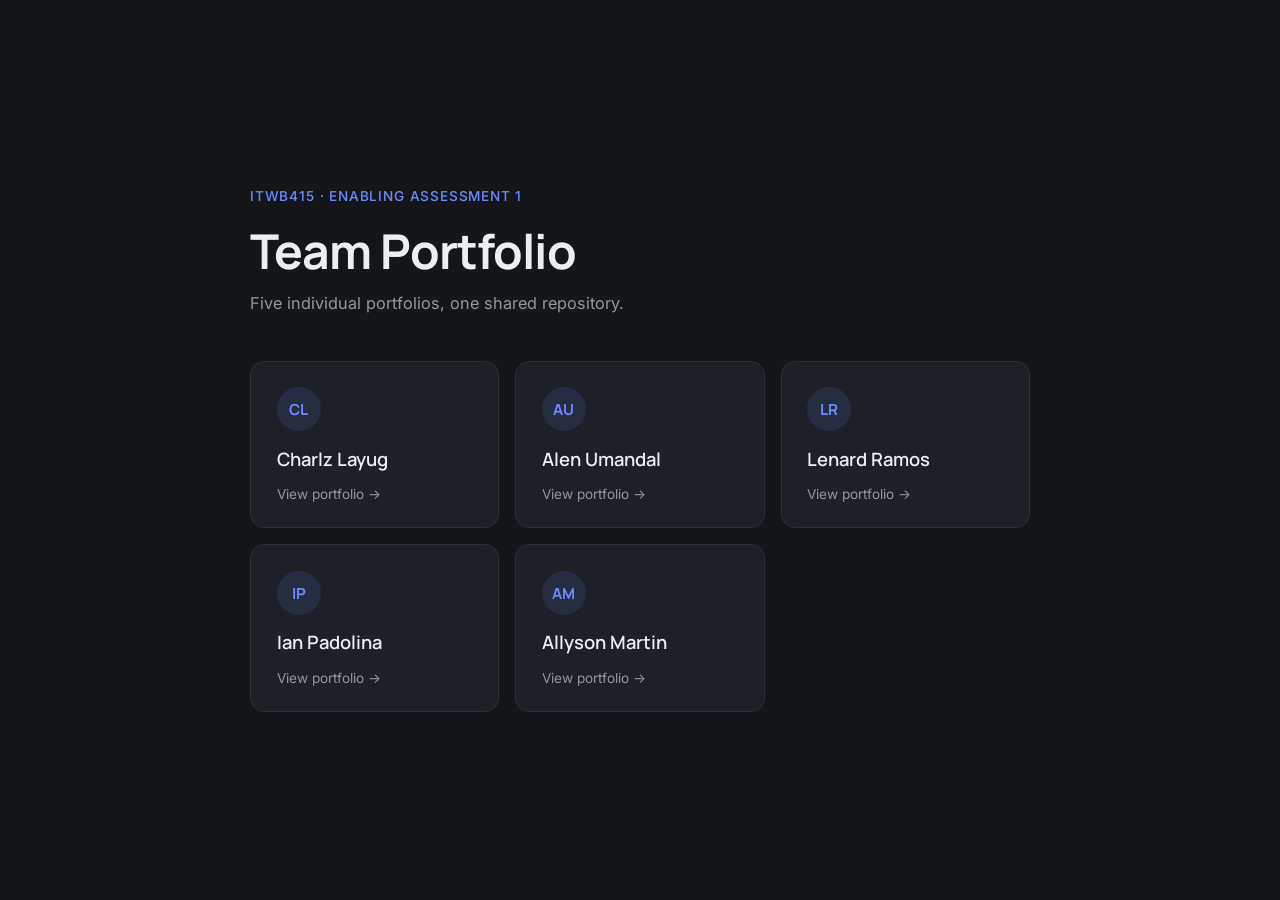
<file: index.html>
<!DOCTYPE html>
<html lang="en">
<head>
<meta charset="UTF-8">
<meta name="viewport" content="width=device-width, initial-scale=1.0">
<title>Enabling Assessment 1 | Team Portfolio</title>
<link rel="preconnect" href="https://fonts.googleapis.com">
<link rel="preconnect" href="https://fonts.gstatic.com" crossorigin>
<link href="https://fonts.googleapis.com/css2?family=Manrope:wght@400;500;600;700&family=Inter:wght@400;500&display=swap" rel="stylesheet">
<link rel="stylesheet" href="style.css">
</head>
<body>

  <main class="landing">
    <header class="landing-head">
      <p class="tag">ITWB415 · Enabling Assessment 1</p>
      <h1>Team Portfolio</h1>
      <p class="sub">Five individual portfolios, one shared repository.</p>
    </header>

    <div class="member-grid">
      <a class="member-card" href="Layug-Charlz/index.html">
        <span class="initials">CL</span>
        <span class="member-name">Charlz Layug</span>
        <span class="visit">View portfolio &rarr;</span>
      </a>

      <a class="member-card" href="Umandal-Alen/index.html">
        <span class="initials">AU</span>
        <span class="member-name">Alen Umandal</span>
        <span class="visit">View portfolio &rarr;</span>
      </a>

      <a class="member-card" href="Ramos-File/index.html">
        <span class="initials">LR</span>
        <span class="member-name">Lenard Ramos</span>
        <span class="visit">View portfolio &rarr;</span>
      </a>

      <a class="member-card" href="Padolina-IanCharles/index.html">
        <span class="initials">IP</span>
        <span class="member-name">Ian Padolina</span>
        <span class="visit">View portfolio &rarr;</span>
      </a>

      <a class="member-card" href="Martin-Allyson/index.html">
        <span class="initials">AM</span>
        <span class="member-name">Allyson Martin</span>
        <span class="visit">View portfolio &rarr;</span>
      </a>
    </div>
  </main>

</body>
</html>
</file>
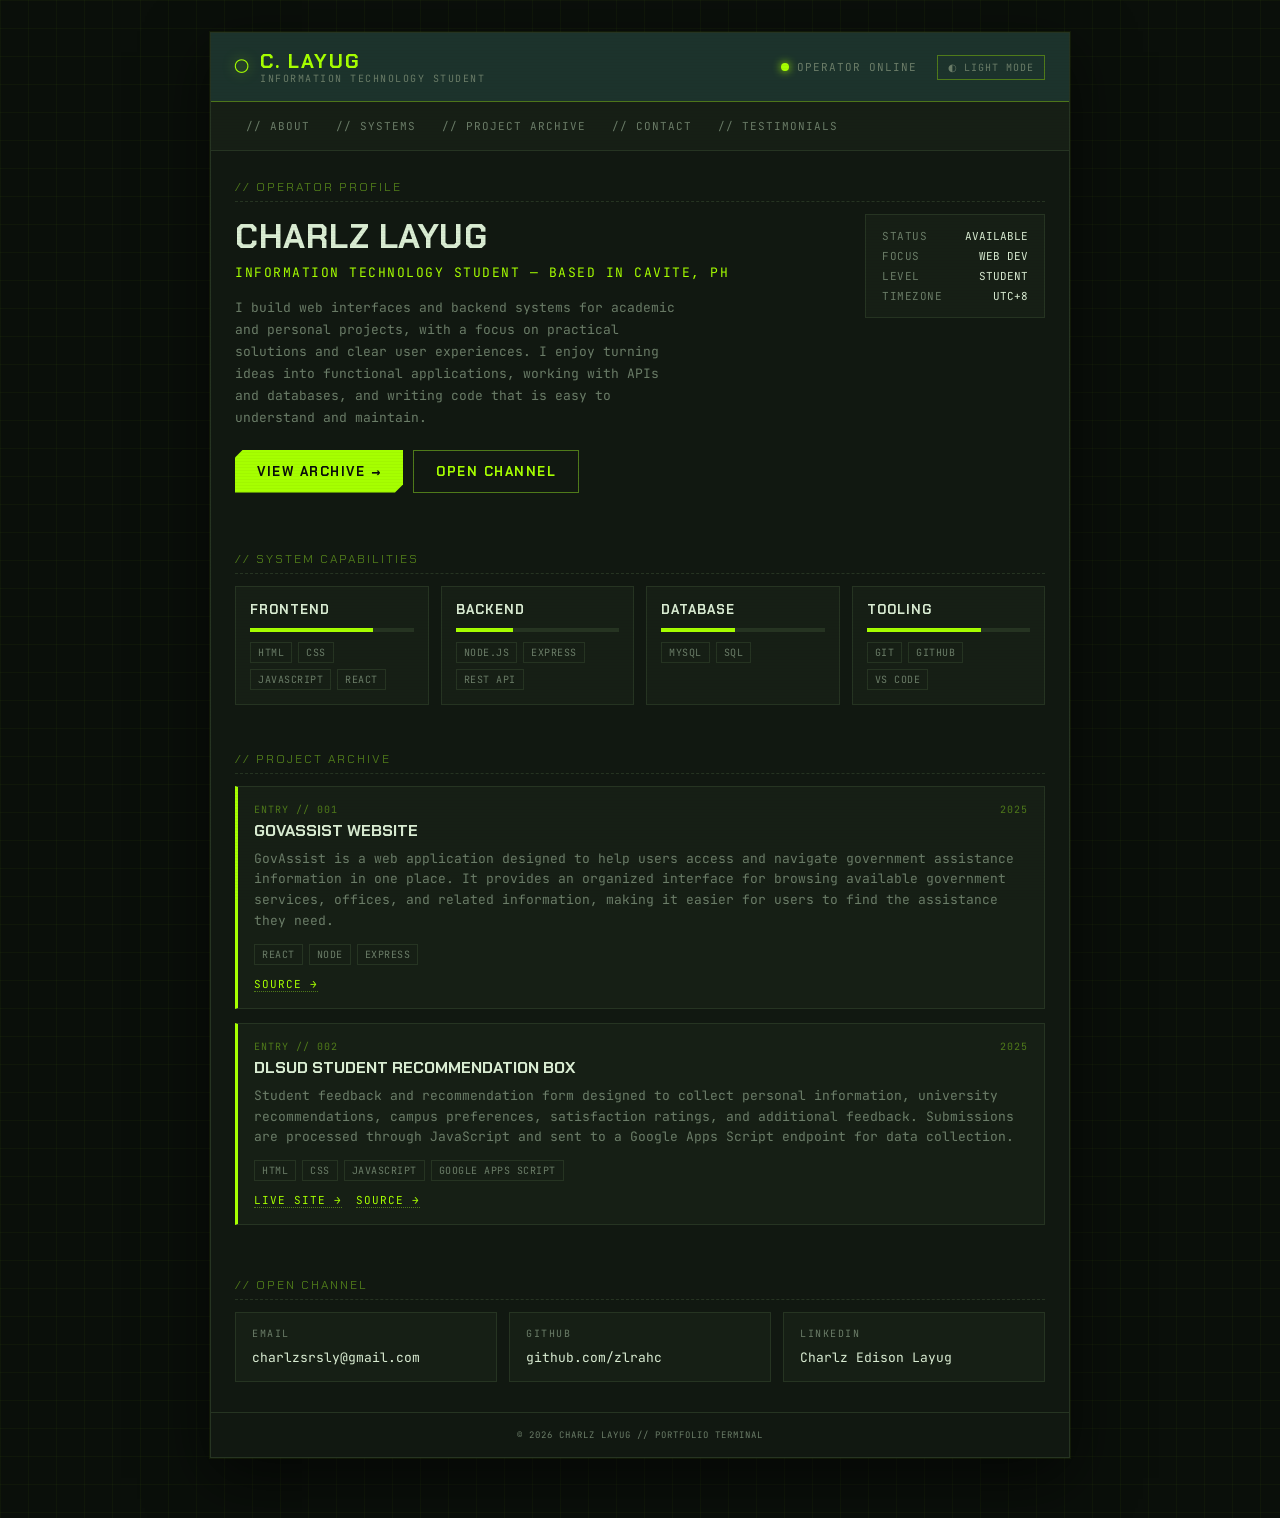
<file: Layug-Charlz/index.html>
<!DOCTYPE html>
<html lang="en">

<head>
    <meta charset="UTF-8">
    <title>OPERATOR FILE // Portfolio Terminal</title>
    <meta name="viewport" content="width=device-width, initial-scale=1.0">
    <link rel="preconnect" href="https://fonts.googleapis.com">
    <link
        href="https://fonts.googleapis.com/css2?family=Chakra+Petch:wght@500;600;700&family=JetBrains+Mono:wght@400;500;700&display=swap"
        rel="stylesheet">
    <link rel="stylesheet" href="style.css">
</head>

<body>
    <div class="crt-overlay"></div>

    <div class="terminal">
        <!-- ================= HEADER ================= -->
        <header class="corp-bar">
            <div class="corp-id">
                <span class="corp-mark">&#9711;</span>
                <div class="corp-name-block">
                    <span class="corp-name">C. LAYUG</span>
                    <span class="corp-tagline">INFORMATION TECHNOLOGY STUDENT</span>
                </div>
            </div>
            <div class="corp-status">
                <span class="status-dot"></span>
                OPERATOR ONLINE
                <button type="button" id="themeToggle" class="theme-toggle" aria-pressed="false">
                    <span class="theme-toggle-icon">&#9680;</span>
                    <span class="theme-toggle-label">LIGHT MODE</span>
                </button>
            </div>
        </header>

        <nav class="corp-nav">
            <a href="#about">// ABOUT</a>
            <a href="#systems">// SYSTEMS</a>
            <a href="#archive">// PROJECT ARCHIVE</a>
            <a href="#contact">// CONTACT</a>
            <a href="testimonials.html">// TESTIMONIALS</a>
        </nav>

        <!-- ================= HERO ================= -->
        <section class="panel hero-section" id="about">
            <div class="module-label">// OPERATOR PROFILE</div>
            <div class="hero-grid">
                <div>
                    <h1 class="hero-name">CHARLZ LAYUG</h1>
                    <p class="hero-role">INFORMATION TECHNOLOGY STUDENT &mdash; BASED IN CAVITE, PH</p>
                    <p class="hero-bio">
                        I build web interfaces and backend systems for academic and personal 
                        projects, with a focus on practical solutions and clear user experiences. 
                        I enjoy turning ideas into functional applications, working with APIs 
                        and databases, and writing code that is easy to understand and maintain.
                    </p>
                    <div class="hero-actions">
                        <a class="btn" href="#archive">VIEW ARCHIVE &#8594;</a>
                        <a class="btn btn-ghost" href="#contact">OPEN CHANNEL</a>
                    </div>
                </div>
                <div class="hero-clearance">
                    <dl>
                        <dt>STATUS</dt>
                        <dd>AVAILABLE</dd>
                        <dt>FOCUS</dt>
                        <dd>WEB DEV</dd>
                        <dt>LEVEL</dt>
                        <dd>STUDENT</dd>
                        <dt>TIMEZONE</dt>
                        <dd>UTC+8</dd>
                    </dl>
                </div>
            </div>
        </section>

        <!-- ================= SKILLS / SYSTEMS ================= -->
        <section class="panel" id="systems">
            <div class="module-label">// SYSTEM CAPABILITIES</div>
            <div class="skills-grid">
                <div class="skill-card">
                    <h3>FRONTEND</h3>
                    <div class="skill-bar-track">
                        <div class="skill-bar-fill" style="width: 75%;"></div>
                    </div>
                    <div class="skill-tags">
                        <span class="tag">HTML</span>
                        <span class="tag">CSS</span>
                        <span class="tag">JAVASCRIPT</span>
                        <span class="tag">REACT</span>
                    </div>
                </div>

                <div class="skill-card">
                    <h3>BACKEND</h3>
                    <div class="skill-bar-track">
                        <div class="skill-bar-fill" style="width: 35%;"></div>
                    </div>
                    <div class="skill-tags">
                        <span class="tag">NODE.JS</span>
                        <span class="tag">EXPRESS</span>
                        <span class="tag">REST API</span>
                    </div>
                </div>

                <div class="skill-card">
                    <h3>DATABASE</h3>
                    <div class="skill-bar-track">
                        <div class="skill-bar-fill" style="width: 45%;"></div>
                    </div>
                    <div class="skill-tags">
                        <span class="tag">MYSQL</span>
                        <span class="tag">SQL</span>
                    </div>
                </div>

                <div class="skill-card">
                    <h3>TOOLING</h3>
                    <div class="skill-bar-track">
                        <div class="skill-bar-fill" style="width: 70%;"></div>
                    </div>
                    <div class="skill-tags">
                        <span class="tag">GIT</span>
                        <span class="tag">GITHUB</span>
                        <span class="tag">VS CODE</span>
                    </div>
                </div>
            </div>
        </section>

        <!-- ================= PROJECT ARCHIVE ================= -->
        <section class="panel archive-module" id="archive">
            <div class="module-label">// PROJECT ARCHIVE</div>
            <div class="specimen-list">
                <article class="specimen">
                    <div class="specimen-head">
                        <span class="specimen-id">ENTRY // 001</span>
                        <span class="specimen-id">2025</span>
                    </div>
                    <h3>GOVASSIST WEBSITE</h3>
                    <p>GovAssist is a web application designed to help users access and 
                        navigate government assistance information in one place. 
                        It provides an organized interface for browsing available government 
                        services, offices, and related information, making it easier for 
                        users to find the assistance they need.</p>
                    <div class="specimen-meta">
                        <span class="tag">REACT</span>
                        <span class="tag">NODE</span>
                        <span class="tag">EXPRESS</span>
                    </div>
                    <div class="specimen-links">
                        <a href="https://github.com/zlrahc/government-assistance-website">SOURCE &#8594;</a>
                    </div>
                </article>

                <article class="specimen">
                    <div class="specimen-head">
                        <span class="specimen-id">ENTRY // 002</span>
                        <span class="specimen-id">2025</span>
                    </div>

                    <h3>DLSUD STUDENT RECOMMENDATION BOX</h3>

                    <p>Student feedback and recommendation form designed to collect
                        personal information, university recommendations, campus preferences,
                        satisfaction ratings, and additional feedback. Submissions are
                        processed through JavaScript and sent to a Google Apps Script endpoint
                        for data collection.</p>

                    <div class="specimen-meta">
                        <span class="tag">HTML</span>
                        <span class="tag">CSS</span>
                        <span class="tag">JAVASCRIPT</span>
                        <span class="tag">GOOGLE APPS SCRIPT</span>
                    </div>

                    <div class="specimen-links">
                        <a href="https://zlrahc.github.io/survey-form/">LIVE SITE &#8594;</a>
                        <a href="https://github.com/zlrahc/survey-form">SOURCE &#8594;</a>
                    </div>
                </article>
            </div>
        </section>

        <!-- ================= CONTACT ================= -->
        <section class="panel contact-module" id="contact">
            <div class="module-label">// OPEN CHANNEL</div>
            <div class="contact-grid">
                <div class="contact-card">
                    <span class="label">EMAIL</span>
                    <a href="mailto:charlzsrsly@gmail.com">charlzsrsly@gmail.com</a>
                </div>
                <div class="contact-card">
                    <span class="label">GITHUB</span>
                    <a href="https://github.com/zlrahc">github.com/zlrahc</a>
                </div>
                <div class="contact-card">
                    <span class="label">LINKEDIN</span>
                    <a href="https://linkedin.com/in/charlz-edison-layug-2a43813b9/">Charlz Edison Layug</a>
                </div>
            </div>
        </section>

        <!-- ================= FOOTER ================= -->
        <footer class="corp-footer">
            &#169; 2026 CHARLZ LAYUG // PORTFOLIO TERMINAL
        </footer>
    </div>
    <script src="script.js"></script>
</body>

</html>
</file>
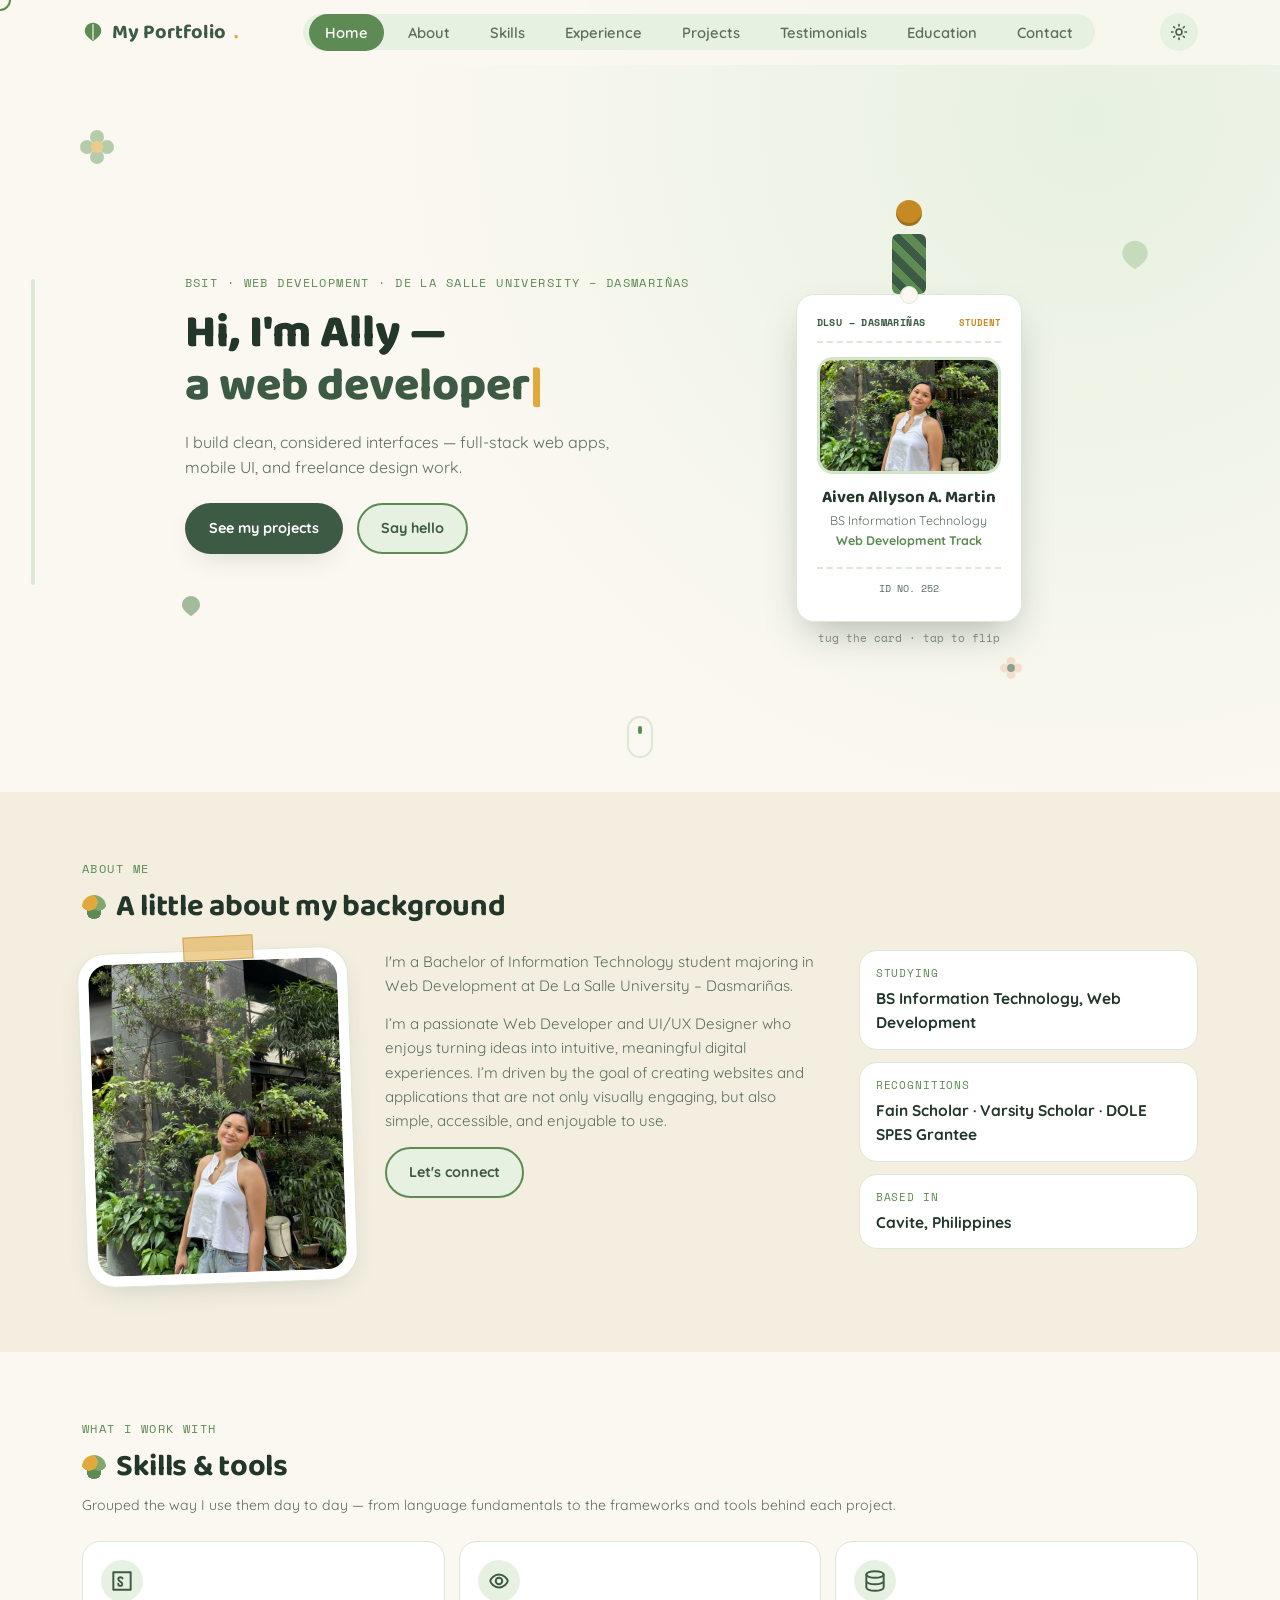
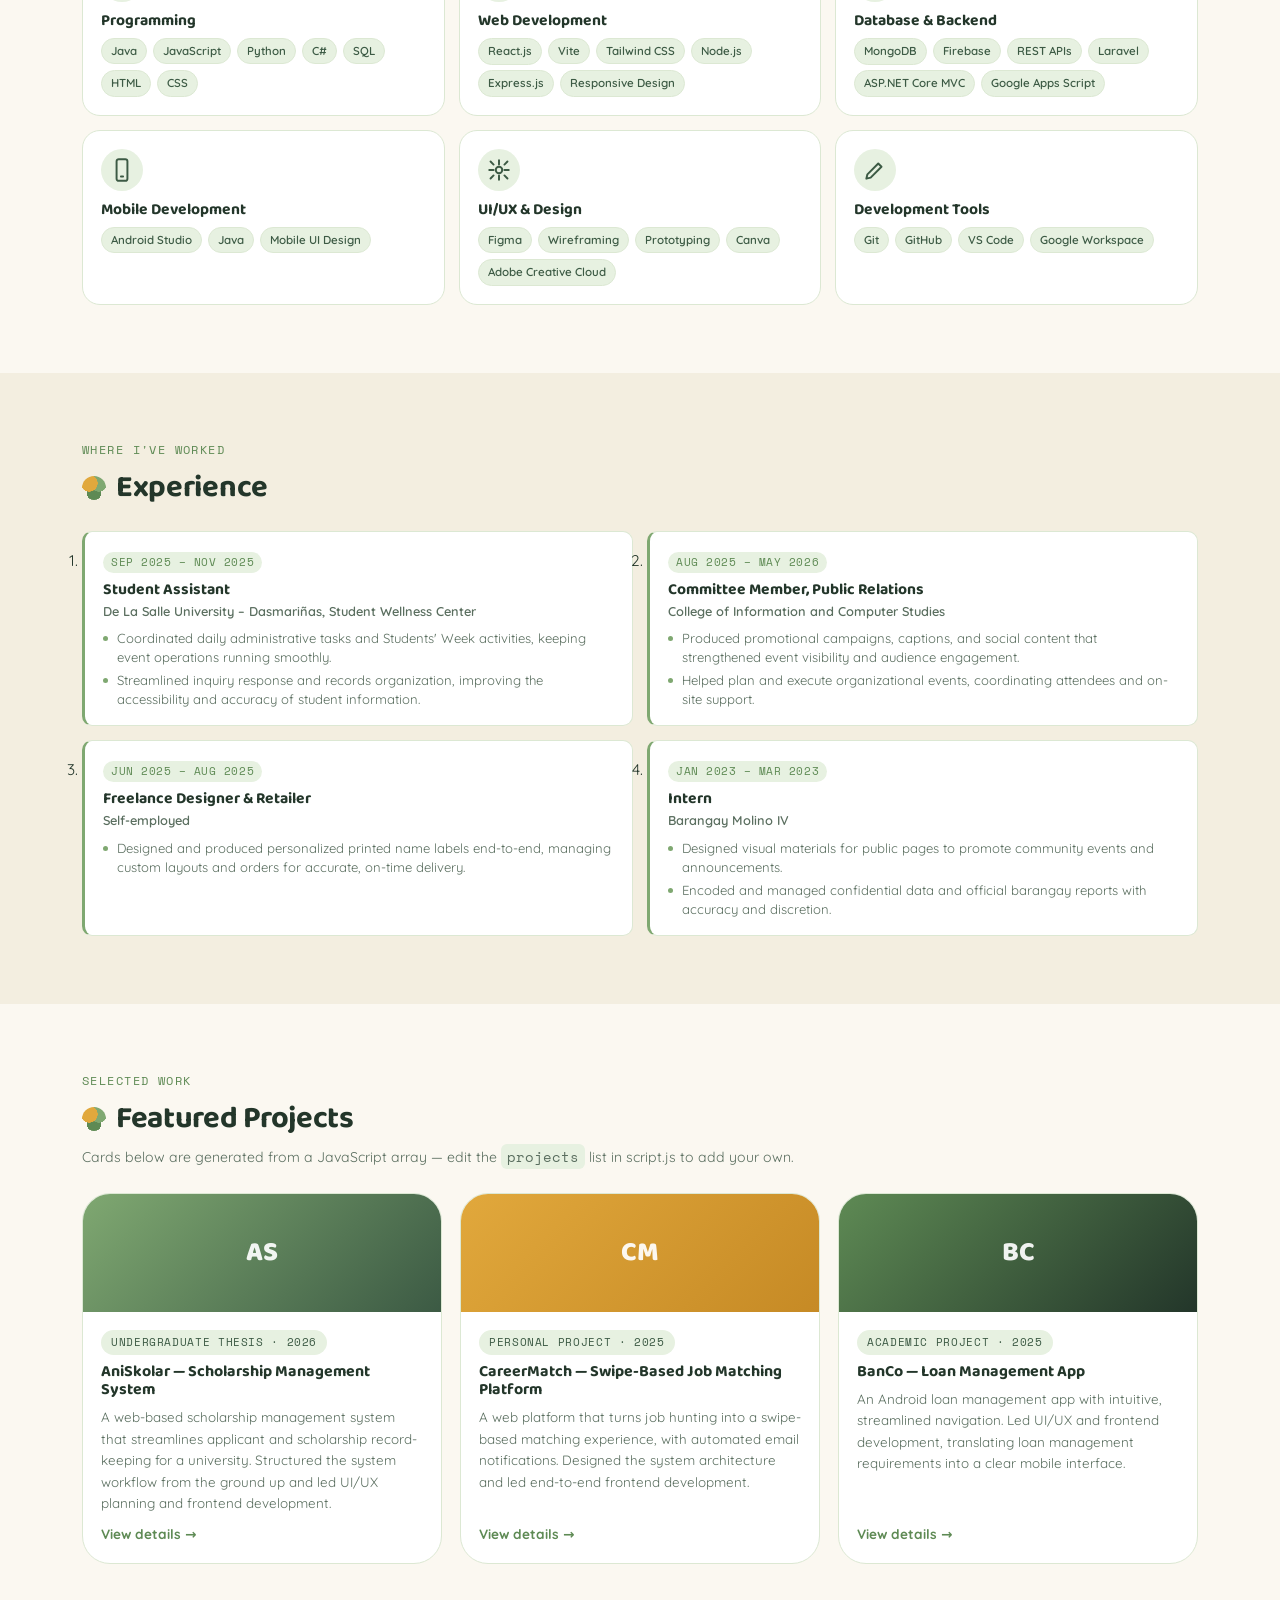
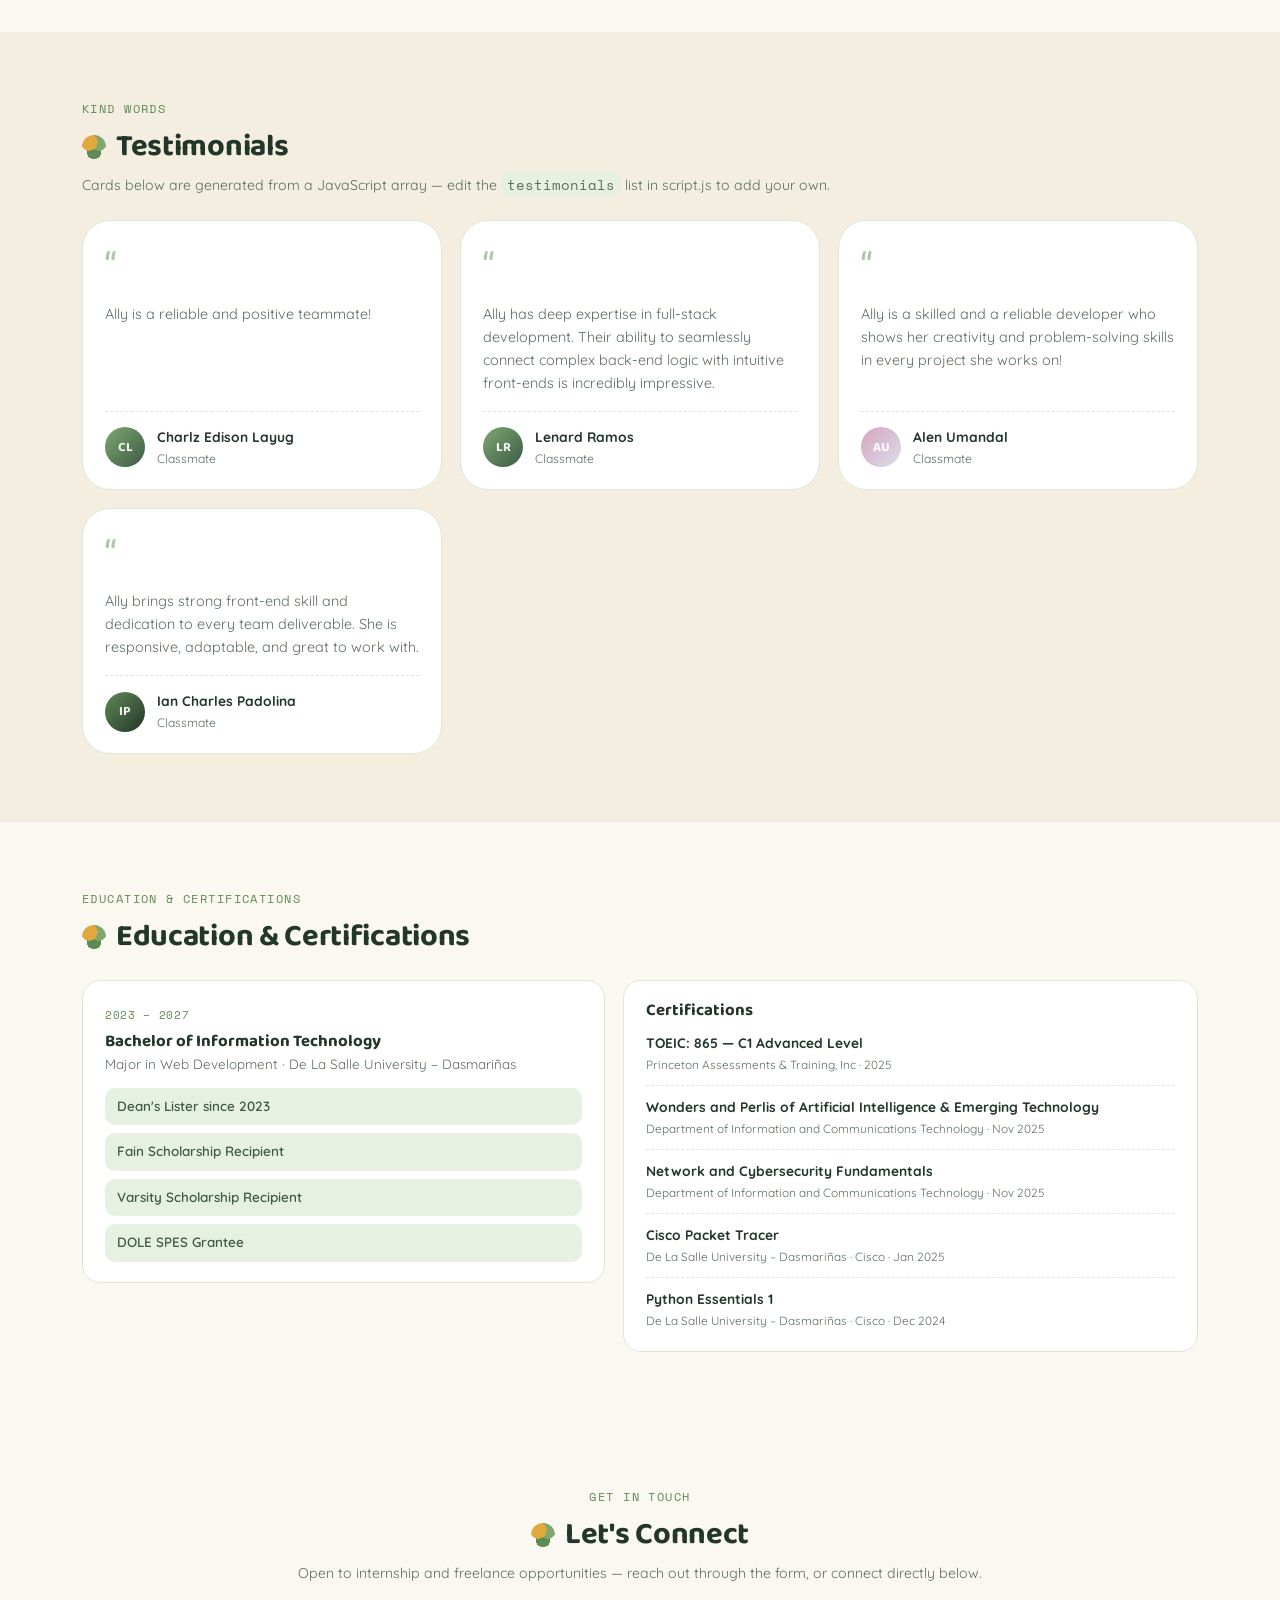
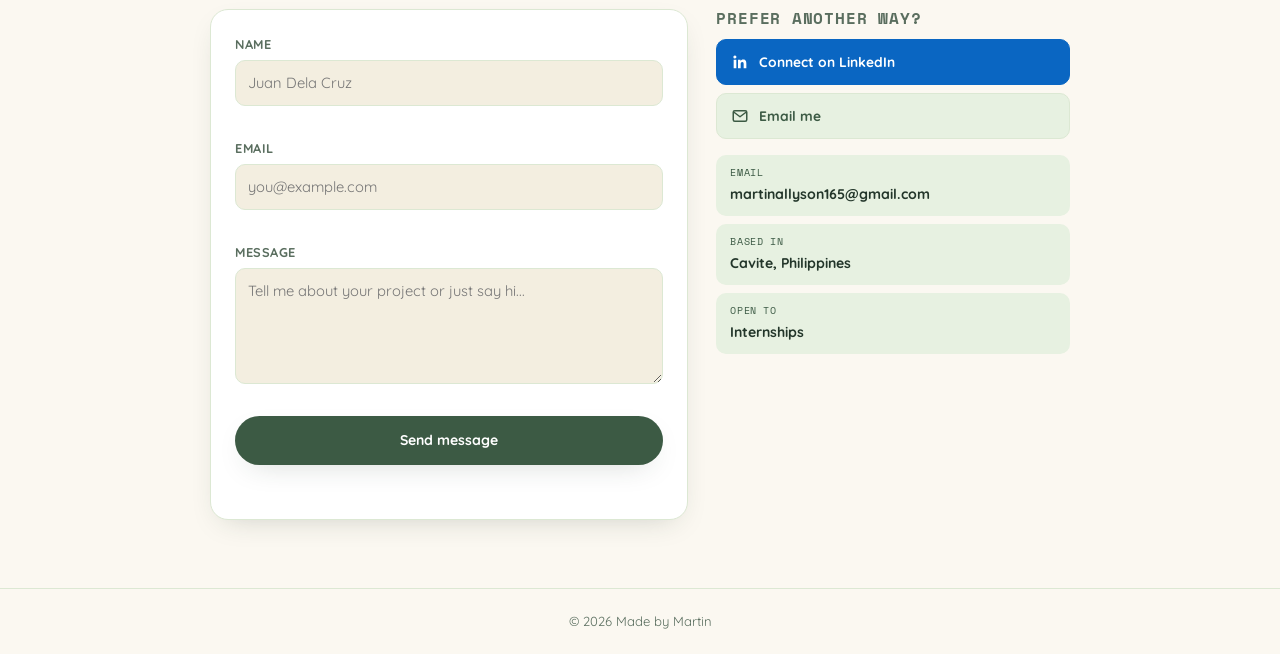
<file: Martin-Allyson/index.html>
<!DOCTYPE html>
<html lang="en">
<head>
  <meta charset="UTF-8" />
  <meta name="viewport" content="width=device-width, initial-scale=1.0" />
  <title>Aiven Allyson Martin — Portfolio</title>
  <meta name="description" content="Portfolio of Aiven Allyson A. Martin — BSIT Web Development student at De La Salle University-Dasmariñas" />

  <link rel="preconnect" href="https://fonts.googleapis.com">
  <link rel="preconnect" href="https://fonts.gstatic.com" crossorigin>
  <link href="https://fonts.googleapis.com/css2?family=Baloo+2:wght@500;600;700;800&family=Quicksand:wght@400;500;600;700&family=Space+Mono:wght@400;700&display=swap" rel="stylesheet">

  <link rel="stylesheet" href="styles.css" />
</head>
<body>

  <div class="cursor-dot" id="cursorDot" aria-hidden="true"></div>

  <div class="petals-field" id="petalsField" aria-hidden="true"></div>

  <div class="growth-vine" id="growthVine" aria-hidden="true">
    <div class="growth-vine-track">
      <div class="growth-vine-fill" id="growthVineFill"></div>
    </div>
    <div class="growth-vine-bloom" id="growthVineBloom">
      <svg viewBox="0 0 40 40" width="30" height="30">
        <g fill="var(--marigold)">
          <circle cx="20" cy="10" r="7"/>
          <circle cx="30" cy="20" r="7"/>
          <circle cx="20" cy="30" r="7"/>
          <circle cx="10" cy="20" r="7"/>
        </g>
        <circle cx="20" cy="20" r="6" fill="var(--forest-700)"/>
      </svg>
    </div>
  </div>

  <header class="site-header" id="siteHeader">
    <div class="nav-wrap">
      <a href="#home" class="logo">
        <span class="logo-leaf" aria-hidden="true">
          <svg viewBox="0 0 24 24" width="22" height="22" fill="none" xmlns="http://www.w3.org/2000/svg">
            <path d="M12 2C7 2 3 6 3 11c0 6 9 11 9 11s9-5 9-11c0-5-4-9-9-9Z" fill="currentColor"/>
            <path d="M12 4v16" stroke="#fff" stroke-width="1.2" stroke-linecap="round"/>
          </svg>
        </span>
        My Portfolio<span class="logo-dot">.</span>
      </a>

      <nav class="main-nav" id="mainNav">
        <ul class="nav-links">
          <li><a href="#home" class="nav-link active-link" data-nav>Home</a></li>
          <li><a href="#about" class="nav-link" data-nav>About</a></li>
          <li><a href="#skills" class="nav-link" data-nav>Skills</a></li>
          <li><a href="#experience" class="nav-link" data-nav>Experience</a></li>
          <li><a href="#projects" class="nav-link" data-nav>Projects</a></li>
          <li><a href="#testimonials" class="nav-link" data-nav>Testimonials</a></li>
          <li><a href="#education" class="nav-link" data-nav>Education</a></li>
          <li><a href="#contact" class="nav-link" data-nav>Contact</a></li>
        </ul>
      </nav>

      <div class="nav-controls">
        <button class="theme-toggle" id="themeToggle" aria-label="Toggle dark mode" title="Toggle dark mode">
          <svg class="icon-sun" viewBox="0 0 24 24" width="18" height="18" fill="none" stroke="currentColor" stroke-width="2">
            <circle cx="12" cy="12" r="4"/>
            <path d="M12 2v2M12 20v2M4.9 4.9l1.4 1.4M17.7 17.7l1.4 1.4M2 12h2M20 12h2M4.9 19.1l1.4-1.4M17.7 6.3l1.4-1.4" stroke-linecap="round"/>
          </svg>
          <svg class="icon-moon" viewBox="0 0 24 24" width="18" height="18" fill="none" stroke="currentColor" stroke-width="2">
            <path d="M21 12.8A9 9 0 1 1 11.2 3 7 7 0 0 0 21 12.8Z" stroke-linejoin="round"/>
          </svg>
        </button>

        <button class="hamburger" id="hamburger" aria-label="Open menu" aria-expanded="false" aria-controls="mainNav">
          <span></span>
          <span></span>
          <span></span>
        </button>
      </div>
    </div>
  </header>

  <main>
    <section id="home" class="section hero">
      <div class="hero-decor" aria-hidden="true">
        <span class="parallax-item bloom-1" data-speed="0.25" data-depth="-40">
          <svg viewBox="0 0 40 40" width="40" height="40">
            <g fill="var(--sage-500)"><circle cx="20" cy="10" r="7"/><circle cx="30" cy="20" r="7"/><circle cx="20" cy="30" r="7"/><circle cx="10" cy="20" r="7"/></g>
            <circle cx="20" cy="20" r="6" fill="var(--marigold)"/>
          </svg>
        </span>
        <span class="parallax-item leaf-1" data-speed="0.4" data-depth="-90">
          <svg viewBox="0 0 24 24" width="34" height="34" fill="var(--sage-400)">
            <path d="M12 2C7 2 3 6 3 11c0 6 9 11 9 11s9-5 9-11c0-5-4-9-9-9Z"/>
          </svg>
        </span>
        <span class="parallax-item bloom-2" data-speed="0.15" data-depth="-15">
          <svg viewBox="0 0 40 40" width="26" height="26">
            <g fill="var(--blush)"><circle cx="20" cy="10" r="7"/><circle cx="30" cy="20" r="7"/><circle cx="20" cy="30" r="7"/><circle cx="10" cy="20" r="7"/></g>
            <circle cx="20" cy="20" r="6" fill="var(--forest-700)"/>
          </svg>
        </span>
        <span class="parallax-item leaf-2" data-speed="0.3" data-depth="-65">
          <svg viewBox="0 0 24 24" width="24" height="24" fill="var(--sage-600)">
            <path d="M12 2C7 2 3 6 3 11c0 6 9 11 9 11s9-5 9-11c0-5-4-9-9-9Z"/>
          </svg>
        </span>
      </div>

      <div class="hero-inner">
        <div class="hero-text">
          <p class="eyebrow">BSIT · Web Development · De La Salle University – Dasmariñas</p>
          <h1 class="hero-title">
            Hi, I'm Ally —<br/>
            <span id="typingText" class="typing-text"></span><span class="typing-cursor" aria-hidden="true">|</span>
          </h1>
          <p class="hero-sub">
            I build clean, considered interfaces — full-stack web apps, mobile UI, and freelance design work.
          </p>
          <div class="hero-actions">
            <a href="#projects" class="btn btn-primary">See my projects</a>
            <a href="#contact" class="btn btn-outline">Say hello</a>
          </div>
        </div>

        <div class="id-card-stage">
          <div class="lanyard-clip" aria-hidden="true"></div>
          <div class="id-card-wrapper" id="idCardWrapper">
            <div class="lanyard-strap" aria-hidden="true"></div>

            <div class="id-card" id="idCard">
              <div class="id-card-inner" id="idCardInner">

                <div class="id-card-face id-card-front">
                  <div class="id-card-header">
                    <span class="id-card-school">DLSU – DASMARIÑAS</span>
                    <span class="id-card-type">STUDENT </span>
                  </div>
                  <div class="id-card-photo">
                    <img src="assets/profile.png" alt="Aiven Allyson A. Martin" />
                  </div>
                  <div class="id-card-info">
                    <h3>Aiven Allyson A. Martin</h3>
                    <p>BS Information Technology</p>
                    <p class="id-card-track">Web Development Track</p>
                  </div>
                  <div class="id-card-footer">
                    <span class="id-card-id">ID NO. 252</span>
                  </div>
                  <span class="id-card-hint">tug the card &middot; tap to flip</span>
                </div>

                <div class="id-card-face id-card-back">
                  <div class="id-card-header">
                    <span class="id-card-school">Goodluck forgetting my eyes</span>
                  
                  </div>
                  <ul class="id-card-back-list">
                    <li><span>Focus</span>Web Development &amp; UI/UX Design</li>
                    <li><span>Currently</span>Open to internships</li>
                    <li><span>Reach me</span>martinallyson165@gmail.com</li>
                  </ul>
                  <div class="id-card-signature">
                    <span>Signed,</span>
                    <em>Ally</em>
                  </div>
                  <span class="id-card-hint">tap to flip back</span>
                </div>

              </div>
            </div>
          </div>
        </div>

      </div>
      <a href="#about" class="scroll-cue" aria-label="Scroll to About section">
        <span></span>
      </a>
    </section>

    <section id="about" class="section about">
      <div class="section-inner">
        <p class="eyebrow">About me</p>
        <h2 class="section-title"><span class="bloom-icon" aria-hidden="true"></span>A little about my background</h2>

        <div class="about-grid">
          <div class="about-photo" data-reveal>
            <div class="about-photo-frame">
              <img src="assets/ally.jpg" alt="Aiven Allyson A. Martin smiling outdoors" />
            </div>
            <span class="about-photo-tape" aria-hidden="true"></span>
          </div>

          <div class="about-copy" data-reveal style="--i:1">
            <p>
              I'm a Bachelor of Information Technology student majoring in Web Development at
              De La Salle University – Dasmariñas. 
            </p>
            <p>
              I’m a passionate Web Developer and UI/UX Designer who enjoys turning ideas into intuitive, meaningful digital experiences. 
              I’m driven by the goal of creating websites and applications 
              that are not only visually engaging, but also simple, accessible, and enjoyable to use.
            </p>
            <div class="about-actions">
              <a href="#contact" class="btn btn-outline">Let's connect</a>
              
            </div>
          </div>

          <ul class="about-facts" data-reveal style="--i:2">
    
            <li>
              <span class="fact-label">Studying</span>
              <span class="fact-value">BS Information Technology, Web Development </span>
            </li>
            <li>
              <span class="fact-label">Recognitions</span>
              <span class="fact-value">Fain Scholar &middot; Varsity Scholar &middot; DOLE SPES Grantee</span>
            </li>
            <li>
              <span class="fact-label">Based in</span>
              <span class="fact-value">Cavite, Philippines</span>
            </li>
          </ul>
        </div>
      </div>
    </section>

    <section id="skills" class="section skills">
      <div class="section-inner">
        <p class="eyebrow">What I work with</p>
        <h2 class="section-title"><span class="bloom-icon" aria-hidden="true"></span>Skills &amp; tools</h2>
        <p class="section-note">Grouped the way I use them day to day — from language fundamentals to the frameworks and tools behind each project.</p>

        <div class="skills-grid" id="skillsGrid">

          <div class="skill-card" data-reveal style="--i:0">
            <span class="skill-icon" aria-hidden="true">
              <svg viewBox="0 0 24 24" width="26" height="26" fill="none" stroke="currentColor" stroke-width="1.8">
                <path d="M4 4h16v16H4V4Z" stroke-linejoin="round"/>
                <path d="M8.5 14.5c0 1.4 1 2 2 2s1.7-.6 1.7-1.7c0-2.4-3.6-1.9-3.6-4.5 0-1.1.9-1.8 2-1.8.9 0 1.6.4 1.9 1.1" stroke-linecap="round"/>
              </svg>
            </span>
            <h3>Programming</h3>
            <ul class="skill-tags">
              <li>Java</li><li>JavaScript</li><li>Python</li><li>C#</li><li>SQL</li><li>HTML</li><li>CSS</li>
            </ul>
          </div>

          <div class="skill-card" data-reveal style="--i:1">
            <span class="skill-icon" aria-hidden="true">
              <svg viewBox="0 0 24 24" width="26" height="26" fill="none" stroke="currentColor" stroke-width="1.8">
                <circle cx="12" cy="12" r="3"/>
                <path d="M4 12c0-2 3.6-6 8-6s8 4 8 6-3.6 6-8 6-8-4-8-6Z"/>
              </svg>
            </span>
            <h3>Web Development</h3>
            <ul class="skill-tags">
              <li>React.js</li><li>Vite</li><li>Tailwind CSS</li><li>Node.js</li><li>Express.js</li><li>Responsive Design</li>
            </ul>
          </div>

          <div class="skill-card" data-reveal style="--i:2">
            <span class="skill-icon" aria-hidden="true">
              <svg viewBox="0 0 24 24" width="26" height="26" fill="none" stroke="currentColor" stroke-width="1.8">
                <ellipse cx="12" cy="6" rx="8" ry="3"/>
                <path d="M4 6v6c0 1.7 3.6 3 8 3s8-1.3 8-3V6M4 12v6c0 1.7 3.6 3 8 3s8-1.3 8-3v-6" stroke-linecap="round"/>
              </svg>
            </span>
            <h3>Database &amp; Backend</h3>
            <ul class="skill-tags">
              <li>MongoDB</li><li>Firebase</li><li>REST APIs</li><li>Laravel</li><li>ASP.NET Core MVC</li><li>Google Apps Script</li>
            </ul>
          </div>

          <div class="skill-card" data-reveal style="--i:3">
            <span class="skill-icon" aria-hidden="true">
              <svg viewBox="0 0 24 24" width="26" height="26" fill="none" stroke="currentColor" stroke-width="1.8">
                <rect x="7" y="2" width="10" height="20" rx="2"/>
                <path d="M11 18h2" stroke-linecap="round"/>
              </svg>
            </span>
            <h3>Mobile Development</h3>
            <ul class="skill-tags">
              <li>Android Studio</li><li>Java</li><li>Mobile UI Design</li>
            </ul>
          </div>

          <div class="skill-card" data-reveal style="--i:4">
            <span class="skill-icon" aria-hidden="true">
              <svg viewBox="0 0 24 24" width="26" height="26" fill="none" stroke="currentColor" stroke-width="1.8">
                <path d="M12 3v4M12 17v4M4.2 4.2l2.8 2.8M17 17l2.8 2.8M3 12h4M17 12h4M4.2 19.8L7 17M17 7l2.8-2.8" stroke-linecap="round"/>
                <circle cx="12" cy="12" r="3"/>
              </svg>
            </span>
            <h3>UI/UX &amp; Design</h3>
            <ul class="skill-tags">
              <li>Figma</li><li>Wireframing</li><li>Prototyping</li><li>Canva</li><li>Adobe Creative Cloud</li>
            </ul>
          </div>

          <div class="skill-card" data-reveal style="--i:5">
            <span class="skill-icon" aria-hidden="true">
              <svg viewBox="0 0 24 24" width="26" height="26" fill="none" stroke="currentColor" stroke-width="1.8">
                <path d="M4 20l4-1 10-10-3-3L5 16l-1 4Z" stroke-linejoin="round"/>
              </svg>
            </span>
            <h3>Development Tools</h3>
            <ul class="skill-tags">
              <li>Git</li><li>GitHub</li><li>VS Code</li><li>Google Workspace</li>
            </ul>
          </div>

        </div>
      </div>
    </section>

    <section id="experience" class="section experience">
      <div class="section-inner">
        <p class="eyebrow">Where I've worked</p>
        <h2 class="section-title"><span class="bloom-icon" aria-hidden="true"></span>Experience</h2>

        <ol class="timeline">
          <li class="timeline-item" data-reveal style="--i:0">
            <div class="timeline-node" aria-hidden="true"></div>
            <div class="timeline-card">
              <span class="timeline-date">Sep 2025 – Nov 2025</span>
              <h3>Student Assistant</h3>
              <p class="timeline-org">De La Salle University – Dasmariñas, Student Wellness Center</p>
              <ul>
                <li>Coordinated daily administrative tasks and Students' Week activities, keeping event operations running smoothly.</li>
                <li>Streamlined inquiry response and records organization, improving the accessibility and accuracy of student information.</li>
              </ul>
            </div>
          </li>

          <li class="timeline-item" data-reveal style="--i:1">
            <div class="timeline-node" aria-hidden="true"></div>
            <div class="timeline-card">
              <span class="timeline-date">Aug 2025 – May 2026</span>
              <h3>Committee Member, Public Relations</h3>
              <p class="timeline-org">College of Information and Computer Studies</p>
              <ul>
                <li>Produced promotional campaigns, captions, and social content that strengthened event visibility and audience engagement.</li>
                <li>Helped plan and execute organizational events, coordinating attendees and on-site support.</li>
              </ul>
            </div>
          </li>

          <li class="timeline-item" data-reveal style="--i:2">
            <div class="timeline-node" aria-hidden="true"></div>
            <div class="timeline-card">
              <span class="timeline-date">Jun 2025 – Aug 2025</span>
              <h3>Freelance Designer &amp; Retailer</h3>
              <p class="timeline-org">Self-employed</p>
              <ul>
                <li>Designed and produced personalized printed name labels end-to-end, managing custom layouts and orders for accurate, on-time delivery.</li>
              </ul>
            </div>
          </li>

          <li class="timeline-item" data-reveal style="--i:3">
            <div class="timeline-node" aria-hidden="true"></div>
            <div class="timeline-card">
              <span class="timeline-date">Jan 2023 – Mar 2023</span>
              <h3>Intern</h3>
              <p class="timeline-org">Barangay Molino IV</p>
              <ul>
                <li>Designed visual materials for public pages to promote community events and announcements.</li>
                <li>Encoded and managed confidential data and official barangay reports with accuracy and discretion.</li>
              </ul>
            </div>
          </li>
        </ol>
      </div>
    </section>

    <section id="projects" class="section projects">
      <div class="section-inner">
        <p class="eyebrow">Selected work</p>
        <h2 class="section-title"><span class="bloom-icon" aria-hidden="true"></span>Featured Projects</h2>
        <p class="section-note">Cards below are generated from a JavaScript array — edit the <code>projects</code> list in script.js to add your own.</p>

        <div class="projects-grid" id="projectsGrid"></div>
      </div>
    </section>

    <section id="testimonials" class="section testimonials">
      <div class="section-inner">
        <p class="eyebrow">Kind words</p>
        <h2 class="section-title"><span class="bloom-icon" aria-hidden="true"></span>Testimonials</h2>
        <p class="section-note">Cards below are generated from a JavaScript array — edit the <code>testimonials</code> list in script.js to add your own.</p>

        <div class="testimonials-grid" id="testimonialsGrid"></div>
      </div>
    </section>

    <section id="education" class="section education">
      <div class="section-inner">
        <p class="eyebrow">Education &amp; certifications</p>
        <h2 class="section-title"><span class="bloom-icon" aria-hidden="true"></span>Education &amp; Certifications</h2>

        <div class="education-grid">
          <div class="education-card" data-reveal>
            <span class="education-year">2023 – 2027</span>
            <h3>Bachelor of Information Technology</h3>
            <p class="education-org">Major in Web Development &middot; De La Salle University – Dasmariñas</p>
            <ul class="education-highlights">
              <li>Dean's Lister since 2023</li>
              <li>Fain Scholarship Recipient</li>
              <li>Varsity Scholarship Recipient</li>
              <li>DOLE SPES Grantee</li>
            </ul>
          </div>

          <div class="certifications-card" data-reveal style="--i:1">
            <h3>Certifications</h3>
            <ul class="certifications-list">
              <li>
                <span class="cert-name">TOEIC: 865 — C1 Advanced Level</span>
                <span class="cert-meta">Princeton Assessments &amp; Training, Inc &middot; 2025</span>
              </li>
              <li>
                <span class="cert-name">Wonders and Perlis of Artificial Intelligence &amp; Emerging Technology</span>
                <span class="cert-meta">Department of Information and Communications Technology &middot; Nov 2025</span>
              </li>
              <li>
                <span class="cert-name">Network and Cybersecurity Fundamentals</span>
                <span class="cert-meta">Department of Information and Communications Technology &middot; Nov 2025</span>
              </li>
              <li>
                <span class="cert-name">Cisco Packet Tracer</span>
                <span class="cert-meta">De La Salle University – Dasmariñas &middot; Cisco &middot; Jan 2025</span>
              </li>
              <li>
                <span class="cert-name">Python Essentials 1</span>
                <span class="cert-meta">De La Salle University – Dasmariñas &middot; Cisco &middot; Dec 2024</span>
              </li>
            </ul>
          </div>
        </div>
      </div>
    </section>

    <section id="contact" class="section contact">
      <div class="section-inner">
        <p class="eyebrow">Get in touch</p>
        <h2 class="section-title"><span class="bloom-icon" aria-hidden="true"></span>Let's Connect</h2>
        <p class="section-note">Open to internship and freelance opportunities — reach out through the form, or connect directly below.</p>

        <div class="contact-grid">
          <form id="contactForm" class="contact-form" novalidate data-reveal>
            <div class="form-field">
              <label for="name">Name</label>
              <input type="text" id="name" name="name" placeholder="Juan Dela Cruz" autocomplete="name" />
              <span class="field-error" id="nameError"></span>
            </div>

            <div class="form-field">
              <label for="email">Email</label>
              <input type="email" id="email" name="email" placeholder="you@example.com" autocomplete="email" />
              <span class="field-error" id="emailError"></span>
            </div>

            <div class="form-field">
              <label for="message">Message</label>
              <textarea id="message" name="message" rows="4" placeholder="Tell me about your project or just say hi..."></textarea>
              <span class="field-error" id="messageError"></span>
            </div>

            <button type="submit" class="btn btn-primary btn-block">Send message</button>

            <p class="form-status" id="formStatus" role="status" aria-live="polite"></p>
          </form>

          <div class="contact-side" data-reveal style="--i:1">
            <h3>Prefer another way?</h3>

            <div class="social-buttons">
                <a href="https://www.linkedin.com/in/allysonmartin-908914392/" target="_blank" rel="noopener" class="social-btn social-btn-linkedin" id="linkedinLink">
                <svg viewBox="0 0 24 24" width="20" height="20" fill="currentColor"><path d="M20.45 20.45h-3.56v-5.57c0-1.33-.02-3.04-1.85-3.04-1.85 0-2.14 1.45-2.14 2.94v5.67H9.34V9h3.42v1.56h.05c.48-.9 1.64-1.85 3.38-1.85 3.6 0 4.27 2.37 4.27 5.46v6.28ZM5.34 7.43a2.07 2.07 0 1 1 0-4.13 2.07 2.07 0 0 1 0 4.13ZM7.12 20.45H3.56V9h3.56v11.45Z"/></svg>
                <span>Connect on LinkedIn</span>
              </a>


              <a href="mailto:martinallyson165@gmail.com" class="social-btn social-btn-email">
                <svg viewBox="0 0 24 24" width="20" height="20" fill="none" stroke="currentColor" stroke-width="2"><rect x="3" y="5" width="18" height="14" rx="2"/><path d="m4 7 8 6 8-6" stroke-linecap="round" stroke-linejoin="round"/></svg>
                <span>Email me</span>
              </a>
            </div>

            <ul class="contact-list">
              <li>
                <span class="contact-label">Email</span>
                <a class="contact-value contact-link" href="mailto:martinallyson165@gmail.com">martinallyson165@gmail.com</a>
              </li>
              <li>
                <span class="contact-label">Based in</span>
                <span class="contact-value">Cavite, Philippines</span>
              </li>
              <li>
                <span class="contact-label">Open to</span>
                <span class="contact-value">Internships </span>
              </li>
            </ul>
          </div>
        </div>
      </div>
    </section>
  </main>

  <footer class="site-footer">
    <p>&copy; <span id="year"></span> Made by Martin</p>
  </footer>

  <button id="backToTop" class="back-to-top" aria-label="Back to top">
    <svg viewBox="0 0 24 24" width="20" height="20" fill="none" stroke="currentColor" stroke-width="2">
      <path d="M12 19V5M5 12l7-7 7 7" stroke-linecap="round" stroke-linejoin="round"/>
    </svg>
  </button>

  <div class="modal-overlay" id="modalOverlay">
    <div class="modal-box" role="dialog" aria-modal="true" aria-labelledby="modalTitle">
      <button class="modal-close" id="modalClose" aria-label="Close project details">&times;</button>
      <span class="modal-tag" id="modalTag"></span>
      <h3 id="modalTitle"></h3>
      <p id="modalDescription"></p>
      <ul class="modal-stack" id="modalStack"></ul>
      <a href="#" id="modalLink" class="btn btn-primary" target="_blank" rel="noopener">Visit project</a>
    </div>
  </div>

  <script src="script.js"></script>
</body>
</html>
</file>
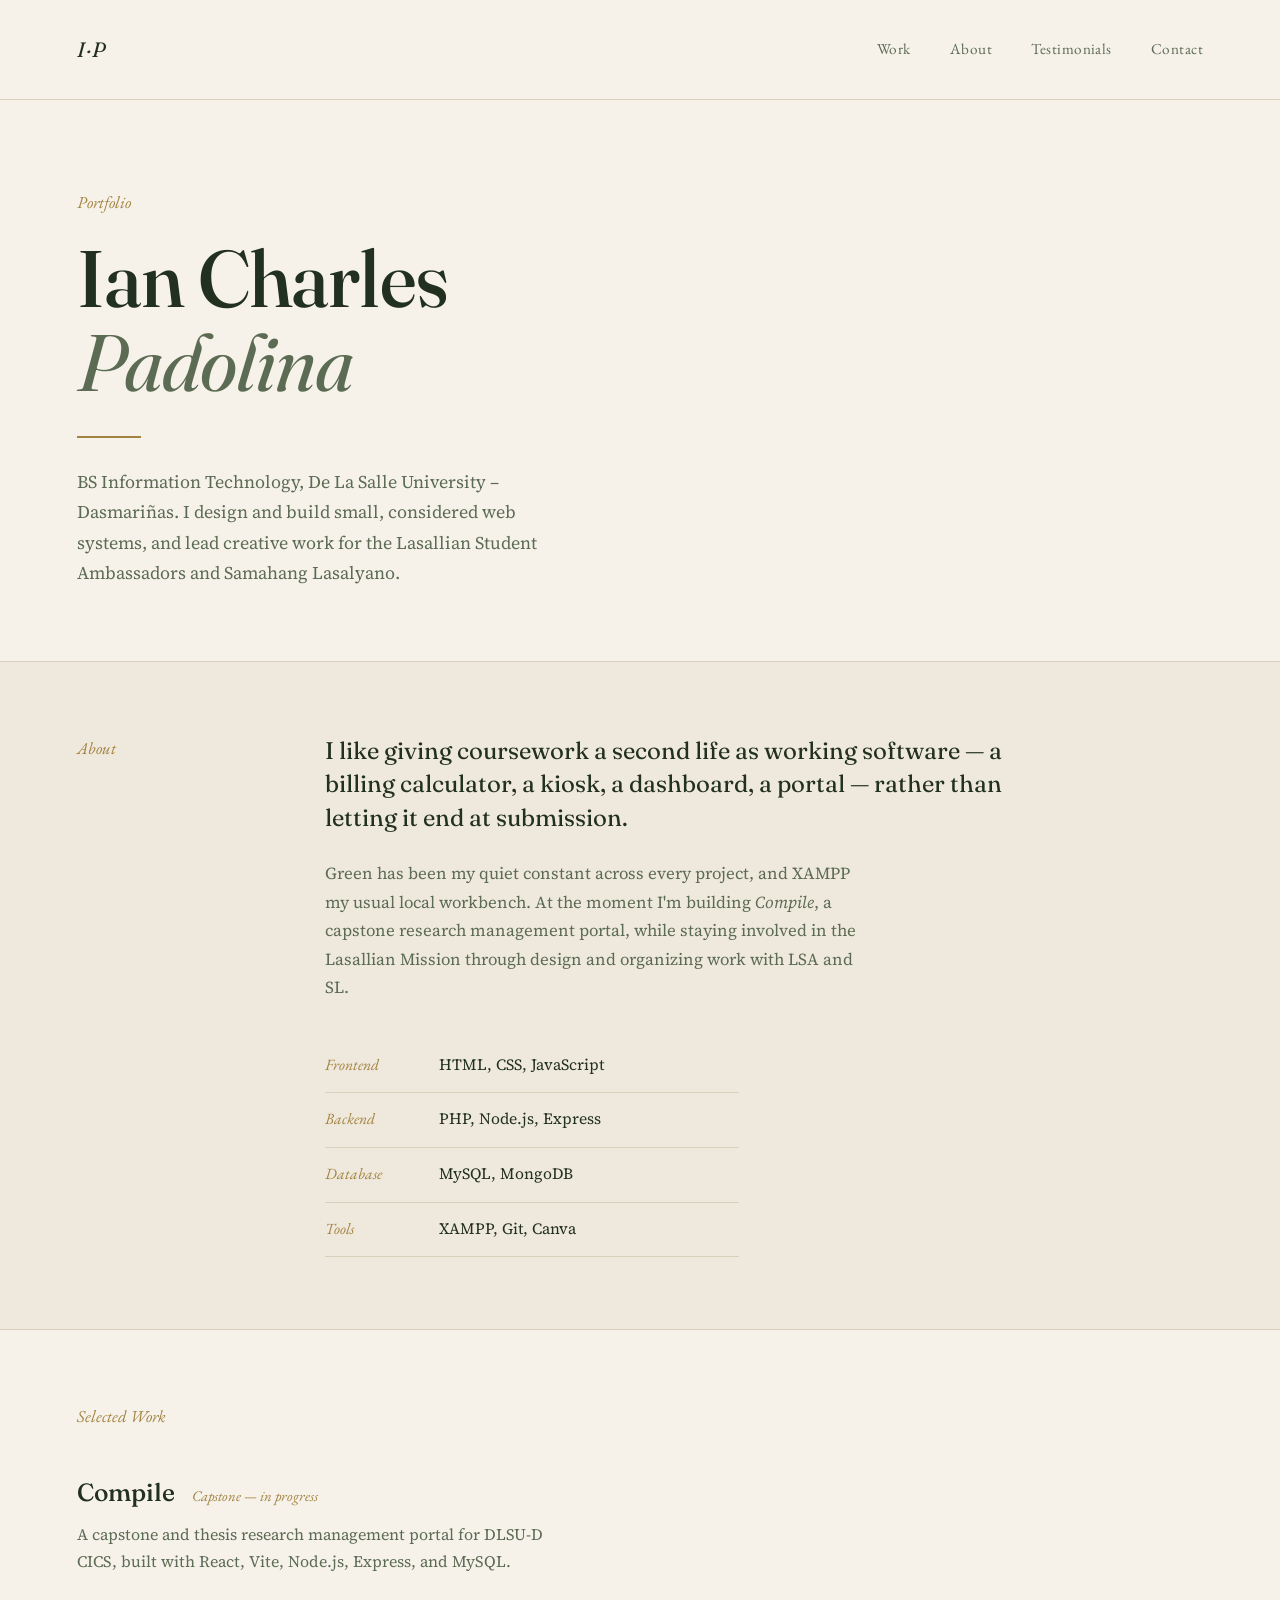
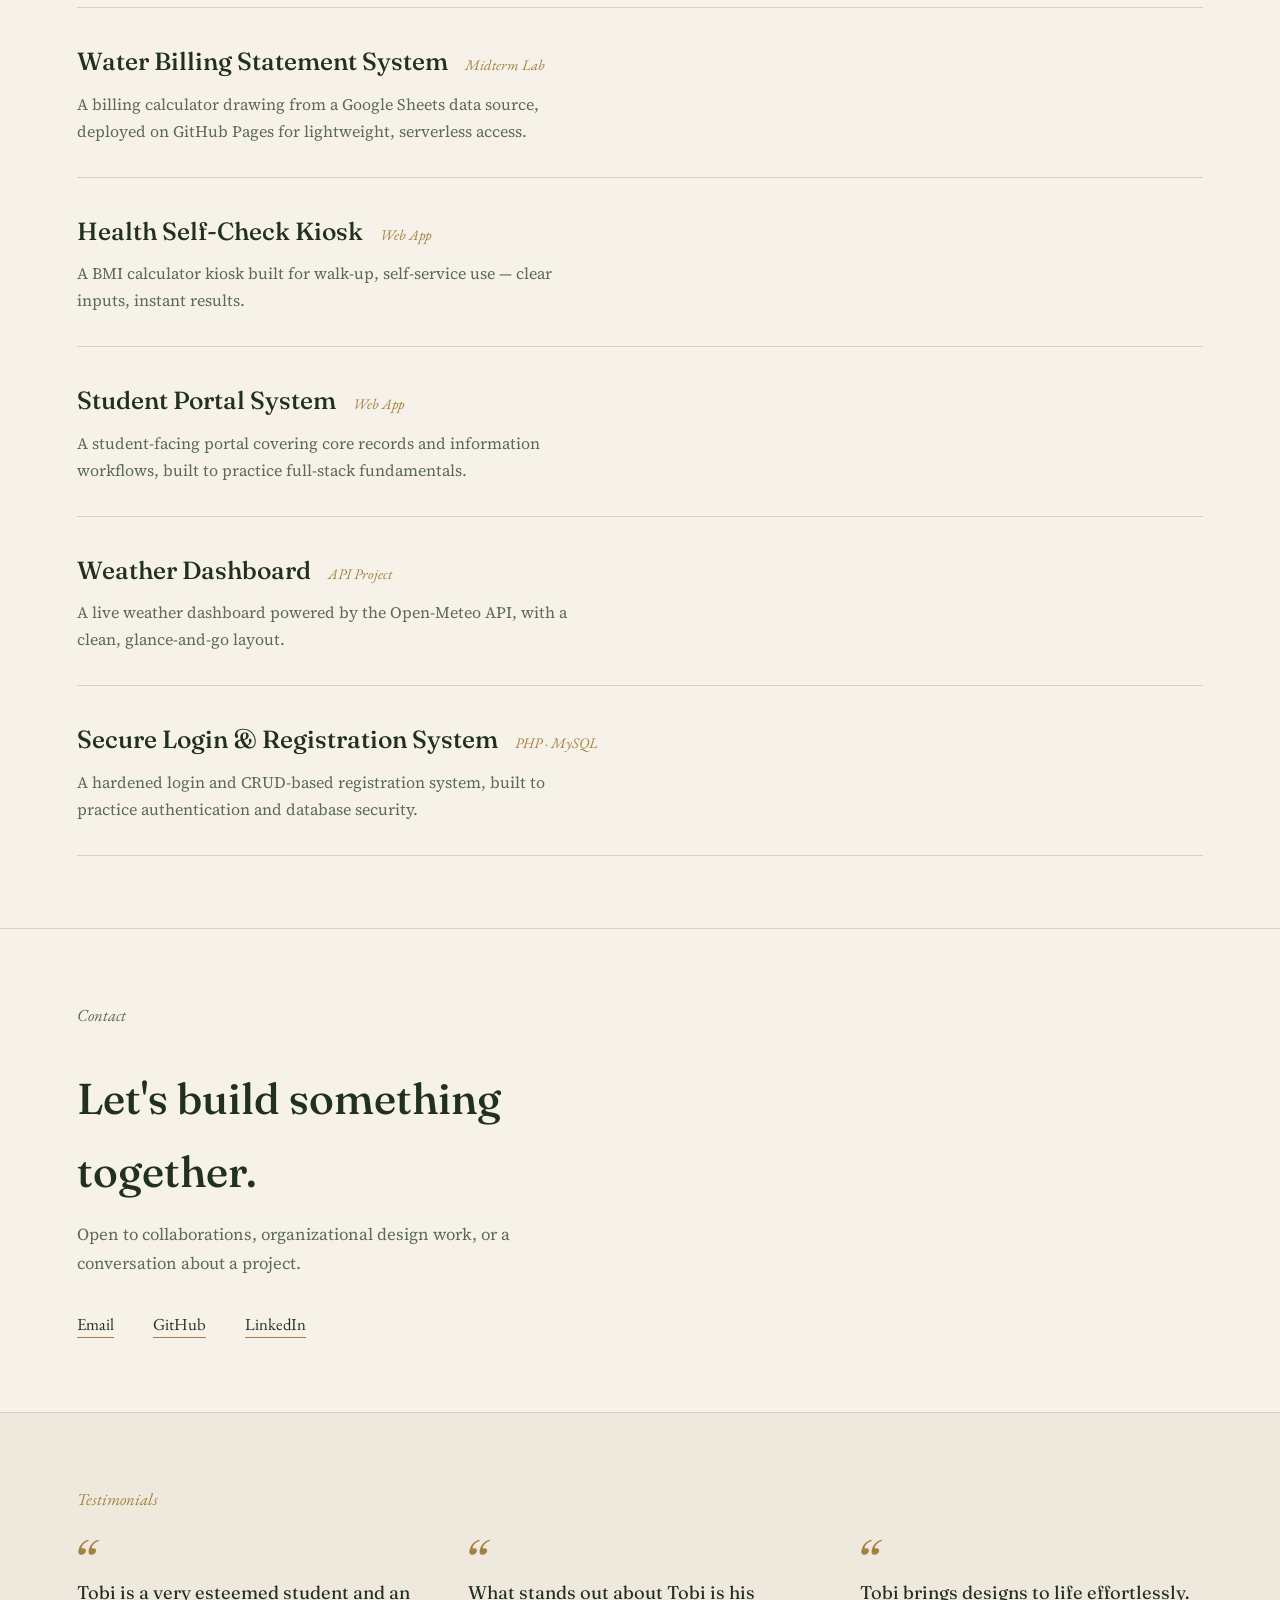
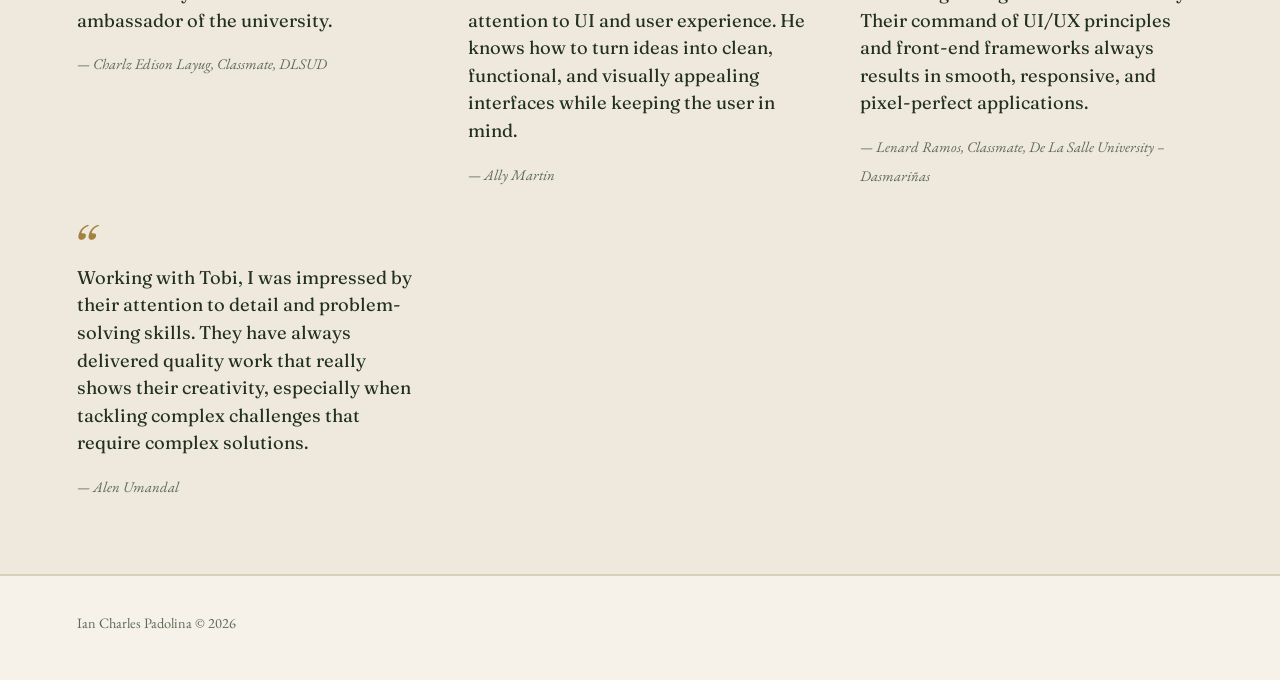
<file: Padolina-IanCharles/index.html>
<!DOCTYPE html>
<html lang="en">
<head>
<meta charset="UTF-8">
<meta name="viewport" content="width=device-width, initial-scale=1.0">
<title>Ian Charles Padolina — Portfolio</title>
<link rel="preconnect" href="https://fonts.googleapis.com">
<link rel="preconnect" href="https://fonts.gstatic.com" crossorigin>
<link href="https://fonts.googleapis.com/css2?family=Fraunces:ital,opsz,wght@0,9..144,400;0,9..144,500;1,9..144,500&family=EB+Garamond:wght@400;500&family=Source+Serif+4:opsz,wght@8..60,400;8..60,500&display=swap" rel="stylesheet">
<link rel="stylesheet" href="style.css">
</head>
<body>

  <header class="topbar">
    <span class="monogram">I·P</span>
    <nav>
      <a href="#work">Work</a>
      <a href="#about">About</a>
      <a href="#testimonials">Testimonials</a>
      <a href="#contact">Contact</a>
    </nav>
  </header>

  <main>
    <!-- HERO -->
    <section class="hero">
      <p class="kicker">Portfolio</p>
      <h1>Ian Charles<br><em>Padolina</em></h1>
      <div class="hero-rule"></div>
      <p class="hero-sub">BS Information Technology, De La Salle University – Dasmariñas. I design and build small, considered web systems, and lead creative work for the Lasallian Student Ambassadors and Samahang Lasalyano.</p>
    </section>

    <!-- ABOUT -->
    <section id="about" class="about">
      <div class="about-grid">
        <p class="section-label">About</p>
        <div>
          <p class="about-lead">I like giving coursework a second life as working software — a billing calculator, a kiosk, a dashboard, a portal — rather than letting it end at submission.</p>
          <p class="about-text">Green has been my quiet constant across every project, and XAMPP my usual local workbench. At the moment I'm building <em>Compile</em>, a capstone research management portal, while staying involved in the Lasallian Mission through design and organizing work with LSA and SL.</p>
          <ul class="stack">
            <li><span>Frontend</span>HTML, CSS, JavaScript</li>
            <li><span>Backend</span>PHP, Node.js, Express</li>
            <li><span>Database</span>MySQL, MongoDB</li>
            <li><span>Tools</span>XAMPP, Git, Canva</li>
          </ul>
        </div>
      </div>
    </section>

    <!-- WORK -->
    <section id="work" class="work">
      <p class="section-label">Selected Work</p>

      <article class="project">
        <div class="project-head">
          <h2>Compile</h2>
          <span class="tag">Capstone — in progress</span>
        </div>
        <p>A capstone and thesis research management portal for DLSU-D CICS, built with React, Vite, Node.js, Express, and MySQL.</p>
      </article>

      <article class="project">
        <div class="project-head">
          <h2>Water Billing Statement System</h2>
          <span class="tag">Midterm Lab</span>
        </div>
        <p>A billing calculator drawing from a Google Sheets data source, deployed on GitHub Pages for lightweight, serverless access.</p>
      </article>

      <article class="project">
        <div class="project-head">
          <h2>Health Self-Check Kiosk</h2>
          <span class="tag">Web App</span>
        </div>
        <p>A BMI calculator kiosk built for walk-up, self-service use — clear inputs, instant results.</p>
      </article>

      <article class="project">
        <div class="project-head">
          <h2>Student Portal System</h2>
          <span class="tag">Web App</span>
        </div>
        <p>A student-facing portal covering core records and information workflows, built to practice full-stack fundamentals.</p>
      </article>

      <article class="project">
        <div class="project-head">
          <h2>Weather Dashboard</h2>
          <span class="tag">API Project</span>
        </div>
        <p>A live weather dashboard powered by the Open-Meteo API, with a clean, glance-and-go layout.</p>
      </article>

      <article class="project">
        <div class="project-head">
          <h2>Secure Login &amp; Registration System</h2>
          <span class="tag">PHP · MySQL</span>
        </div>
        <p>A hardened login and CRUD-based registration system, built to practice authentication and database security.</p>
      </article>
    </section>

    <!-- CONTACT -->
    <section id="contact" class="contact">
      <p class="section-label">Contact</p>
      <h2>Let's build something together.</h2>
      <p>Open to collaborations, organizational design work, or a conversation about a project.</p>
      <div class="contact-links">
        <a href="mailto:iancharles05padolina@gmail.com">Email</a>
        <a href="https://github.com/Padolina-IanCharles" target="_blank" rel="noopener">GitHub</a>
        <a href="https://www.linkedin.com/in/ian-charles-padolina-42011737a/" target="_blank" rel="noopener">LinkedIn</a>
      </div>
    </section>
  </main>

  <!-- TESTIMONIALS -->
<section id="testimonials" class="testimonials">
  <p class="section-label">Testimonials</p>

  <div class="testimonial-grid">
    <blockquote class="testimonial">
      <p>Tobi is a very esteemed student and an ambassador of the university.</p>
      <cite>— Charlz Edison Layug, Classmate, DLSUD</cite>
    </blockquote>

    <blockquote class="testimonial">
      <p>
        What stands out about Tobi is his attention to UI and user experience.
        He knows how to turn ideas into clean, functional, and visually appealing
        interfaces while keeping the user in mind.
      </p>
      <cite>— Ally Martin</cite>
    </blockquote>

    <blockquote class="testimonial">
      <p>
        Tobi brings designs to life effortlessly. Their command of UI/UX
        principles and front-end frameworks always results in smooth, responsive,
        and pixel-perfect applications.
      </p>
      <cite>— Lenard Ramos, Classmate, De La Salle University – Dasmariñas</cite>
    </blockquote>

    <blockquote class="testimonial">
      <p>
        Working with Tobi, I was impressed by their attention to detail and
        problem-solving skills. They have always delivered quality work that
        really shows their creativity, especially when tackling complex challenges
        that require complex solutions.
      </p>
      <cite>— Alen Umandal</cite>
    </blockquote>
  </div>
</section>

  <footer>
    <p>Ian Charles Padolina &copy; <span id="year"></span></p>
  </footer>

  <script src="script.js"></script>
</body>
</html>
</file>
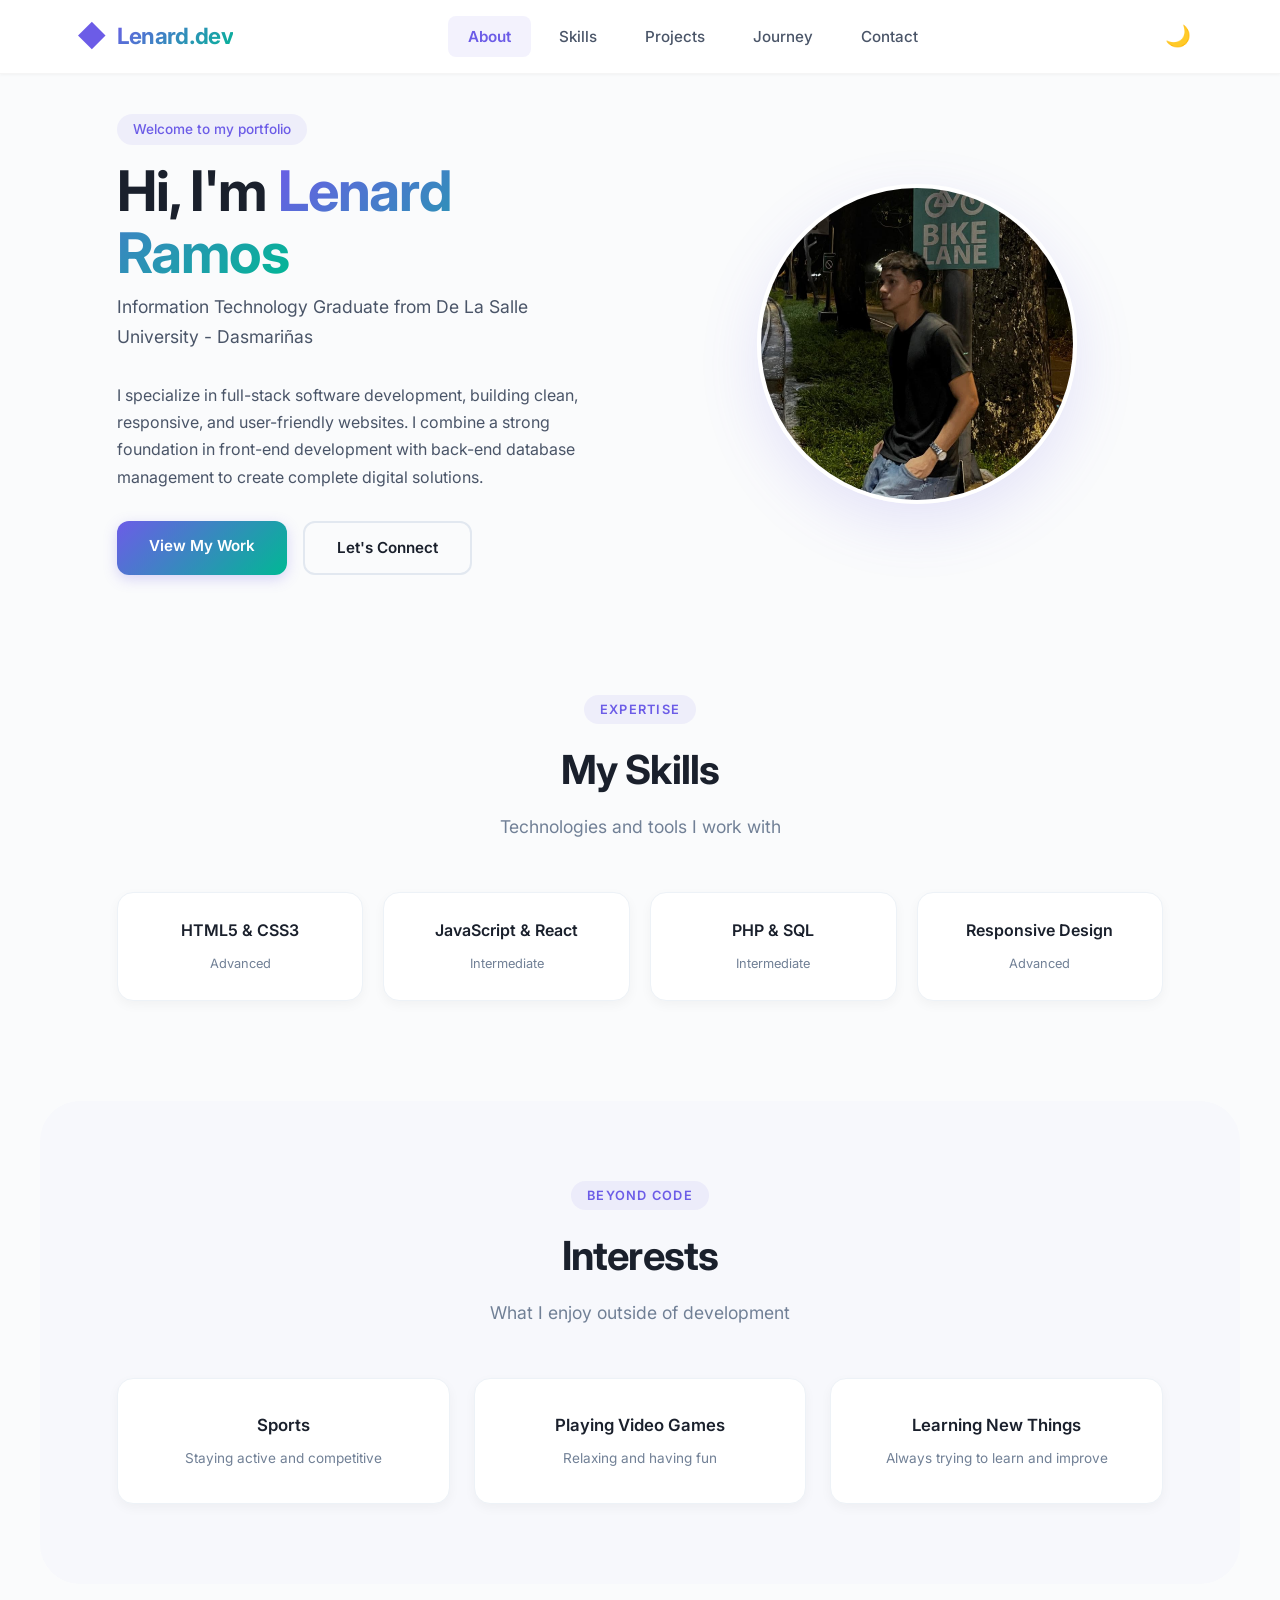
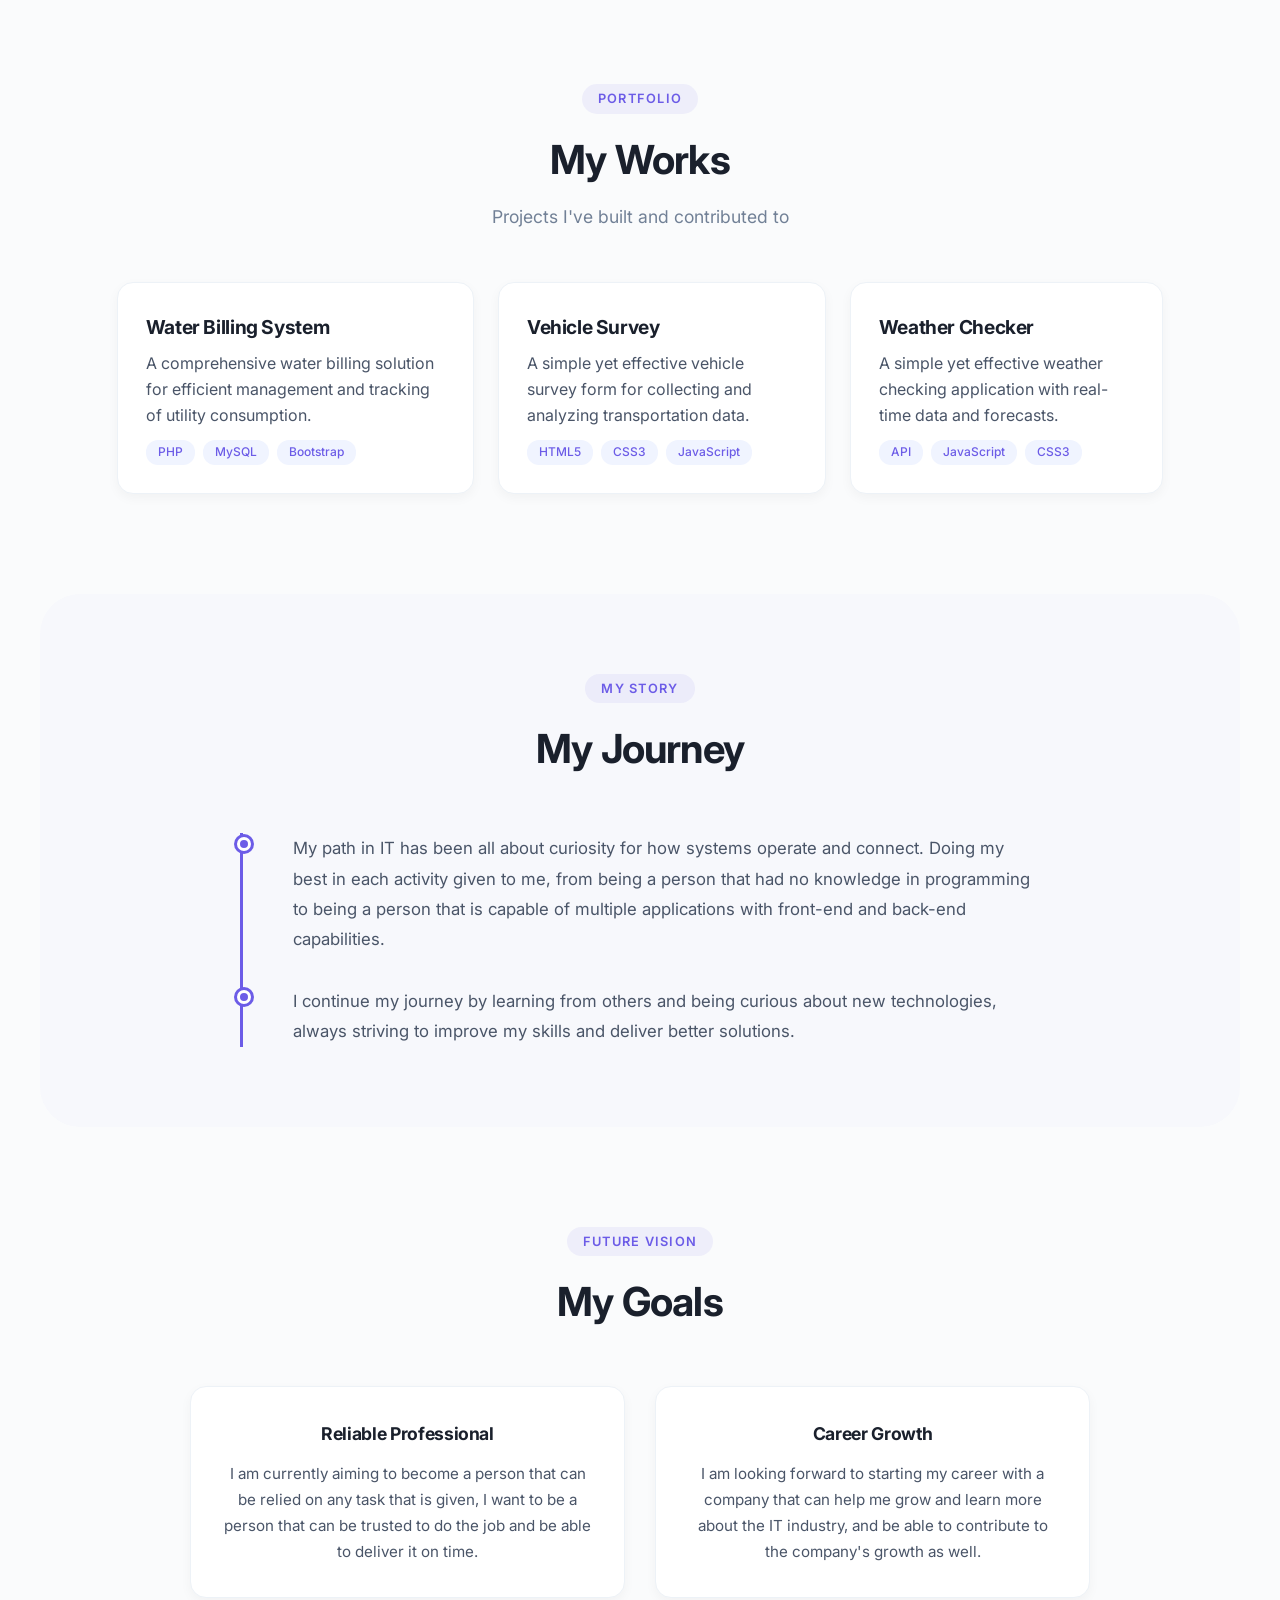
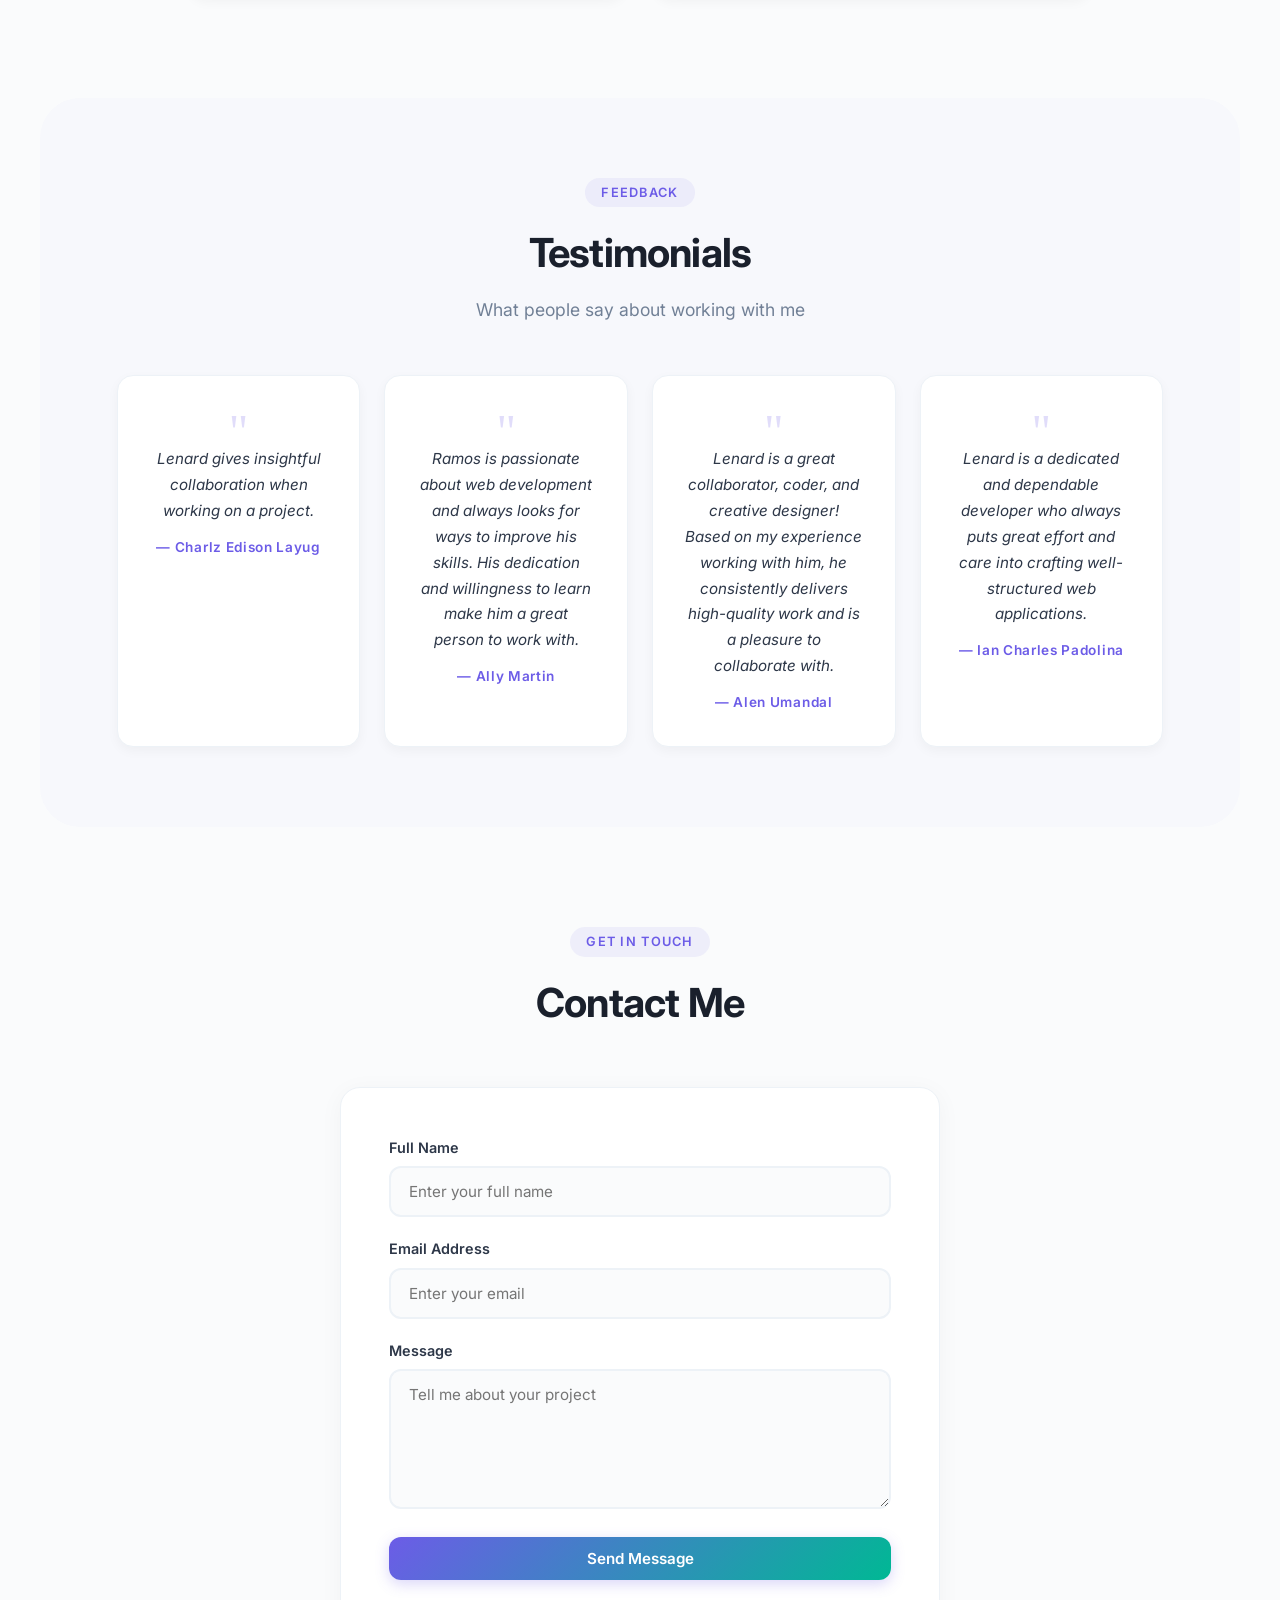
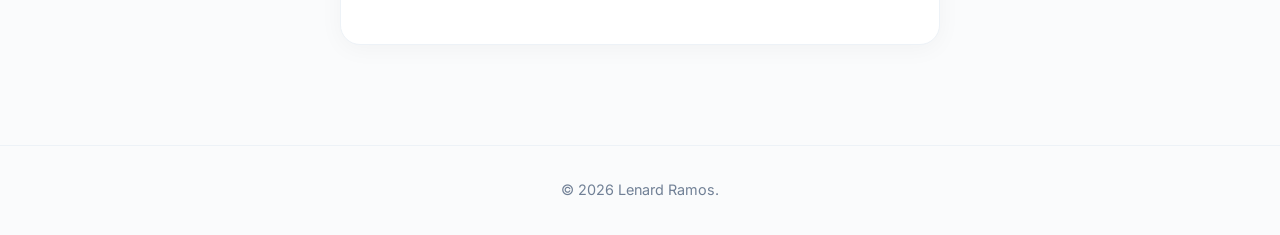
<file: Ramos-File/index.html>
<!DOCTYPE html>
<html lang="en">
<head>
  <meta charset="UTF-8">
  <meta name="viewport" content="width=device-width, initial-scale=1.0">
  <title>Lenard Ramos · Portfolio</title>
  <link href="https://fonts.googleapis.com/css2?family=Inter:wght@300;400;500;600;700;800&display=swap" rel="stylesheet">
  <link rel="stylesheet" href="style.css">
</head>
<body>
  <header>
    <div class="logo">
      <span class="logo-icon">◆</span>
      <h1>Lenard.dev</h1>
    </div>
    <button id="menu_btn" aria-label="Toggle Menu">☰</button>
    <nav>
      <a href="#about" class="active">About</a>
      <a href="#skills">Skills</a>
      <a href="#my_works">Projects</a>
      <a href="#journey">Journey</a>
      <a href="#contacts">Contact</a>
    </nav>
    <button id="dark_mode_toggle" aria-label="Toggle Dark Mode">🌙</button>
  </header>

  <main>
    <section id="about" class="hero">
      <div class="hero-grid">
        <div class="hero-content">
          <div class="badge"> Welcome to my portfolio</div>
          <h2>Hi, I'm <span class="highlight">Lenard Ramos</span></h2>
          <p class="hero-subtitle">
            Information Technology Graduate from De La Salle University - Dasmariñas
          </p>
          <p>
            I specialize in full-stack software development, building clean,
            responsive, and user-friendly websites. I combine a strong foundation
            in front-end development with back-end database management to create
            complete digital solutions.
          </p>
          <div class="hero-actions">
            <a href="#my_works" class="btn btn-primary">View My Work</a>
            <a href="#contacts" class="btn btn-outline">Let's Connect</a>
          </div>
        </div>
        <div class="hero-image">
          <div class="profile-img-container">
            
            <img
              id="profile_picture"
              src="images/personal-picture.png"
              alt="Lenard's Profile Picture"
              class="profile-img"
            >
            
          </div>
        </div>
      </div>
    </section>

    <section id="skills">
      <div class="section-header">
        <span class="section-tag">Expertise</span>
        <h2>My Skills</h2>
        <p>Technologies and tools I work with</p>
      </div>
      <div class="skills-container">
        <div class="skill-card">
          <span class="skill-tag">HTML5 &amp; CSS3</span>
          <span class="skill-level">Advanced</span>
        </div>
        <div class="skill-card">
          <span class="skill-tag">JavaScript &amp; React</span>
          <span class="skill-level">Intermediate</span>
        </div>
        <div class="skill-card">
          <span class="skill-tag">PHP &amp; SQL</span>
          <span class="skill-level">Intermediate</span>
        </div>
        <div class="skill-card">
          <span class="skill-tag">Responsive Design</span>
          <span class="skill-level">Advanced</span>
        </div>
      </div>
    </section>

    <section id="interests" class="alt-bg">
      <div class="section-header">
        <span class="section-tag">Beyond Code</span>
        <h2>Interests</h2>
        <p>What I enjoy outside of development</p>
      </div>
      <div class="interests-container">
        <div class="interest-card">
          <span class="interest-tag">Sports</span>
          <span class="interest-desc">Staying active and competitive</span>
        </div>
        <div class="interest-card">
          <span class="interest-tag">Playing Video Games</span>
          <span class="interest-desc">Relaxing and having fun</span>
        </div>
        <div class="interest-card">
          <span class="interest-tag">Learning New Things</span>
          <span class="interest-desc">Always trying to learn and improve</span>
        </div>
      </div>
    </section>

    <section id="my_works">
      <div class="section-header">
        <span class="section-tag">Portfolio</span>
        <h2>My Works</h2>
        <p>Projects I've built and contributed to</p>
      </div>
      <div id="project_list">
        <div class="project-card">
          <div class="project-info">
            <h3>
              <a href="https://stan-0101.github.io/Ramos_Summ-/">
                Water Billing System
              </a>
            </h3>
            <p>A comprehensive water billing solution for efficient management and tracking of utility consumption.</p>
            <div class="project-tags">
              <span>PHP</span>
              <span>MySQL</span>
              <span>Bootstrap</span>
            </div>
          </div>
        </div>
        <div class="project-card">
          <div class="project-info">
            <h3>
              <a href="https://stan-0101.github.io/survey-form/">Vehicle Survey</a>
            </h3>
            <p>A simple yet effective vehicle survey form for collecting and analyzing transportation data.</p>
            <div class="project-tags">
              <span>HTML5</span>
              <span>CSS3</span>
              <span>JavaScript</span>
            </div>
          </div>
        </div>
        <div class="project-card">
          <div class="project-info">
            <h3>
              <a href="https://stan-0101.github.io/Weather-Checker/">
                Weather Checker
              </a>
            </h3>
            <p>A simple yet effective weather checking application with real-time data and forecasts.</p>
            <div class="project-tags">
              <span>API</span>
              <span>JavaScript</span>
              <span>CSS3</span>
            </div>
          </div>
        </div>
       
      </div>
    </section>

    <section id="journey" class="alt-bg">
      <div class="section-header">
        <span class="section-tag">My Story</span>
        <h2>My Journey</h2>
      </div>
      <div class="journey-content">
        <div class="journey-timeline">
          <div class="timeline-item">
            <div class="timeline-dot"></div>
            <div class="timeline-content">
              <p>
                My path in IT has been all about curiosity for how systems operate and
                connect. Doing my best in each activity given to me, from being a person
                that had no knowledge in programming to being a person that is capable
                of multiple applications with front-end and back-end capabilities.
              </p>
            </div>
          </div>
          <div class="timeline-item">
            <div class="timeline-dot"></div>
            <div class="timeline-content">
              <p>
                I continue my journey by learning from others and being curious about new
                technologies, always striving to improve my skills and deliver better
                solutions.
              </p>
            </div>
          </div>
        </div>
      </div>
    </section>

    <section id="my_goals">
      <div class="section-header">
        <span class="section-tag">Future Vision</span>
        <h2>My Goals</h2>
      </div>
      <div class="goals-grid">
        <div class="goal-card">
          <h3>Reliable Professional</h3>
          <p>
            I am currently aiming to become a person that can be relied on any task
            that is given, I want to be a person that can be trusted to do the job
            and be able to deliver it on time.
          </p>
        </div>
        <div class="goal-card">
          <h3>Career Growth</h3>
          <p>
            I am looking forward to starting my career with a company that can help
            me grow and learn more about the IT industry, and be able to contribute
            to the company's growth as well.
          </p>
        </div>
      </div>
    </section>

<section id="testimonials" class="alt-bg">
  <div class="section-header">
    <span class="section-tag">Feedback</span>
    <h2>Testimonials</h2>
    <p>What people say about working with me</p>
  </div>

  <div id="testimonial_list">
    <div class="testimonial-card">
      <div class="testimonial-quote">"</div>
      <p>Lenard gives insightful collaboration when working on a project.</p>
      <span>— Charlz Edison Layug</span>
    </div>

    <div class="testimonial-card">
      <div class="testimonial-quote">"</div>
      <p>
        Ramos is passionate about web development and always looks for ways to
        improve his skills. His dedication and willingness to learn make him a
        great person to work with.
      </p>
      <span>— Ally Martin</span>
    </div>

    <div class="testimonial-card">
      <div class="testimonial-quote">"</div>
      <p>
        Lenard is a great collaborator, coder, and creative designer! Based on
        my experience working with him, he consistently delivers high-quality
        work and is a pleasure to collaborate with.
      </p>
      <span>— Alen Umandal</span>
    </div>

    <div class="testimonial-card">
      <div class="testimonial-quote">"</div>
      <p>
        Lenard is a dedicated and dependable developer who always puts great
        effort and care into crafting well-structured web applications.
      </p>
      <span>— Ian Charles Padolina</span>
    </div>
  </div>
</section>

    <section id="contacts">
      <div class="section-header">
        <span class="section-tag">Get in Touch</span>
        <h2>Contact Me</h2>
      </div>
      <form id="contact_form">
        <div class="form-group">
          <label for="name">Full Name</label>
          <input type="text" id="name" placeholder="Enter your full name" required>
        </div>
        <div class="form-group">
          <label for="email">Email Address</label>
          <input type="email" id="email" placeholder="Enter your email" required>
        </div>
        <div class="form-group">
          <label for="message">Message</label>
          <textarea id="message" placeholder="Tell me about your project" required></textarea>
        </div>
        <button type="submit" class="btn btn-primary">Send Message</button>
        <p id="form_msg"></p>
      </form>
    </section>
  </main>

  <footer>
    <div class="footer-content">
      <p>&copy; 2026 Lenard Ramos.</p>
    </div>
  </footer>

  <div id="project_modal" class="modal">
    <div class="modal-content">
      <span class="close-btn">&times;</span>
      <h3 id="modal_title">Project Title</h3>
      <p id="modal_desc">Project description goes here.</p>
      <a id="modal_link" href="#" target="_blank" class="btn btn-primary">View Project</a>
    </div>
  </div>

  <script src="script.js"></script>
</body>
</html>
</file>
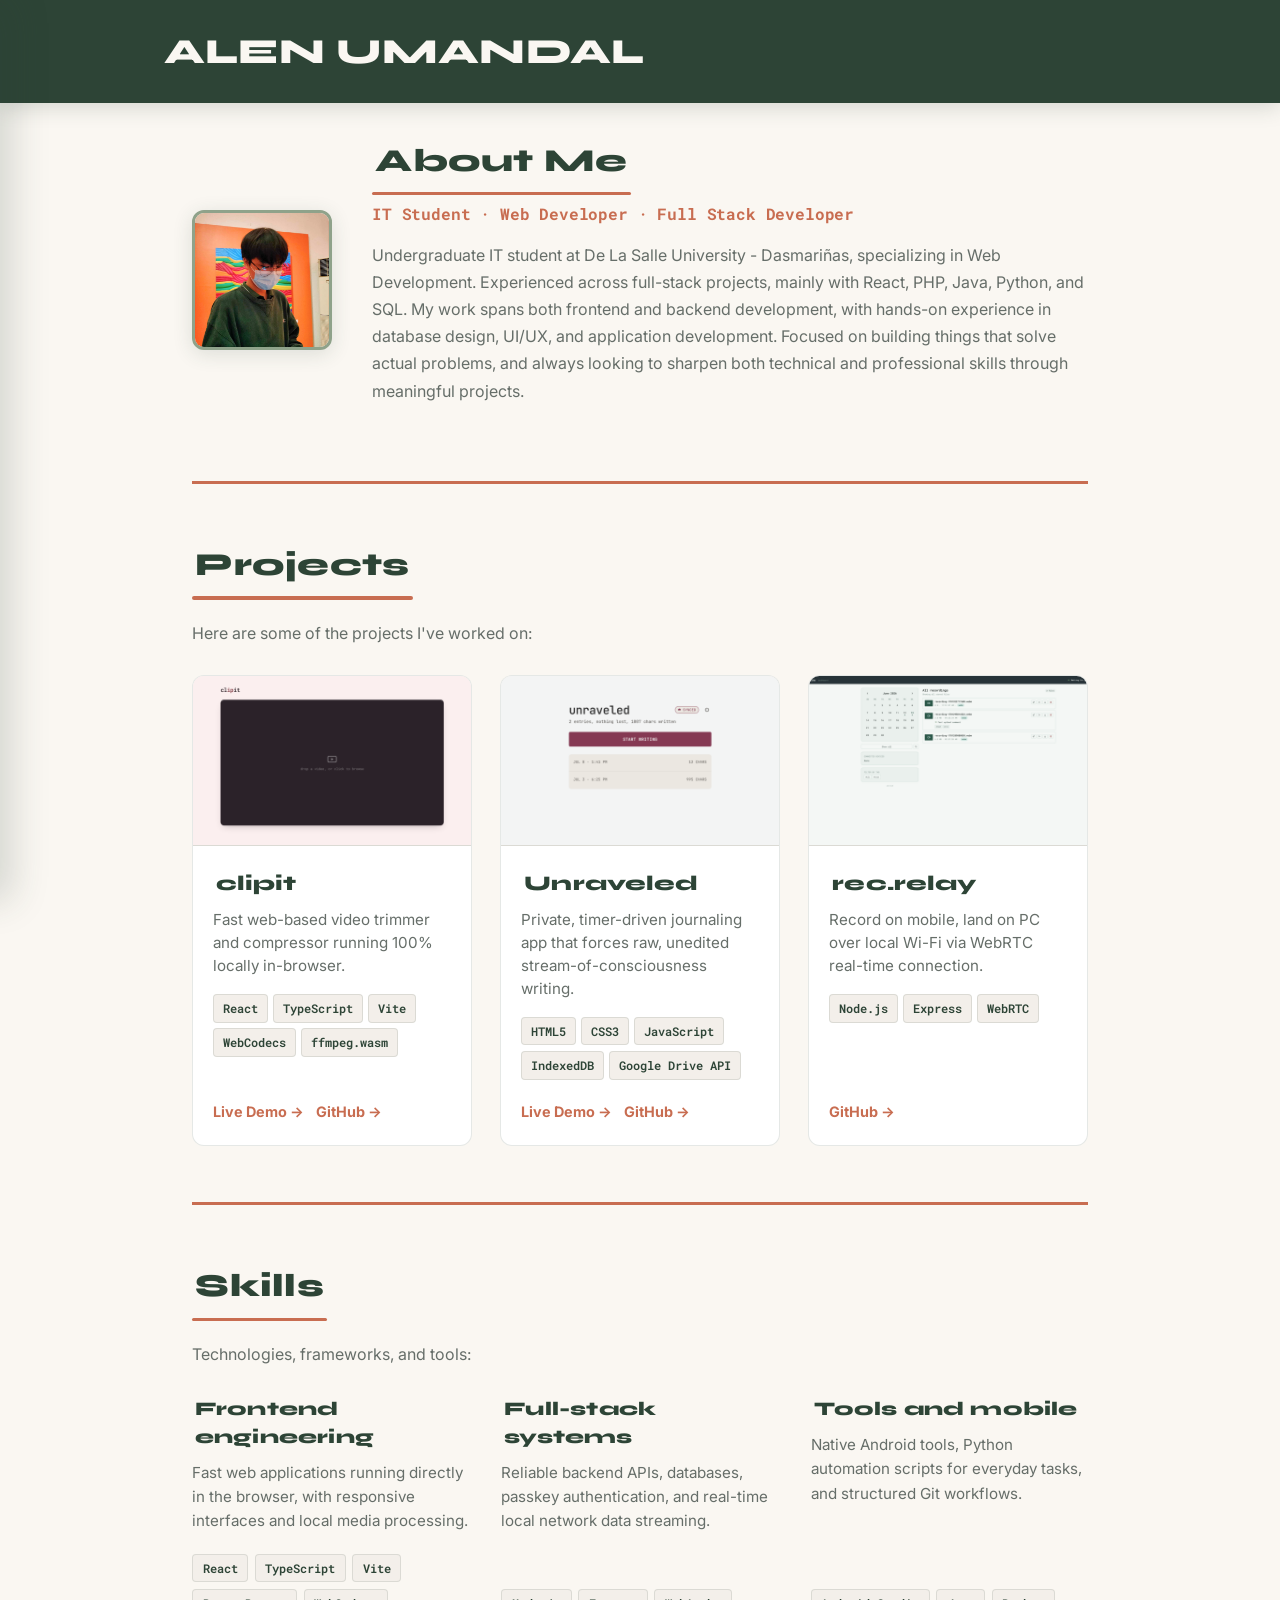
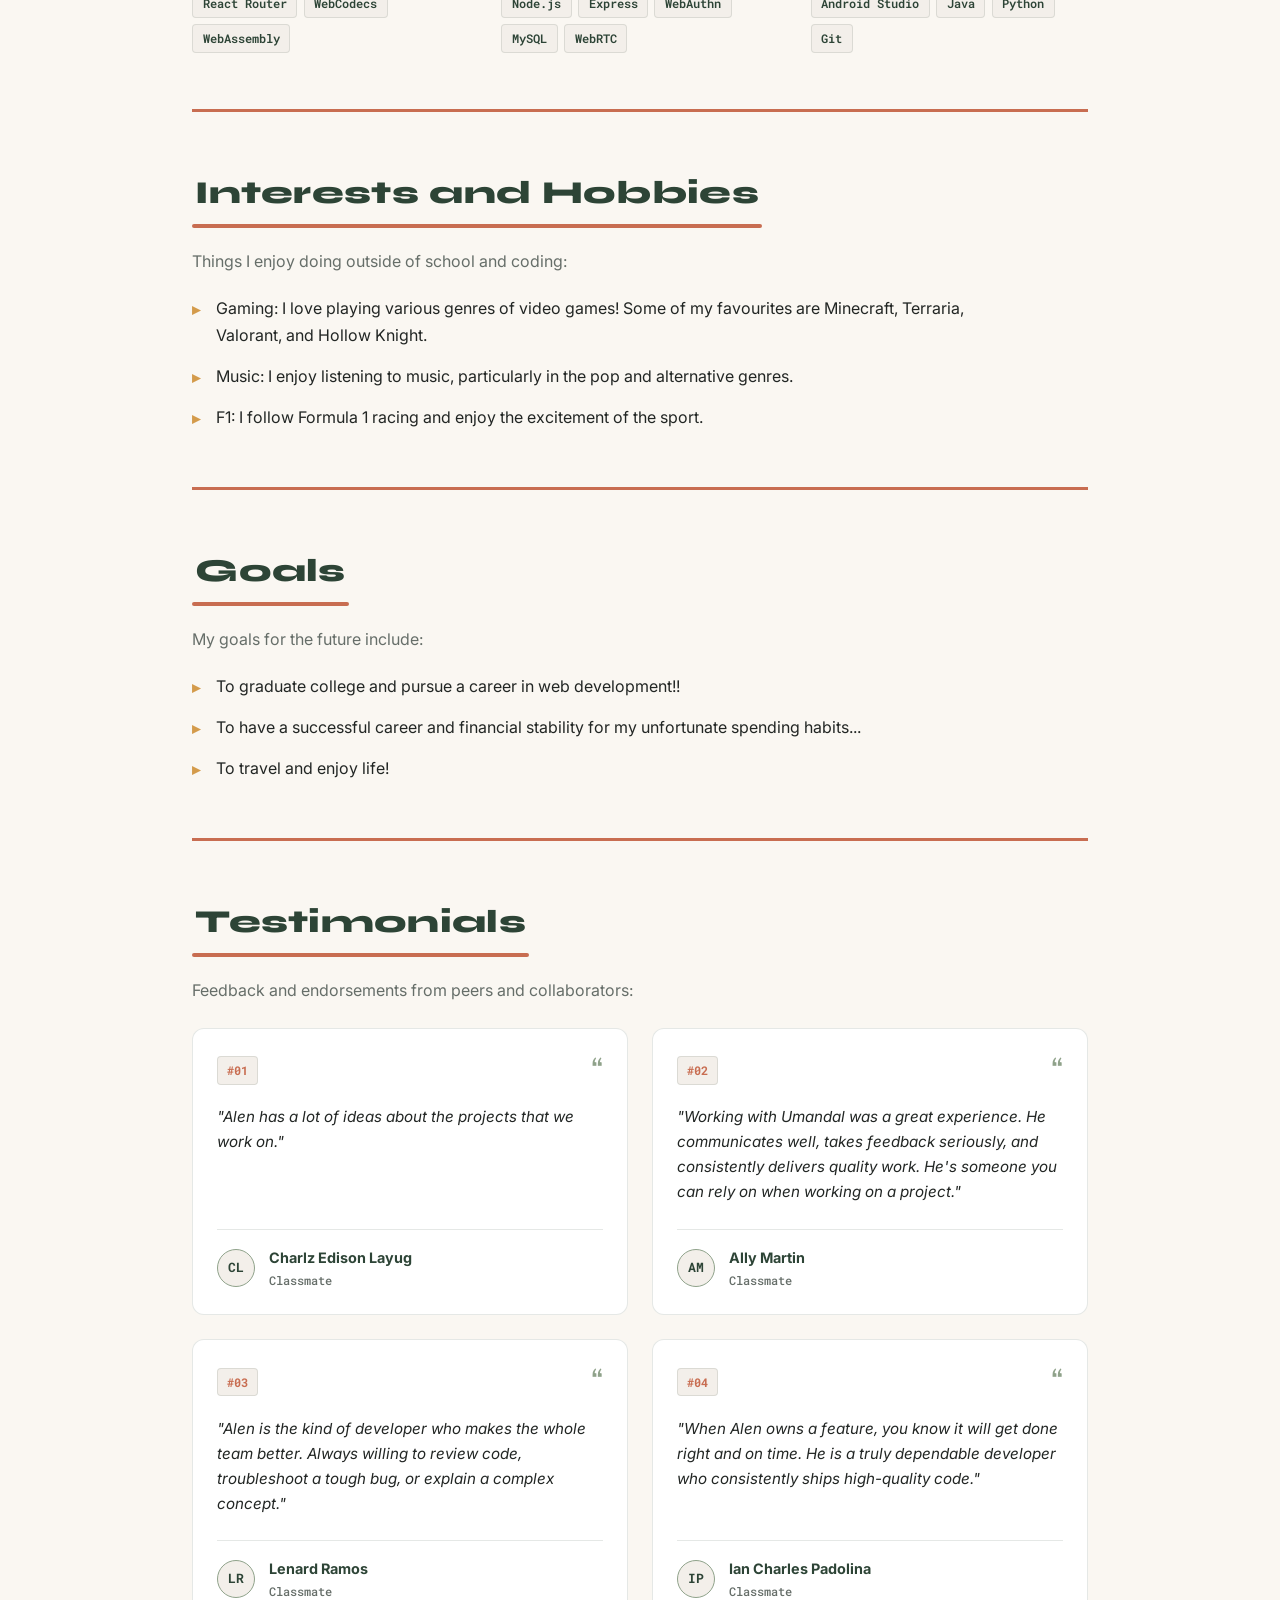
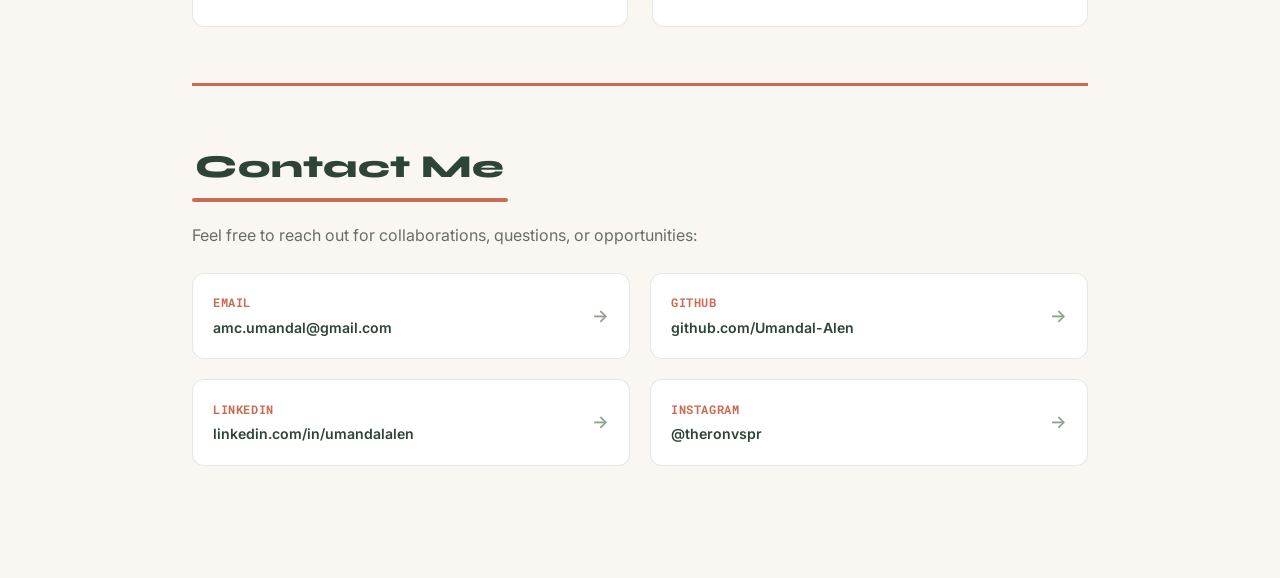
<file: Umandal-Alen/index.html>
<!DOCTYPE html>
<html lang="en">
  <head>
    <meta charset="UTF-8">
    <meta name="viewport" content="width=device-width, initial-scale=1.0">
    <title>Alen's Portfolio</title>
    <link rel="stylesheet" href="styles.css">
  </head>
  <body>
    <header>
      <a href="#"><h1>ALEN UMANDAL</h1></a>
    </header>

    <aside>
      <h2>Navigation</h2>
      <ul>
        <li><a href="#about">About Me</a></li>
        <li><a href="#projects">Projects</a></li>
        <li><a href="#body_skills">Skills</a></li>
        <li><a href="#body_hobbies">Interests & Hobbies</a></li>
        <li><a href="#body_goals">Goals</a></li>
        <li><a href="#testimonials">Testimonials</a></li>
        <li><a href="#contact">Contact</a></li>
      </ul>
    </aside>

    <main>
      <section id="about">
        <div id="intro_content">
          <img src="asset/headshot.png" alt="Alen's Profile Picture">
          <div id="intro_text">
            <h2>About Me</h2>
            <h3>IT Student · Web Developer · Full Stack Developer</h3>
            <p>
              Undergraduate IT student at De La Salle University - Dasmariñas,
              specializing in Web Development. Experienced across full-stack
              projects, mainly with React, PHP, Java, Python, and SQL. My work
              spans both frontend and backend development, with hands-on
              experience in database design, UI/UX, and application
              development. Focused on building things that solve actual
              problems, and always looking to sharpen both technical and
              professional skills through meaningful projects.
            </p>
          </div>
        </div>
      </section>

      <section id="projects">
        <h2>Projects</h2>
        <p>Here are some of the projects I've worked on:</p>
        <div class="project-gallery">
          <article class="project-card">
            <div class="project-img-wrapper">
              <img src="asset/clipit.png" alt="clipit preview"
                  class="project-img">
            </div>
            <div class="project-info">
              <h3>clipit</h3>
              <p class="project-desc">
                Fast web-based video trimmer and compressor running 100%
                locally in-browser.
              </p>
              <div class="project-tech">
                <span>React</span>
                <span>TypeScript</span>
                <span>Vite</span>
                <span>WebCodecs</span>
                <span>ffmpeg.wasm</span>
              </div>
              <div class="project-links">
                <a href="https://theronvspr.github.io/clipit/"
                    target="_blank" rel="noopener noreferrer"
                    class="project-link">Live Demo &rarr;</a>
                <a href="https://github.com/theronvspr/clipit"
                    target="_blank" rel="noopener noreferrer"
                    class="project-link">GitHub &rarr;</a>
              </div>
            </div>
          </article>

          <article class="project-card">
            <div class="project-img-wrapper">
              <img src="asset/unraveled.png" alt="Unraveled preview"
                  class="project-img">
            </div>
            <div class="project-info">
              <h3>Unraveled</h3>
              <p class="project-desc">
                Private, timer-driven journaling app that forces raw,
                unedited stream-of-consciousness writing.
              </p>
              <div class="project-tech">
                <span>HTML5</span>
                <span>CSS3</span>
                <span>JavaScript</span>
                <span>IndexedDB</span>
                <span>Google Drive API</span>
              </div>
              <div class="project-links">
                <a href="https://theronvspr.github.io/Unraveled/"
                    target="_blank" rel="noopener noreferrer"
                    class="project-link">Live Demo &rarr;</a>
                <a href="https://github.com/theronvspr/Unraveled"
                    target="_blank" rel="noopener noreferrer"
                    class="project-link">GitHub &rarr;</a>
              </div>
            </div>
          </article>

          <article class="project-card">
            <div class="project-img-wrapper">
              <img src="asset/rec_relay.png" alt="rec.relay preview"
                  class="project-img">
            </div>
            <div class="project-info">
              <h3>rec.relay</h3>
              <p class="project-desc">
                Record on mobile, land on PC over local Wi-Fi via WebRTC
                real-time connection.
              </p>
              <div class="project-tech">
                <span>Node.js</span>
                <span>Express</span>
                <span>WebRTC</span>
              </div>
              <div class="project-links">
                <a href="https://github.com/theronvspr/rec.relay"
                    target="_blank" rel="noopener noreferrer"
                    class="project-link">GitHub &rarr;</a>
              </div>
            </div>
          </article>
        </div>
      </section>

      <section id="body_skills">
        <h2>Skills</h2>
        <p>Technologies, frameworks, and tools:</p>
        <div class="skills-grid">
          <div class="skill-category">
            <h3>Frontend engineering</h3>
            <p>
              Fast web applications running directly in the browser, with
              responsive interfaces and local media processing.
            </p>
            <div class="skill-tags">
              <span>React</span>
              <span>TypeScript</span>
              <span>Vite</span>
              <span>React Router</span>
              <span>WebCodecs</span>
              <span>WebAssembly</span>
            </div>
          </div>

          <div class="skill-category">
            <h3>Full-stack systems</h3>
            <p>
              Reliable backend APIs, databases, passkey authentication, and
              real-time local network data streaming.
            </p>
            <div class="skill-tags">
              <span>Node.js</span>
              <span>Express</span>
              <span>WebAuthn</span>
              <span>MySQL</span>
              <span>WebRTC</span>
            </div>
          </div>

          <div class="skill-category">
            <h3>Tools and mobile</h3>
            <p>
              Native Android tools, Python automation scripts for everyday
              tasks, and structured Git workflows.
            </p>
            <div class="skill-tags">
              <span>Android Studio</span>
              <span>Java</span>
              <span>Python</span>
              <span>Git</span>
            </div>
          </div>
        </div>
      </section>

      <section id="body_hobbies">
        <h2>Interests and Hobbies</h2>
        <p>Things I enjoy doing outside of school and coding:</p>
        <ul>
          <li>
            Gaming: I love playing various genres of video games! Some of my
            favourites are Minecraft, Terraria, Valorant, and Hollow Knight.
          </li>
          <li>
            Music: I enjoy listening to music, particularly in the pop and
            alternative genres.
          </li>
          <li>
            F1: I follow Formula 1 racing and enjoy the excitement of the
            sport.
          </li>
        </ul>
      </section>

      <section id="body_goals">
        <h2>Goals</h2>
        <p>My goals for the future include:</p>
        <ul>
          <li>
            To graduate college and pursue a career in web development!!
          </li>
          <li>
            To have a successful career and financial stability for my
            unfortunate spending habits...
          </li>
          <li>
            To travel and enjoy life!
          </li>
        </ul>
      </section>

      <section id="testimonials">
        <h2>Testimonials</h2>
        <p>Feedback and endorsements from peers and collaborators:</p>
        <div class="testimonial-grid">
          <article class="testimonial-card">
            <div class="testimonial-header">
              <span class="testimonial-tag">#01</span>
              <span class="testimonial-quote-icon" aria-hidden="true">&ldquo;</span>
            </div>
            <p class="testimonial-quote">
              "Alen has a lot of ideas about the projects that we work on."
            </p>
            <div class="testimonial-author">
              <div class="author-avatar" aria-hidden="true">CL</div>
              <div class="author-details">
                <span class="author-name">Charlz Edison Layug</span>
                <span class="author-role">Classmate</span>
              </div>
            </div>
          </article>

          <article class="testimonial-card">
            <div class="testimonial-header">
              <span class="testimonial-tag">#02</span>
              <span class="testimonial-quote-icon" aria-hidden="true">&ldquo;</span>
            </div>
            <p class="testimonial-quote">
              "Working with Umandal was a great experience. He communicates well,
              takes feedback seriously, and consistently delivers quality work.
              He's someone you can rely on when working on a project."
            </p>
            <div class="testimonial-author">
              <div class="author-avatar" aria-hidden="true">AM</div>
              <div class="author-details">
                <span class="author-name">Ally Martin</span>
                <span class="author-role">Classmate</span>
              </div>
            </div>
          </article>

          <article class="testimonial-card">
            <div class="testimonial-header">
              <span class="testimonial-tag">#03</span>
              <span class="testimonial-quote-icon" aria-hidden="true">&ldquo;</span>
            </div>
            <p class="testimonial-quote">
              "Alen is the kind of developer who makes the whole team better.
              Always willing to review code, troubleshoot a tough bug, or
              explain a complex concept."
            </p>
            <div class="testimonial-author">
              <div class="author-avatar" aria-hidden="true">LR</div>
              <div class="author-details">
                <span class="author-name">Lenard Ramos</span>
                <span class="author-role">Classmate</span>
              </div>
            </div>
          </article>

          <article class="testimonial-card">
            <div class="testimonial-header">
              <span class="testimonial-tag">#04</span>
              <span class="testimonial-quote-icon" aria-hidden="true">&ldquo;</span>
            </div>
            <p class="testimonial-quote">
              "When Alen owns a feature, you know it will get done right and on time.
              He is a truly dependable developer who consistently ships
              high-quality code."
            </p>
            <div class="testimonial-author">
              <div class="author-avatar" aria-hidden="true">IP</div>
              <div class="author-details">
                <span class="author-name">Ian Charles Padolina</span>
                <span class="author-role">Classmate</span>
              </div>
            </div>
          </article>
        </div>
      </section>

      <section id="contact">
        <div id="body_contact">
          <h2>Contact Me</h2>
          <p>
            Feel free to reach out for collaborations, questions, or
            opportunities:
          </p>
          <div class="contact-grid">
            <a href="mailto:amc.umandal@gmail.com" class="contact-card">
              <div class="contact-details">
                <span class="contact-label">Email</span>
                <span class="contact-value">amc.umandal@gmail.com</span>
              </div>
              <span class="contact-arrow">&rarr;</span>
            </a>

            <a href="https://github.com/Umandal-Alen"
                target="_blank" rel="noopener noreferrer"
                class="contact-card">
              <div class="contact-details">
                <span class="contact-label">GitHub</span>
                <span class="contact-value">github.com/Umandal-Alen</span>
              </div>
              <span class="contact-arrow">&rarr;</span>
            </a>

            <a href="https://www.linkedin.com/in/umandalalen/"
                target="_blank" rel="noopener noreferrer"
                class="contact-card">
              <div class="contact-details">
                <span class="contact-label">LinkedIn</span>
                <span class="contact-value">linkedin.com/in/umandalalen</span>
              </div>
              <span class="contact-arrow">&rarr;</span>
            </a>

            <a href="https://www.instagram.com/theronvspr/"
                target="_blank" rel="noopener noreferrer"
                class="contact-card">
              <div class="contact-details">
                <span class="contact-label">Instagram</span>
                <span class="contact-value">@theronvspr</span>
              </div>
              <span class="contact-arrow">&rarr;</span>
            </a>
          </div>
        </div>
      </section>
    </main>
    <script src="script.js"></script>
  </body>
</html>
</file>
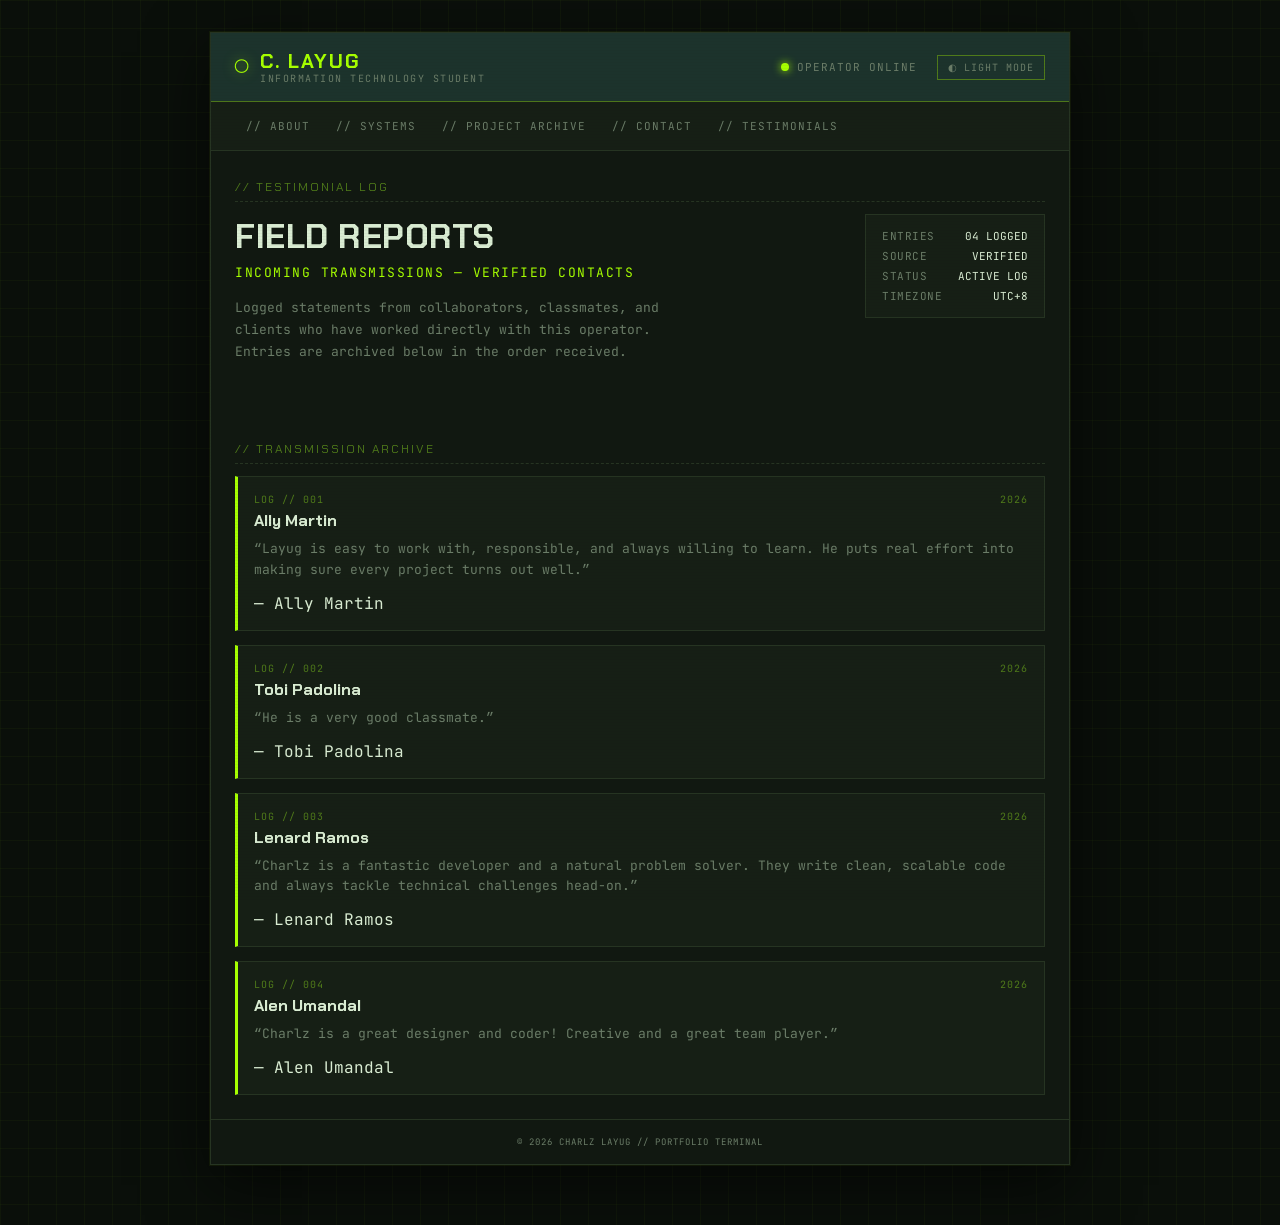
<file: Layug-Charlz/testimonials.html>
<!DOCTYPE html>
<html lang="en">

<head>
    <meta charset="UTF-8">
    <title>OPERATOR FILE // Testimonial Log</title>
    <meta name="viewport" content="width=device-width, initial-scale=1.0">
    <link rel="preconnect" href="https://fonts.googleapis.com">
    <link
        href="https://fonts.googleapis.com/css2?family=Chakra+Petch:wght@500;600;700&family=JetBrains+Mono:wght@400;500;700&display=swap"
        rel="stylesheet">
    <link rel="stylesheet" href="style.css">
</head>

<body>
    <div class="crt-overlay"></div>

    <div class="terminal">
        <!-- ================= HEADER ================= -->
        <header class="corp-bar">
            <div class="corp-id">
                <span class="corp-mark">&#9711;</span>
                <div class="corp-name-block">
                    <span class="corp-name">C. LAYUG</span>
                    <span class="corp-tagline">INFORMATION TECHNOLOGY STUDENT</span>
                </div>
            </div>
            <div class="corp-status">
                <span class="status-dot"></span>
                OPERATOR ONLINE
                <button type="button" id="themeToggle" class="theme-toggle" aria-pressed="false">
                    <span class="theme-toggle-icon">&#9680;</span>
                    <span class="theme-toggle-label">LIGHT MODE</span>
                </button>
            </div>
        </header>

        <nav class="corp-nav">
            <a href="index.html#about">// ABOUT</a>
            <a href="index.html#systems">// SYSTEMS</a>
            <a href="index.html#archive">// PROJECT ARCHIVE</a>
            <a href="index.html#contact">// CONTACT</a>
            <a href="testimonials.html">// TESTIMONIALS</a>
        </nav>

        <!-- ================= PAGE HEADER ================= -->
        <section class="panel hero-section" id="log-intro">
            <div class="module-label">// TESTIMONIAL LOG</div>
            <div class="hero-grid">
                <div>
                    <h1 class="hero-name">FIELD REPORTS</h1>
                    <p class="hero-role">INCOMING TRANSMISSIONS &mdash; VERIFIED CONTACTS</p>
                    <p class="hero-bio">
                        Logged statements from collaborators, classmates, and clients
                        who have worked directly with this operator. Entries are
                        archived below in the order received.
                    </p>
                </div>
                <div class="hero-clearance">
                    <dl>
                        <dt>ENTRIES</dt>
                        <dd>04 LOGGED</dd>
                        <dt>SOURCE</dt>
                        <dd>VERIFIED</dd>
                        <dt>STATUS</dt>
                        <dd>ACTIVE LOG</dd>
                        <dt>TIMEZONE</dt>
                        <dd>UTC+8</dd>
                    </dl>
                </div>
            </div>
        </section>

        <!-- ================= TESTIMONIAL ARCHIVE ================= -->
        <section class="panel archive-module" id="log">
            <div class="module-label">// TRANSMISSION ARCHIVE</div>
            <div class="specimen-list">

                <article class="specimen">
                    <div class="specimen-head">
                        <span class="specimen-id">LOG // 001</span>
                        <span class="specimen-id">2026</span>
                    </div>
                    <h3>Ally Martin</h3>
                    <p>&ldquo;Layug is easy to work with, responsible, and always willing to learn. He puts real effort into making sure every project turns out well.&rdquo;</p>
                    <div class="specimen-links">
                        <span>&mdash; Ally Martin</span>
                    </div>
                </article>

                <article class="specimen">
                    <div class="specimen-head">
                        <span class="specimen-id">LOG // 002</span>
                        <span class="specimen-id">2026</span>
                    </div>
                    <h3>Tobi Padolina</h3>
                    <p>&ldquo;He is a very good classmate.&rdquo;</p>
                    <div class="specimen-links">
                        <span>&mdash; Tobi Padolina</span>
                    </div>
                </article>

                <article class="specimen">
                    <div class="specimen-head">
                        <span class="specimen-id">LOG // 003</span>
                        <span class="specimen-id">2026</span>
                    </div>
                    <h3>Lenard Ramos</h3>
                    <p>&ldquo;Charlz is a fantastic developer and a natural problem solver. They write clean, scalable code and always tackle technical challenges head-on.&rdquo;</p>
                    <div class="specimen-links">
                        <span>&mdash; Lenard Ramos</span>
                    </div>
                </article>

                <article class="specimen">
                    <div class="specimen-head">
                        <span class="specimen-id">LOG // 004</span>
                        <span class="specimen-id">2026</span>
                    </div>
                    <h3>Alen Umandal</h3>
                    <p>&ldquo;Charlz is a great designer and coder! Creative and a great team player.&rdquo;</p>
                    <div class="specimen-links">
                        <span>&mdash; Alen Umandal</span>
                    </div>
                </article>
            </div>
        </section>

        <!-- ================= FOOTER ================= -->
        <footer class="corp-footer">
            &#169; 2026 CHARLZ LAYUG // PORTFOLIO TERMINAL
        </footer>
    </div>
    <script src="script.js"></script>
</body>

</html>
</file>
<file: style.css>
:root {
  --bg: #14161a;
  --card: #1d2026;
  --card-hover: #24282f;
  --border: #2c3038;
  --text: #eceef1;
  --text-dim: #9098a3;
  --accent: #6c8cff;

  --font-display: "Manrope", sans-serif;
  --font-body: "Inter", sans-serif;
}

* { margin: 0; padding: 0; box-sizing: border-box; }

body {
  background: var(--bg);
  color: var(--text);
  font-family: var(--font-body);
  min-height: 100vh;
  display: flex;
  align-items: center;
  justify-content: center;
  padding: 3rem 1.5rem;
}

a { color: inherit; text-decoration: none; }

.landing { max-width: 780px; width: 100%; }

.landing-head { margin-bottom: 3rem; }

.tag {
  font-size: 0.85rem;
  font-weight: 500;
  letter-spacing: 0.06em;
  text-transform: uppercase;
  color: var(--accent);
  margin-bottom: 0.9rem;
}

h1 {
  font-family: var(--font-display);
  font-weight: 700;
  font-size: clamp(2.2rem, 6vw, 3rem);
  letter-spacing: -0.02em;
  margin-bottom: 0.6rem;
}

.sub { color: var(--text-dim); font-size: 1.02rem; }

.member-grid {
  display: grid;
  grid-template-columns: repeat(auto-fit, minmax(220px, 1fr));
  gap: 1rem;
}

.member-card {
  background: var(--card);
  border: 1px solid var(--border);
  border-radius: 14px;
  padding: 1.6rem;
  display: flex;
  flex-direction: column;
  gap: 0.9rem;
  transition: background 0.2s ease, transform 0.2s ease, border-color 0.2s ease;
}

.member-card:hover {
  background: var(--card-hover);
  border-color: var(--accent);
  transform: translateY(-3px);
}

.initials {
  width: 44px;
  height: 44px;
  border-radius: 50%;
  background: rgba(108, 140, 255, 0.12);
  color: var(--accent);
  font-family: var(--font-display);
  font-weight: 700;
  font-size: 0.95rem;
  display: flex;
  align-items: center;
  justify-content: center;
}

.member-name {
  font-family: var(--font-display);
  font-weight: 600;
  font-size: 1.15rem;
}

.visit {
  font-size: 0.85rem;
  color: var(--text-dim);
  transition: color 0.2s ease;
}

.member-card:hover .visit { color: var(--accent); }

@media (max-width: 480px) {
  .member-grid { grid-template-columns: 1fr; }
}
</file>
<file: Layug-Charlz/style.css>
/* ================= COLOR VARIABLES & THEMES ================= */
        :root {
            --bt-black: #0a0f0a;
            --bt-panel: #111811;
            --bt-panel-alt: #161f15;
            --bt-green: #a6ff00;
            --bt-green-dim: #4f7a1a;
            --bt-teal: #1c332c;
            --bt-text: #d9ecd2;
            --bt-muted: #6b7d68;
            --bt-danger: #ff4d4d;
            --bt-border: #263422;
            --bt-overlay-alpha: 0.5;
        }

        :root[data-theme="light"] {
            --bt-black: #eef4ea;
            --bt-panel: #ffffff;
            --bt-panel-alt: #f4f8f0;
            --bt-green: #5c9a00;
            --bt-green-dim: #86b842;
            --bt-teal: #dceee0;
            --bt-text: #1c261a;
            --bt-muted: #6b7d68;
            --bt-danger: #d63b3b;
            --bt-border: #cfe0c8;
            --bt-overlay-alpha: 0.03;
        }

        * { box-sizing: border-box; }

        body {
            margin: 0;
            padding: 32px 16px 60px;
            background:
                linear-gradient(rgba(166, 255, 0, 0.035) 1px, transparent 1px),
                linear-gradient(90deg, rgba(166, 255, 0, 0.035) 1px, transparent 1px),
                var(--bt-black);
            background-size: 28px 28px, 28px 28px, auto;
            color: var(--bt-text);
            font-family: 'JetBrains Mono', monospace;
            min-height: 100vh;
        }

        .crt-overlay {
            position: fixed;
            inset: 0;
            pointer-events: none;
            z-index: 50;
            background: repeating-linear-gradient(to bottom, rgba(0,0,0,0) 0px, rgba(0,0,0,0) 2px, rgba(0,0,0,0.12) 3px);
            mix-blend-mode: multiply;
            opacity: var(--bt-overlay-alpha);
            transition: opacity 0.2s ease;
        }

        .terminal {
            max-width: 860px;
            margin: 0 auto;
            border: 1px solid var(--bt-border);
            background: var(--bt-panel);
            box-shadow: 0 0 0 1px rgba(166, 255, 0, 0.06), 0 20px 60px rgba(0, 0, 0, 0.6);
            transition: background-color 0.2s ease, border-color 0.2s ease;
        }

        [data-theme="light"] .terminal {
            box-shadow: 0 0 0 1px rgba(92, 154, 0, 0.1), 0 20px 50px rgba(28, 38, 26, 0.12);
        }

        /* ================= HEADER ================= */
        .corp-bar {
            display: flex;
            justify-content: space-between;
            align-items: center;
            flex-wrap: wrap;
            gap: 10px;
            padding: 16px 24px;
            background: var(--bt-teal);
            border-bottom: 1px solid var(--bt-green-dim);
        }

        .corp-id { display: flex; align-items: center; gap: 12px; }

        .corp-mark {
            color: var(--bt-green);
            font-size: 22px;
            line-height: 1;
            filter: drop-shadow(0 0 6px rgba(166, 255, 0, 0.6));
        }

        .corp-name-block { display: flex; flex-direction: column; line-height: 1.2; }

        .corp-name {
            font-family: 'Chakra Petch', sans-serif;
            font-weight: 700;
            font-size: 20px;
            letter-spacing: 2px;
            color: var(--bt-green);
        }

        .corp-tagline { font-size: 10px; letter-spacing: 1.5px; color: var(--bt-muted); }

        .corp-status {
            display: flex;
            align-items: center;
            gap: 8px;
            font-size: 11px;
            letter-spacing: 1px;
            color: var(--bt-muted);
        }

        .status-dot {
            width: 8px;
            height: 8px;
            border-radius: 50%;
            background: var(--bt-green);
            box-shadow: 0 0 8px var(--bt-green);
            animation: pulse 1.8s ease-in-out infinite;
        }

        .theme-toggle {
            display: inline-flex;
            align-items: center;
            gap: 6px;
            margin-left: 12px;
            padding: 5px 10px;
            background: transparent;
            border: 1px solid var(--bt-green-dim);
            color: var(--bt-muted);
            font-family: 'JetBrains Mono', monospace;
            font-size: 10px;
            letter-spacing: 1px;
            cursor: pointer;
            transition: border-color 0.15s ease, color 0.15s ease;
        }

        .theme-toggle:hover { border-color: var(--bt-green); color: var(--bt-green); }

        @keyframes pulse { 0%, 100% { opacity: 1; } 50% { opacity: 0.35; } }

        /* ================= NAV ================= */
        .corp-nav {
            display: flex;
            gap: 4px;
            flex-wrap: wrap;
            padding: 10px 24px;
            background: var(--bt-panel-alt);
            border-bottom: 1px solid var(--bt-border);
        }

        .corp-nav a {
            color: var(--bt-muted);
            text-decoration: none;
            font-size: 11px;
            letter-spacing: 1px;
            padding: 6px 10px;
            border: 1px solid transparent;
            transition: color 0.15s ease, border-color 0.15s ease;
        }

        .corp-nav a:hover, .corp-nav a:focus-visible {
            color: var(--bt-green);
            border-color: var(--bt-green-dim);
            outline: none;
        }

        /* ================= PANEL & HEADINGS ================= */
        .panel { padding: 28px 24px 8px; }

        .module-label {
            font-family: 'Chakra Petch', sans-serif;
            font-size: 12px;
            letter-spacing: 2px;
            color: var(--bt-green-dim);
            margin-bottom: 12px;
            padding-bottom: 6px;
            border-bottom: 1px dashed var(--bt-border);
        }

        /* ================= HERO / OPERATOR PROFILE ================= */
        .hero-section { padding-bottom: 30px; }

        .hero-grid {
            display: grid;
            grid-template-columns: 1fr auto;
            gap: 24px;
            align-items: start;
        }

        .hero-name {
            font-family: 'Chakra Petch', sans-serif;
            font-size: 34px;
            letter-spacing: 0.5px;
            margin: 0 0 6px;
            color: var(--bt-text);
        }

        .hero-role {
            font-size: 13px;
            letter-spacing: 1.5px;
            color: var(--bt-green);
            margin: 0 0 16px;
        }

        .hero-bio {
            font-size: 13px;
            color: var(--bt-muted);
            line-height: 1.7;
            max-width: 56ch;
            margin: 0 0 20px;
        }

        .hero-actions { display: flex; gap: 10px; flex-wrap: wrap; }

        .hero-clearance {
            border: 1px solid var(--bt-border);
            background: var(--bt-panel-alt);
            padding: 14px 16px;
            min-width: 180px;
            font-size: 11px;
        }

        .hero-clearance dl { margin: 0; display: grid; grid-template-columns: auto 1fr; gap: 6px 10px; }
        .hero-clearance dt { color: var(--bt-muted); letter-spacing: 0.5px; }
        .hero-clearance dd { margin: 0; color: var(--bt-text); text-align: right; }

        /* ================= BUTTON ================= */
        .btn {
            display: inline-flex;
            align-items: center;
            gap: 6px;
            background: var(--bt-green);
            color: var(--bt-black);
            border: none;
            font-family: 'Chakra Petch', sans-serif;
            font-weight: 700;
            letter-spacing: 1.5px;
            font-size: 13px;
            padding: 12px 22px;
            cursor: pointer;
            text-decoration: none;
            clip-path: polygon(8px 0, 100% 0, 100% calc(100% - 8px), calc(100% - 8px) 100%, 0 100%, 0 8px);
            transition: filter 0.15s ease;
        }

        .btn:hover, .btn:focus-visible { filter: brightness(1.15); outline: none; }

        .btn-ghost {
            background: transparent;
            color: var(--bt-green);
            border: 1px solid var(--bt-green-dim);
            clip-path: none;
        }

        /* ================= SKILLS / SYSTEMS GRID ================= */
        .skills-grid {
            display: grid;
            grid-template-columns: repeat(auto-fit, minmax(190px, 1fr));
            gap: 12px;
            margin-bottom: 10px;
        }

        .skill-card {
            border: 1px solid var(--bt-border);
            background: var(--bt-panel-alt);
            padding: 14px;
        }

        .skill-card h3 {
            font-family: 'Chakra Petch', sans-serif;
            font-size: 13px;
            letter-spacing: 1px;
            margin: 0 0 10px;
            color: var(--bt-text);
        }

        .skill-bar-track {
            height: 4px;
            background: var(--bt-border);
            margin-bottom: 6px;
            overflow: hidden;
        }

        .skill-bar-fill { height: 100%; background: var(--bt-green); }

        .skill-tags { display: flex; flex-wrap: wrap; gap: 6px; margin-top: 10px; }

        .tag {
            font-size: 10px;
            letter-spacing: 0.5px;
            color: var(--bt-muted);
            border: 1px solid var(--bt-border);
            padding: 3px 7px;
        }

        /* ================= PROJECT ARCHIVE ================= */
        .archive-module { padding-bottom: 24px; }

        .specimen-list { display: flex; flex-direction: column; gap: 14px; }

        .specimen {
            position: relative;
            background: var(--bt-panel-alt);
            border: 1px solid var(--bt-border);
            border-left: 3px solid var(--bt-green);
            padding: 16px;
            text-align: left;
        }

        .specimen-head {
            display: flex;
            justify-content: space-between;
            align-items: baseline;
            gap: 10px;
            flex-wrap: wrap;
        }

        .specimen-id { font-size: 10px; letter-spacing: 1px; color: var(--bt-green-dim); }

        .specimen h3 {
            font-family: 'Chakra Petch', sans-serif;
            font-size: 16px;
            margin: 4px 0 8px;
            color: var(--bt-text);
        }

        .specimen p { font-size: 13px; color: var(--bt-muted); line-height: 1.6; margin: 0 0 12px; }

        .specimen-meta { display: flex; flex-wrap: wrap; gap: 6px; margin-bottom: 12px; }

        .specimen-links { display: flex; gap: 14px; }

        .specimen-links a {
            font-size: 11px;
            letter-spacing: 1px;
            color: var(--bt-green);
            text-decoration: none;
            border-bottom: 1px dotted var(--bt-green-dim);
        }

        .specimen-links a:hover, .specimen-links a:focus-visible { color: var(--bt-text); outline: none; }

        /* ================= CONTACT ================= */
        .contact-module { padding-bottom: 30px; }

        .contact-grid {
            display: grid;
            grid-template-columns: repeat(auto-fit, minmax(200px, 1fr));
            gap: 12px;
        }

        .contact-card {
            border: 1px solid var(--bt-border);
            background: var(--bt-panel-alt);
            padding: 14px 16px;
        }

        .contact-card span.label { display: block; font-size: 10px; letter-spacing: 1.5px; color: var(--bt-muted); margin-bottom: 6px; }
        .contact-card a, .contact-card span.value { color: var(--bt-text); text-decoration: none; font-size: 13px; }
        .contact-card a:hover, .contact-card a:focus-visible { color: var(--bt-green); outline: none; }

        /* ================= FOOTER ================= */
        .corp-footer {
            text-align: center;
            font-size: 9px;
            letter-spacing: 1px;
            color: var(--bt-muted);
            padding: 16px;
            border-top: 1px solid var(--bt-border);
        }

        /* ================= MOBILE ================= */
        @media (max-width: 560px) {
            .hero-grid { grid-template-columns: 1fr; }
            .hero-name { font-size: 26px; }
            .hero-clearance { min-width: 0; }
        }

        @media (prefers-reduced-motion: reduce) {
            .status-dot { animation: none; }
        }
</file>
<file: Martin-Allyson/styles.css>
:root {
  --cream:        #FBF8F1;
  --cream-soft:   #F3EEE0;
  --sage-100:     #E7F1E1;
  --sage-200:     #D3E6C8;
  --sage-400:     #A9C99A;
  --sage-500:     #7FA871;
  --sage-600:     #5E8A54;
  --forest-700:   #3C5A44;
  --forest-800:   #2E4635;
  --forest-900:   #23362A;
  --marigold:     #E1A83C;
  --marigold-dark:#C68A25;
  --blush:        #F2CBB4;
  --danger:       #C4573F;
  --success:      #4C8B5C;

  --bg:              var(--cream);
  --bg-soft:         var(--cream-soft);
  --surface:         #FFFFFF;
  --surface-tint:    var(--sage-100);
  --text:            var(--forest-900);
  --text-muted:      #5A6E5F;
  --border:          #DCE8D3;
  --accent:          var(--sage-600);
  --accent-strong:   var(--forest-700);
  --accent-warm:     var(--marigold);

  --card-photo-bg:   var(--sage-300, #C8DCC0);
  --card-photo-fg:   var(--forest-700);

  --font-display: 'Baloo 2', system-ui, sans-serif;
  --font-body:    'Quicksand', system-ui, sans-serif;
  --font-mono:    'Space Mono', monospace;

  --max-width: 1180px;
  --radius-sm: 10px;
  --radius-md: 18px;
  --radius-lg: 28px;
  --shadow-soft: 0 10px 30px -14px rgba(35, 54, 42, 0.25);
  --shadow-pop:  0 18px 40px -12px rgba(35, 54, 42, 0.35);
  --transition-fast: 0.18s ease;
  --transition-med: 0.35s cubic-bezier(0.22, 1, 0.36, 1);
}

html[data-theme='dark'] {
  --bg:            var(--forest-900);
  --bg-soft:       var(--forest-800);
  --surface:       #2A3F30;
  --surface-tint:  #33493A;
  --text:          #EFF6EA;
  --text-muted:    #B7C8B9;
  --border:        #3E5644;
  --accent:        var(--sage-400);
  --accent-strong: var(--sage-200);
  --card-photo-bg: #3E5644;
  --card-photo-fg: var(--sage-200);
  --shadow-soft: 0 10px 30px -14px rgba(0, 0, 0, 0.55);
  --shadow-pop:  0 18px 40px -12px rgba(0, 0, 0, 0.6);
}

* { margin: 0; padding: 0; box-sizing: border-box; }

html { scroll-behavior: smooth; }

body {
  background: var(--bg);
  color: var(--text);
  font-family: var(--font-body);
  font-size: 15.5px;
  line-height: 1.6;
  transition: background var(--transition-med), color var(--transition-med);
  overflow-x: hidden;
}

img, svg { display: block; max-width: 100%; }

a { color: inherit; text-decoration: none; }

ul { list-style: none; }

button { font: inherit; cursor: pointer; background: none; border: none; color: inherit; }

input, textarea { font: inherit; color: inherit; }

h1, h2, h3, h4 { font-family: var(--font-display); color: var(--text); line-height: 1.15; }

.section-inner {
  max-width: var(--max-width);
  margin: 0 auto;
  padding: 0 32px;
}

.section { padding: 68px 0; position: relative; }

.eyebrow {
  font-family: var(--font-mono);
  text-transform: uppercase;
  letter-spacing: 0.12em;
  font-size: 0.74rem;
  color: var(--accent);
  margin-bottom: 10px;
}

.section-title {
  font-size: clamp(1.5rem, 2.4vw, 2.1rem);
  font-weight: 700;
  max-width: 640px;
  margin-bottom: 26px;
  letter-spacing: -0.01em;
}

.section-note {
  margin-top: -16px;
  margin-bottom: 24px;
  color: var(--text-muted);
  font-size: 0.88rem;
}
.section-note code {
  font-family: var(--font-mono);
  background: var(--surface-tint);
  padding: 2px 6px;
  border-radius: 6px;
}

@media (prefers-reduced-motion: reduce) {
  html { scroll-behavior: auto; }
  *, *::before, *::after { animation-duration: 0.001ms !important; animation-iteration-count: 1 !important; transition-duration: 0.001ms !important; }
}

.cursor-dot {
  position: fixed;
  top: 0; left: 0;
  width: 22px; height: 22px;
  border-radius: 50%;
  border: 2px solid var(--accent);
  pointer-events: none;
  z-index: 9999;
  transform: translate(-50%, -50%);
  transition: width var(--transition-fast), height var(--transition-fast), background var(--transition-fast), border-color var(--transition-fast);
  mix-blend-mode: normal;
  display: none;
}
@media (hover: hover) and (pointer: fine) {
  .cursor-dot { display: block; }
}
.cursor-dot.cursor-hover {
  width: 40px; height: 40px;
  background: rgba(127, 168, 113, 0.18);
}

.site-header {
  position: fixed;
  top: 0; left: 0; right: 0;
  z-index: 500;
  background: color-mix(in srgb, var(--bg) 82%, transparent);
  backdrop-filter: blur(10px);
  border-bottom: 1px solid transparent;
  transition: border-color var(--transition-med), background var(--transition-med);
}
.site-header.scrolled {
  border-bottom-color: var(--border);
}

.nav-wrap {
  max-width: var(--max-width);
  margin: 0 auto;
  padding: 13px 32px;
  display: flex;
  align-items: center;
  justify-content: space-between;
  gap: 20px;
}

.logo {
  display: flex;
  align-items: center;
  gap: 8px;
  font-family: var(--font-display);
  font-weight: 700;
  font-size: 1.25rem;
  color: var(--accent-strong);
}
.logo-leaf {
  display: inline-flex;
  color: var(--sage-600);
}
.logo-dot { color: var(--marigold); }

.main-nav { flex: 1; display: flex; justify-content: center; }

.nav-links {
  display: flex;
  gap: 8px;
  background: var(--surface-tint);
  padding: 6px;
  border-radius: 999px;
}

.nav-link {
  padding: 9px 16px;
  border-radius: 999px;
  font-weight: 600;
  font-size: 0.92rem;
  color: var(--text-muted);
  transition: background var(--transition-fast), color var(--transition-fast);
}
.nav-link:hover { color: var(--accent-strong); }
.nav-link.active-link {
  background: var(--accent);
  color: #fff;
}

.nav-controls { display: flex; align-items: center; gap: 10px; }

.theme-toggle {
  width: 38px; height: 38px;
  border-radius: 50%;
  display: grid; place-items: center;
  background: var(--surface-tint);
  color: var(--accent-strong);
  transition: transform var(--transition-fast), background var(--transition-fast);
}
.theme-toggle:hover { transform: rotate(18deg) scale(1.05); }
.theme-toggle .icon-moon { display: none; }
html[data-theme='dark'] .theme-toggle .icon-sun { display: none; }
html[data-theme='dark'] .theme-toggle .icon-moon { display: block; }

.hamburger {
  display: none;
  width: 38px; height: 38px;
  border-radius: 50%;
  background: var(--surface-tint);
  flex-direction: column;
  align-items: center;
  justify-content: center;
  gap: 5px;
}
.hamburger span {
  width: 18px; height: 2px;
  background: var(--accent-strong);
  border-radius: 2px;
  transition: transform var(--transition-fast), opacity var(--transition-fast);
}
.hamburger.open span:nth-child(1) { transform: translateY(7px) rotate(45deg); }
.hamburger.open span:nth-child(2) { opacity: 0; }
.hamburger.open span:nth-child(3) { transform: translateY(-7px) rotate(-45deg); }

.btn {
  display: inline-flex;
  align-items: center;
  justify-content: center;
  gap: 8px;
  padding: 12px 22px;
  border-radius: 999px;
  font-weight: 700;
  font-size: 0.9rem;
  border: 2px solid transparent;
  transform: translateY(0) translateZ(0);
  transition: transform var(--transition-fast), box-shadow var(--transition-fast), background var(--transition-fast), color var(--transition-fast), border-color var(--transition-fast);
}
.btn:active {
  transform: translateY(2px) scale(0.97);
  box-shadow: none !important;
}
.btn:focus-visible {
  outline: 3px solid var(--accent);
  outline-offset: 2px;
}
.btn-primary {
  background: var(--accent-strong);
  color: #fff;
  box-shadow: var(--shadow-soft);
}
.btn-primary:hover { transform: translateY(-2px); box-shadow: var(--shadow-pop); background: var(--sage-600); }

.btn-ghost {
  background: transparent;
  color: var(--accent-strong);
  border-color: var(--border);
}
.btn-ghost:hover { border-color: var(--accent); color: var(--accent); transform: translateY(-2px); }

.btn-outline {
  background: var(--surface-tint);
  color: var(--accent-strong);
  border-color: var(--accent);
}
.btn-outline:hover {
  background: var(--accent);
  color: #fff;
  transform: translateY(-2px);
  box-shadow: var(--shadow-soft);
}

.btn-block { width: 100%; }

.hero {
  min-height: 88vh;
  display: flex;
  align-items: center;
  padding-top: 104px;
  perspective: 1300px;
  background:
    radial-gradient(circle at 85% 15%, var(--sage-100) 0%, transparent 55%),
    var(--bg);
}

.hero-inner {
  max-width: var(--max-width);
  margin: 0 auto;
  padding: 0 32px;
  display: grid;
  grid-template-columns: 1.15fr 0.85fr;
  gap: 32px;
  align-items: center;
}

.hero-title {
  font-size: clamp(2rem, 4.2vw, 2.9rem);
  font-weight: 800;
  margin: 14px 0 16px;
}

.typing-text { color: var(--accent-strong); }
.typing-cursor {
  color: var(--marigold);
  animation: blink 0.9s steps(1) infinite;
}
@keyframes blink { 50% { opacity: 0; } }

.hero-sub {
  max-width: 46ch;
  color: var(--text-muted);
  font-size: 1rem;
  margin-bottom: 22px;
}

.hero-actions { display: flex; gap: 14px; flex-wrap: wrap; }

.id-card-stage {
  position: relative;
  display: flex;
  justify-content: center;
  padding-top: 10px;
  user-select: none;
}

.lanyard-clip {
  position: absolute;
  top: -6px;
  left: 50%;
  transform: translateX(-50%);
  width: 26px;
  height: 26px;
  border-radius: 50%;
  background: var(--marigold-dark);
  box-shadow: inset 0 -3px 0 rgba(0,0,0,0.2), var(--shadow-soft);
  z-index: 3;
}

.id-card-wrapper {
  position: relative;
  transform-origin: top center;
  animation: lanyard-sway 4.5s ease-in-out infinite alternate;
  cursor: grab;
  padding-top: 18px;
}
.id-card-wrapper.dragging {
  animation-play-state: paused;
  cursor: grabbing;
}
.id-card-wrapper.snap-back {
  transition: transform 0.6s cubic-bezier(0.34, 1.56, 0.64, 1);
}

@keyframes lanyard-sway {
  from { transform: rotate(-3.5deg); }
  to   { transform: rotate(3.5deg); }
}

.lanyard-strap {
  width: 34px;
  height: 60px;
  margin: 0 auto;
  background: repeating-linear-gradient(
    45deg,
    var(--sage-600),
    var(--sage-600) 8px,
    var(--forest-700) 8px,
    var(--forest-700) 16px
  );
  border-radius: 6px;
}

.id-card {
  width: 226px;
  position: relative;
  perspective: 1400px;
}
.id-card::before {
  content: '';
  position: absolute;
  top: -8px;
  left: 50%;
  transform: translateX(-50%);
  width: 16px;
  height: 16px;
  background: var(--bg);
  border: 1px solid var(--border);
  border-radius: 50%;
  z-index: 2;
}

.id-card-inner {
  position: relative;
  width: 100%;
  height: 328px;
  transform-style: preserve-3d;
  transition: transform 0.8s cubic-bezier(0.34, 1.1, 0.34, 1);
  cursor: pointer;
}
.id-card-inner.flipped { transform: rotateY(180deg); }

.id-card-face {
  position: absolute;
  inset: 0;
  backface-visibility: hidden;
  -webkit-backface-visibility: hidden;
  background: var(--surface);
  border-radius: var(--radius-md);
  box-shadow: var(--shadow-pop);
  border: 1px solid var(--border);
  padding: 20px 20px 24px;
  display: flex;
  flex-direction: column;
}

.id-card-back {
  transform: rotateY(180deg);
  justify-content: space-between;
}

.id-card-header {
  display: flex;
  justify-content: space-between;
  align-items: baseline;
  border-bottom: 2px dashed var(--border);
  padding-bottom: 10px;
  margin-bottom: 14px;
}
.id-card-school {
  font-family: var(--font-mono);
  font-size: 0.62rem;
  letter-spacing: 0.04em;
  color: var(--accent-strong);
  font-weight: 700;
}
.id-card-type {
  font-family: var(--font-mono);
  font-size: 0.58rem;
  color: var(--marigold-dark);
  font-weight: 700;
}

.id-card-photo {
  width: 100%;
  aspect-ratio: 1 / 1;
  margin: 0 auto 14px;
  border-radius: 16px;
  overflow: hidden;
  border: 3px solid var(--sage-200);
}
.id-card-photo img {
  width: 100%;
  height: 100%;
  object-fit: cover;
  object-position: center 30%;
}

.id-card-info { text-align: center; margin-bottom: 16px; }
.id-card-info h3 {
  font-size: 1.05rem;
  margin-bottom: 4px;
}
.id-card-info p {
  font-size: 0.78rem;
  color: var(--text-muted);
}
.id-card-track { color: var(--sage-600) !important; font-weight: 700; }

.id-card-footer {
  display: flex;
  flex-direction: column;
  align-items: center;
  gap: 6px;
  border-top: 2px dashed var(--border);
  padding-top: 12px;
  margin-top: auto;
}
.id-card-id {
  font-family: var(--font-mono);
  font-size: 0.62rem;
  color: var(--text-muted);
}

.id-card-hint {
  position: absolute;
  bottom: -26px;
  left: 50%;
  transform: translateX(-50%);
  font-family: var(--font-mono);
  font-size: 0.68rem;
  color: var(--text-muted);
  white-space: nowrap;
  opacity: 0.8;
}

.id-card-back-list {
  display: flex;
  flex-direction: column;
  gap: 10px;
  margin: 6px 0;
}
.id-card-back-list li {
  font-size: 0.8rem;
  color: var(--text-muted);
  display: flex;
  flex-direction: column;
  gap: 2px;
}
.id-card-back-list li span {
  font-family: var(--font-mono);
  font-size: 0.62rem;
  text-transform: uppercase;
  letter-spacing: 0.06em;
  color: var(--accent);
}

.id-card-signature {
  border-top: 2px dashed var(--border);
  padding-top: 12px;
  display: flex;
  flex-direction: column;
  align-items: center;
  text-align: center;
}
.id-card-signature span {
  font-family: var(--font-mono);
  font-size: 0.62rem;
  color: var(--text-muted);
}
.id-card-signature em {
  font-family: 'Baloo 2', cursive;
  font-style: normal;
  font-size: 1.3rem;
  color: var(--accent-strong);
}

.scroll-cue {
  position: absolute;
  bottom: 34px;
  left: 50%;
  transform: translateX(-50%);
  width: 26px;
  height: 42px;
  border: 2px solid var(--border);
  border-radius: 20px;
  display: flex;
  justify-content: center;
  padding-top: 8px;
}
.scroll-cue span {
  width: 4px; height: 8px;
  border-radius: 3px;
  background: var(--accent);
  animation: scroll-cue-move 1.6s ease-in-out infinite;
}
@keyframes scroll-cue-move {
  0% { transform: translateY(0); opacity: 1; }
  70% { transform: translateY(12px); opacity: 0; }
  100% { opacity: 0; }
}

.about { background: var(--bg-soft); }

.about-grid {
  display: grid;
  grid-template-columns: 0.8fr 1.3fr 1fr;
  gap: 32px;
  align-items: start;
}

.about-photo { position: relative; }
.about-photo-frame {
  background: var(--surface);
  border: 1px solid var(--border);
  border-radius: var(--radius-lg);
  padding: 10px;
  box-shadow: var(--shadow-soft);
  transform: rotate(-2deg);
  transition: transform var(--transition-fast), box-shadow var(--transition-fast);
  overflow: hidden;
}
.about-photo-frame img {
  width: 100%;
  aspect-ratio: 4 / 5;
  object-fit: cover;
  border-radius: calc(var(--radius-lg) - 8px);
  filter: saturate(0.9);
  transition: filter var(--transition-med), transform 0.6s ease;
}
.about-photo-frame:hover {
  box-shadow: var(--shadow-pop);
}
.about-photo-frame:hover img {
  filter: saturate(1.15);
  transform: scale(1.04);
}
.about-photo-tape {
  position: absolute;
  top: -14px;
  left: 50%;
  transform: translateX(-50%) rotate(-3deg);
  width: 70px;
  height: 24px;
  background: color-mix(in srgb, var(--marigold) 55%, transparent);
  border: 1px solid color-mix(in srgb, var(--marigold-dark) 60%, transparent);
  box-shadow: var(--shadow-soft);
}

.about-copy p { color: var(--text-muted); margin-bottom: 14px; max-width: 58ch; font-size: 0.94rem; }
.about-copy em { color: var(--accent-strong); font-style: normal; font-weight: 700; }

.about-actions {
  display: flex;
  align-items: center;
  gap: 18px;
  flex-wrap: wrap;
  margin-top: 4px;
}
.btn-text-link {
  font-weight: 700;
  font-size: 0.92rem;
  color: var(--accent-strong);
  border-bottom: 2px solid transparent;
  transition: border-color var(--transition-fast), color var(--transition-fast);
}
.btn-text-link:hover { border-color: var(--accent); color: var(--accent); }

.about-facts {
  display: flex;
  flex-direction: column;
  gap: 12px;
}
.about-facts li {
  background: var(--surface);
  border: 1px solid var(--border);
  border-radius: var(--radius-md);
  padding: 14px 16px;
  display: flex;
  flex-direction: column;
  gap: 3px;
  transition: transform var(--transition-fast), box-shadow var(--transition-fast);
}
.about-facts li:hover {
  transform: translateY(-4px);
  box-shadow: var(--shadow-soft);
}
.fact-label {
  font-family: var(--font-mono);
  font-size: 0.68rem;
  text-transform: uppercase;
  letter-spacing: 0.08em;
  color: var(--accent);
}
.fact-value { font-weight: 700; }

.skills-grid {
  display: grid;
  grid-template-columns: repeat(3, 1fr);
  gap: 14px;
}

.skill-card {
  background: var(--surface);
  border: 1px solid var(--border);
  border-radius: var(--radius-md);
  padding: 18px 18px;
  position: relative;
  transform-style: preserve-3d;
  transition: box-shadow var(--transition-fast), border-color var(--transition-fast), transform 0.5s cubic-bezier(0.22, 1, 0.36, 1);
}
.skill-card:hover {
  box-shadow: var(--shadow-pop);
  border-color: var(--accent);
}
.skill-card::after {
  content: '';
  position: absolute;
  inset: 0;
  border-radius: inherit;
  background: radial-gradient(circle at var(--mx, 50%) var(--my, 50%), rgba(255,255,255,0.4), transparent 60%);
  opacity: 0;
  transition: opacity var(--transition-fast);
  pointer-events: none;
}
.skill-card:hover::after { opacity: 1; }
.skill-icon {
  display: inline-flex;
  padding: 8px;
  border-radius: 50%;
  background: var(--surface-tint);
  color: var(--accent-strong);
  margin-bottom: 10px;
}
.skill-card h3 { font-size: 0.98rem; margin-bottom: 8px; }
.skill-card p { font-size: 0.85rem; color: var(--text-muted); }
.skill-tags {
  display: flex;
  flex-wrap: wrap;
  gap: 6px;
}
.skill-tags li {
  font-size: 0.72rem;
  font-weight: 600;
  color: var(--accent-strong);
  background: var(--surface-tint);
  border: 1px solid var(--border);
  padding: 3px 9px;
  border-radius: 999px;
}

.experience { background: var(--bg-soft); }

.timeline {
  display: grid;
  grid-template-columns: repeat(2, 1fr);
  gap: 14px;
  max-width: none;
  padding-left: 0;
}

.timeline-item {
  position: relative;
  margin-bottom: 0;
}

/* Node/rail markers removed in favor of a compact card grid — see .timeline-card */
.timeline-node { display: none; }

.timeline-card {
  height: 100%;
  background: var(--surface);
  border: 1px solid var(--border);
  border-left: 3px solid var(--sage-500);
  border-radius: var(--radius-sm);
  padding: 16px 18px;
  transition: transform var(--transition-fast), box-shadow var(--transition-fast), border-color var(--transition-fast);
}
.timeline-card:hover {
  transform: translateY(-2px);
  box-shadow: var(--shadow-soft);
  border-left-color: var(--marigold);
}
.timeline-date {
  display: inline-block;
  font-family: var(--font-mono);
  font-size: 0.66rem;
  text-transform: uppercase;
  letter-spacing: 0.05em;
  color: var(--accent);
  background: var(--surface-tint);
  padding: 2px 8px;
  border-radius: 999px;
  margin-bottom: 8px;
}
.timeline-card h3 { font-size: 0.98rem; margin: 0 0 2px; }
.timeline-org { font-size: 0.8rem; color: var(--text-muted); margin-bottom: 8px; font-weight: 600; }
.timeline-card ul { display: flex; flex-direction: column; gap: 4px; }
.timeline-card li {
  font-size: 0.82rem;
  line-height: 1.45;
  color: var(--text-muted);
  padding-left: 14px;
  position: relative;
}
.timeline-card li::before {
  content: '';
  position: absolute;
  left: 0;
  top: 7px;
  width: 5px;
  height: 5px;
  border-radius: 50%;
  background: var(--sage-500);
}

@media (max-width: 720px) {
  .timeline { grid-template-columns: 1fr; }
}

.projects-grid {
  display: grid;
  grid-template-columns: repeat(3, 1fr);
  gap: 18px;
}

.project-card {
  background: var(--surface);
  border: 1px solid var(--border);
  border-radius: var(--radius-lg);
  overflow: hidden;
  cursor: pointer;
  position: relative;
  transform-style: preserve-3d;
  transition: box-shadow var(--transition-fast), transform 0.5s cubic-bezier(0.22, 1, 0.36, 1);
  display: flex;
  flex-direction: column;
}
.project-card:hover {
  box-shadow: var(--shadow-pop);
}
.project-card::after {
  content: '';
  position: absolute;
  inset: 0;
  border-radius: inherit;
  background: radial-gradient(circle at var(--mx, 50%) var(--my, 50%), rgba(255,255,255,0.28), transparent 55%);
  opacity: 0;
  transition: opacity var(--transition-fast);
  pointer-events: none;
  z-index: 2;
}
.project-card:hover::after { opacity: 1; }

.project-thumb {
  height: 118px;
  display: flex;
  align-items: center;
  justify-content: center;
  font-family: var(--font-display);
  font-size: 1.7rem;
  font-weight: 800;
  color: rgba(255,255,255,0.92);
}

.project-body { padding: 18px; display: flex; flex-direction: column; gap: 8px; flex: 1; }
.project-tag {
  align-self: flex-start;
  font-family: var(--font-mono);
  font-size: 0.66rem;
  text-transform: uppercase;
  letter-spacing: 0.06em;
  background: var(--surface-tint);
  color: var(--accent-strong);
  padding: 4px 10px;
  border-radius: 999px;
}
.project-body h3 { font-size: 1rem; }
.project-body p { font-size: 0.84rem; color: var(--text-muted); flex: 1; }
.project-more {
  font-weight: 700;
  font-size: 0.85rem;
  color: var(--accent);
  display: inline-flex;
  align-items: center;
  gap: 6px;
}
.project-card:hover .project-more { gap: 10px; }

.testimonials { background: var(--bg-soft); }

.testimonials-grid {
  display: grid;
  grid-template-columns: repeat(3, 1fr);
  gap: 18px;
}

.testimonial-card {
  background: var(--surface);
  border: 1px solid var(--border);
  border-radius: var(--radius-lg);
  padding: 24px 22px 20px;
  position: relative;
  transform-style: preserve-3d;
  display: flex;
  flex-direction: column;
  gap: 16px;
  transition: box-shadow var(--transition-fast), transform 0.5s cubic-bezier(0.22, 1, 0.36, 1);
}
.testimonial-card:hover {
  box-shadow: var(--shadow-pop);
}
.testimonial-card::after {
  content: '';
  position: absolute;
  inset: 0;
  border-radius: inherit;
  background: radial-gradient(circle at var(--mx, 50%) var(--my, 50%), rgba(255,255,255,0.28), transparent 55%);
  opacity: 0;
  transition: opacity var(--transition-fast);
  pointer-events: none;
}
.testimonial-card:hover::after { opacity: 1; }

.testimonial-quote-mark {
  font-family: var(--font-display);
  font-size: 2.6rem;
  line-height: 1;
  color: var(--accent);
  opacity: 0.5;
}

.testimonial-text {
  font-size: 0.9rem;
  color: var(--text-muted);
  flex: 1;
}

.testimonial-author {
  display: flex;
  align-items: center;
  gap: 12px;
  border-top: 1px dashed var(--border);
  padding-top: 14px;
}

.testimonial-avatar {
  width: 40px;
  height: 40px;
  border-radius: 50%;
  display: flex;
  align-items: center;
  justify-content: center;
  font-family: var(--font-display);
  font-weight: 700;
  font-size: 0.82rem;
  color: rgba(255,255,255,0.92);
  flex-shrink: 0;
}

.testimonial-author-info {
  display: flex;
  flex-direction: column;
  gap: 1px;
}
.testimonial-name { font-weight: 700; font-size: 0.86rem; }
.testimonial-role { font-size: 0.76rem; color: var(--text-muted); }

@media (max-width: 960px) {
  .testimonials-grid { grid-template-columns: repeat(2, 1fr); }
}

@media (max-width: 760px) {
  .testimonials-grid { grid-template-columns: 1fr; }
}

.education-grid {
  display: grid;
  grid-template-columns: 1fr 1.1fr;
  gap: 18px;
  align-items: start;
}

.education-card, .certifications-card {
  background: var(--surface);
  border: 1px solid var(--border);
  border-radius: var(--radius-md);
  padding: 20px 22px;
  transition: transform var(--transition-fast), box-shadow var(--transition-fast);
}
.education-card:hover, .certifications-card:hover {
  transform: translateY(-4px);
  box-shadow: var(--shadow-soft);
}

.education-year {
  font-family: var(--font-mono);
  font-size: 0.68rem;
  text-transform: uppercase;
  letter-spacing: 0.06em;
  color: var(--accent);
}
.education-card h3 { font-size: 1.05rem; margin: 6px 0 3px; }
.education-org { color: var(--text-muted); font-size: 0.84rem; margin-bottom: 12px; }
.education-highlights { display: flex; flex-direction: column; gap: 8px; }
.education-highlights li {
  font-size: 0.84rem;
  font-weight: 600;
  color: var(--accent-strong);
  background: var(--surface-tint);
  border-radius: var(--radius-sm);
  padding: 8px 12px;
}

.certifications-card h3 { font-size: 1.05rem; margin-bottom: 12px; }
.certifications-list { display: flex; flex-direction: column; gap: 10px; }
.certifications-list li {
  padding-bottom: 10px;
  border-bottom: 1px dashed var(--border);
  display: flex;
  flex-direction: column;
  gap: 2px;
}
.certifications-list li:last-child { border-bottom: none; padding-bottom: 0; }
.cert-name { font-weight: 700; font-size: 0.86rem; }
.cert-meta { font-size: 0.74rem; color: var(--text-muted); }

.contact .section-inner { text-align: center; }
.contact .section-title { margin-left: auto; margin-right: auto; }
.contact .section-note { margin-left: auto; margin-right: auto; }

.contact-grid {
  display: grid;
  grid-template-columns: 1.15fr 0.85fr;
  gap: 28px;
  max-width: 860px;
  margin: 0 auto;
  text-align: left;
}

.contact-form {
  background: var(--surface);
  border: 1px solid var(--border);
  border-radius: var(--radius-md);
  padding: 24px;
  display: flex;
  flex-direction: column;
  gap: 14px;
  box-shadow: var(--shadow-soft);
}

.form-field { display: flex; flex-direction: column; gap: 6px; }
.form-field label {
  font-weight: 700;
  font-size: 0.8rem;
  text-transform: uppercase;
  letter-spacing: 0.04em;
  color: var(--text-muted);
}
.form-field input, .form-field textarea {
  background: var(--bg-soft);
  border: 1.5px solid var(--border);
  border-radius: var(--radius-sm);
  padding: 10px 12px;
  font-size: 0.92rem;
  transition: border-color var(--transition-fast), background var(--transition-fast), box-shadow var(--transition-fast);
  resize: vertical;
}
.form-field textarea {rows: 4; min-height: 92px; }
.form-field input:focus, .form-field textarea:focus {
  outline: none;
  border-color: var(--accent);
  background: var(--surface);
  box-shadow: 0 0 0 3px color-mix(in srgb, var(--accent) 18%, transparent);
}
.form-field.invalid input, .form-field.invalid textarea {
  border-color: var(--danger);
}
.field-error {
  font-size: 0.74rem;
  color: var(--danger);
  min-height: 1em;
}

.contact-form .btn-primary { padding: 11px 22px; font-size: 0.88rem; }

.form-status {
  text-align: center;
  font-weight: 700;
  font-size: 0.86rem;
  min-height: 1.2em;
}
.form-status.success { color: var(--success); }
.form-status.error { color: var(--danger); }

.contact-side h3 {
  margin-bottom: 12px;
  font-size: 0.98rem;
  font-family: var(--font-mono);
  text-transform: uppercase;
  letter-spacing: 0.05em;
  color: var(--text-muted);
  font-weight: 700;
}

.social-buttons {
  display: flex;
  flex-direction: column;
  gap: 8px;
  margin-bottom: 16px;
}
.social-btn {
  display: flex;
  align-items: center;
  gap: 10px;
  padding: 11px 14px;
  border-radius: var(--radius-sm);
  font-weight: 700;
  font-size: 0.86rem;
  border: 1.5px solid var(--border);
  transition: transform var(--transition-fast), box-shadow var(--transition-fast), background var(--transition-fast), color var(--transition-fast), border-color var(--transition-fast);
}
.social-btn svg { flex-shrink: 0; width: 18px; height: 18px; }
.social-btn:hover { transform: translateY(-2px); box-shadow: var(--shadow-soft); }
.social-btn-linkedin {
  background: #0A66C2;
  color: #fff;
  border-color: #0A66C2;
}
.social-btn-linkedin:hover { background: #0958a8; }
.social-btn-email {
  background: var(--surface-tint);
  color: var(--accent-strong);
  border-color: var(--border);
}
.social-btn-email:hover { border-color: var(--accent); }

.contact-list { display: flex; flex-direction: column; gap: 8px; }
.contact-list li {
  background: var(--surface-tint);
  border-radius: var(--radius-sm);
  padding: 10px 14px;
  display: flex;
  flex-direction: column;
  gap: 2px;
}
.contact-label {
  font-family: var(--font-mono);
  font-size: 0.64rem;
  text-transform: uppercase;
  color: var(--accent-strong);
  letter-spacing: 0.06em;
}
.contact-value { font-weight: 700; font-size: 0.88rem; }
.contact-link { transition: color var(--transition-fast); }
.contact-link:hover { color: var(--accent); text-decoration: underline; }

@media (max-width: 640px) {
  .contact-grid { grid-template-columns: 1fr; }
}

.site-footer {
  text-align: center;
  padding: 22px 20px;
  color: var(--text-muted);
  font-size: 0.82rem;
  border-top: 1px solid var(--border);
}

.back-to-top {
  position: fixed;
  right: 24px;
  bottom: 24px;
  width: 48px; height: 48px;
  border-radius: 50%;
  background: var(--accent-strong);
  color: #fff;
  display: grid;
  place-items: center;
  box-shadow: var(--shadow-pop);
  opacity: 0;
  transform: translateY(16px) scale(0.9);
  pointer-events: none;
  transition: opacity var(--transition-fast), transform var(--transition-fast), background var(--transition-fast);
  z-index: 400;
}
.back-to-top.visible {
  opacity: 1;
  transform: translateY(0) scale(1);
  pointer-events: auto;
}
.back-to-top:hover { background: var(--sage-600); transform: translateY(-4px); }

.modal-overlay {
  position: fixed;
  inset: 0;
  background: rgba(35, 54, 42, 0.55);
  backdrop-filter: blur(4px);
  display: flex;
  align-items: center;
  justify-content: center;
  padding: 24px;
  z-index: 800;
  opacity: 0;
  pointer-events: none;
  transition: opacity var(--transition-med);
}
.modal-overlay.open {
  opacity: 1;
  pointer-events: auto;
}

.modal-box {
  background: var(--surface);
  border-radius: var(--radius-lg);
  padding: 28px;
  max-width: 460px;
  width: 100%;
  position: relative;
  box-shadow: var(--shadow-pop);
  transform: translateY(24px) scale(0.97);
  transition: transform var(--transition-med);
}
.modal-overlay.open .modal-box { transform: translateY(0) scale(1); }

.modal-close {
  position: absolute;
  top: 14px; right: 18px;
  font-size: 1.6rem;
  color: var(--text-muted);
  line-height: 1;
}
.modal-close:hover { color: var(--danger); }

.modal-tag {
  display: inline-block;
  font-family: var(--font-mono);
  font-size: 0.68rem;
  text-transform: uppercase;
  background: var(--surface-tint);
  color: var(--accent-strong);
  padding: 4px 10px;
  border-radius: 999px;
  margin-bottom: 14px;
}
.modal-box h3 { font-size: 1.4rem; margin-bottom: 12px; }
.modal-box p { color: var(--text-muted); margin-bottom: 18px; }

.modal-stack {
  display: flex;
  flex-wrap: wrap;
  gap: 8px;
  margin-bottom: 24px;
}
.modal-stack li {
  font-size: 0.78rem;
  font-weight: 700;
  background: var(--bg-soft);
  border: 1px solid var(--border);
  padding: 5px 12px;
  border-radius: 999px;
}

@media (max-width: 960px) {
  .hero-inner { grid-template-columns: 1fr; text-align: center; }
  .hero-actions { justify-content: center; }
  .hero-sub { margin-left: auto; margin-right: auto; }
  .id-card-stage { margin-top: 40px; }

  .about-grid { grid-template-columns: 1fr; }
  .about-photo { max-width: 280px; margin: 0 auto; }
  .skills-grid { grid-template-columns: repeat(2, 1fr); }
  .projects-grid { grid-template-columns: repeat(2, 1fr); }
  .contact-grid { grid-template-columns: 1fr; }
  .education-grid { grid-template-columns: 1fr; }
}

@media (max-width: 760px) {
  .hamburger { display: flex; }

  .main-nav {
    position: fixed;
    top: 72px;
    left: 16px;
    right: 16px;
    background: var(--surface);
    border: 1px solid var(--border);
    border-radius: var(--radius-md);
    box-shadow: var(--shadow-pop);
    padding: 10px;
    transform: translateY(-12px);
    opacity: 0;
    pointer-events: none;
    transition: opacity var(--transition-fast), transform var(--transition-fast);
  }
  .main-nav.open {
    transform: translateY(0);
    opacity: 1;
    pointer-events: auto;
  }
  .nav-links {
    flex-direction: column;
    background: none;
    padding: 0;
  }
  .nav-link { text-align: center; }

  .section { padding: 52px 0; }
  .skills-grid { grid-template-columns: 1fr 1fr; }
  .projects-grid { grid-template-columns: 1fr; }
}

@media (max-width: 480px) {
  .section-inner, .nav-wrap, .hero-inner { padding-left: 20px; padding-right: 20px; }
  .skills-grid { grid-template-columns: 1fr; }
  .id-card { width: 210px; }
  .social-buttons { gap: 8px; }
}

.hero-decor {
  position: absolute;
  inset: 0;
  overflow: hidden;
  pointer-events: none;
  z-index: 0;
}

.parallax-item {
  position: absolute;
  opacity: 0.55;
  will-change: transform;
  animation: parallax-float 6s ease-in-out infinite;
}
html[data-theme='dark'] .parallax-item { opacity: 0.35; }

.parallax-item.bloom-1 { top: 16%; left: 6%; animation-delay: 0s; }
.parallax-item.leaf-1  { top: 30%; right: 10%; animation-delay: 0.8s; }
.parallax-item.bloom-2 { bottom: 14%; right: 20%; animation-delay: 1.6s; }
.parallax-item.leaf-2  { bottom: 22%; left: 14%; animation-delay: 2.2s; }

@keyframes parallax-float {
  0%, 100% { transform: translateY(0) rotate(0deg); }
  50%      { transform: translateY(-14px) rotate(6deg); }
}

@media (max-width: 760px) {
  .parallax-item { transform: scale(0.75); }
}

.petals-field {
  position: fixed;
  inset: 0;
  pointer-events: none;
  overflow: hidden;
  z-index: 5;
}

.petal {
  position: absolute;
  top: -24px;
  border-radius: 60% 0 60% 0;
  background: var(--sage-500);
  opacity: 0.7;
  animation-name: petal-fall, petal-sway;
  animation-timing-function: linear, ease-in-out;
  animation-iteration-count: 1, infinite;
}
.petal.tone-marigold { background: var(--marigold); }
.petal.tone-blush { background: var(--blush); }
.petal.tone-sage-dark { background: var(--sage-600); }

@keyframes petal-fall {
  from { transform: translateY(-5vh) rotate(0deg); }
  to   { transform: translateY(110vh) rotate(340deg); }
}
@keyframes petal-sway {
  0%, 100% { margin-left: 0; }
  50%      { margin-left: 40px; }
}

@media (prefers-reduced-motion: reduce) {
  .petals-field { display: none; }
  .parallax-item { animation: none; }
}

.growth-vine {
  position: fixed;
  left: 18px;
  top: 50%;
  transform: translateY(-50%);
  z-index: 450;
  display: flex;
  flex-direction: column;
  align-items: center;
  gap: 6px;
}

.growth-vine-track {
  width: 4px;
  height: 34vh;
  max-height: 320px;
  background: var(--border);
  border-radius: 999px;
  overflow: hidden;
  display: flex;
  align-items: flex-end;
}

.growth-vine-fill {
  width: 100%;
  height: 0%;
  background: linear-gradient(to top, var(--forest-700), var(--sage-500));
  border-radius: 999px;
  transition: height 0.1s linear;
}

.growth-vine-bloom {
  transform: scale(0) rotate(-30deg);
  opacity: 0;
  transition: transform var(--transition-med), opacity var(--transition-med);
}
.growth-vine-bloom.bloomed {
  transform: scale(1) rotate(0deg);
  opacity: 1;
  animation: bloom-wiggle 2.4s ease-in-out infinite;
}

@keyframes bloom-wiggle {
  0%, 100% { transform: scale(1) rotate(-4deg); }
  50%      { transform: scale(1.08) rotate(4deg); }
}

@media (max-width: 760px) {
  .growth-vine { left: 8px; }
  .growth-vine-track { height: 22vh; }
}

[data-reveal] {
  opacity: 0;
  transform: translateY(28px);
  transition: opacity 0.7s ease, transform 0.7s cubic-bezier(0.22, 1, 0.36, 1);
  transition-delay: calc(var(--i, 0) * 0.08s);
}
[data-reveal].is-visible {
  opacity: 1;
  transform: translateY(0);
}

@media (prefers-reduced-motion: reduce) {
  [data-reveal] { opacity: 1; transform: none; transition: none; }
}

.bloom-icon {
  display: inline-block;
  width: 24px;
  height: 24px;
  margin-right: 10px;
  vertical-align: -4px;
  background: radial-gradient(circle at 30% 30%, var(--marigold) 0 35%, transparent 36%),
              radial-gradient(circle at 70% 30%, var(--sage-500) 0 35%, transparent 36%),
              radial-gradient(circle at 50% 70%, var(--sage-600) 0 35%, transparent 36%);
  border-radius: 50%;
  transform: scale(0) rotate(-90deg);
  opacity: 0;
  transition: transform 0.6s cubic-bezier(0.34, 1.56, 0.64, 1), opacity 0.4s ease;
}
.section.in-view .bloom-icon {
  transform: scale(1) rotate(0deg);
  opacity: 1;
}
</file>
<file: Padolina-IanCharles/style.css>
/* ===== tokens ===== */
:root {
  --paper: #f6f2ea;
  --paper-alt: #efe9dd;
  --ink: #22301f;
  --ink-soft: #5c6b53;
  --gold: #a2823f;
  --rule: #d9d0bc;

  --font-display: "Fraunces", serif;
  --font-body: "Source Serif 4", serif;
  --font-label: "EB Garamond", serif;
}

* { margin: 0; padding: 0; box-sizing: border-box; }

html { scroll-behavior: smooth; }

body {
  background: var(--paper);
  color: var(--ink);
  font-family: var(--font-body);
  font-size: 1.05rem;
  line-height: 1.7;
}

a { color: inherit; text-decoration: none; }

::selection { background: var(--gold); color: var(--paper); }

em { font-style: italic; }

/* ===== topbar ===== */
.topbar {
  display: flex;
  justify-content: space-between;
  align-items: center;
  padding: 2rem clamp(1.5rem, 6vw, 5rem);
  border-bottom: 1px solid var(--rule);
}

.monogram {
  font-family: var(--font-display);
  font-style: italic;
  font-size: 1.3rem;
  letter-spacing: 0.04em;
}

.topbar nav a {
  margin-left: 2.2rem;
  font-family: var(--font-label);
  font-size: 0.95rem;
  letter-spacing: 0.03em;
  color: var(--ink-soft);
  border-bottom: 1px solid transparent;
  padding-bottom: 2px;
  transition: color 0.2s ease, border-color 0.2s ease;
}

.topbar nav a:hover {
  color: var(--ink);
  border-color: var(--gold);
}

/* ===== hero ===== */
.hero {
  padding: 5.5rem clamp(1.5rem, 6vw, 5rem) 4.5rem;
  max-width: 780px;
}

.kicker {
  font-family: var(--font-label);
  font-style: italic;
  font-size: 1.05rem;
  color: var(--gold);
  margin-bottom: 1.2rem;
}

.hero h1 {
  font-family: var(--font-display);
  font-weight: 500;
  font-size: clamp(2.8rem, 8vw, 5rem);
  line-height: 1.05;
  letter-spacing: -0.01em;
}

.hero h1 em {
  font-style: italic;
  font-weight: 400;
  color: var(--ink-soft);
}

.hero-rule {
  width: 64px;
  height: 2px;
  background: var(--gold);
  margin: 2rem 0 1.8rem;
}

.hero-sub {
  max-width: 52ch;
  color: var(--ink-soft);
  font-size: 1.12rem;
}

/* ===== section shared ===== */
section { padding: 4.5rem clamp(1.5rem, 6vw, 5rem); }

.section-label {
  font-family: var(--font-label);
  font-style: italic;
  font-size: 1.05rem;
  color: var(--gold);
  margin-bottom: 2.5rem;
}

/* ===== about ===== */
.about {
  background: var(--paper-alt);
  border-top: 1px solid var(--rule);
  border-bottom: 1px solid var(--rule);
}

.about-grid {
  display: grid;
  grid-template-columns: 200px 1fr;
  gap: 3rem;
}

.about-lead {
  font-family: var(--font-display);
  font-size: 1.5rem;
  font-weight: 400;
  line-height: 1.4;
  margin-bottom: 1.6rem;
  max-width: 46ch;
}

.about-text {
  color: var(--ink-soft);
  max-width: 60ch;
  margin-bottom: 2.2rem;
}

.stack {
  list-style: none;
  max-width: 46ch;
}

.stack li {
  display: flex;
  gap: 1.5rem;
  padding: 0.85rem 0;
  border-bottom: 1px solid var(--rule);
  font-size: 0.98rem;
}

.stack li span {
  font-family: var(--font-label);
  font-style: italic;
  color: var(--gold);
  min-width: 90px;
  flex-shrink: 0;
}

/* ===== work ===== */
.project {
  padding: 2rem 0;
  border-bottom: 1px solid var(--rule);
  transition: padding-left 0.3s ease;
}

.project:first-of-type { padding-top: 0; }

.project:hover { padding-left: 0.8rem; }

.project-head {
  display: flex;
  align-items: baseline;
  gap: 1.1rem;
  margin-bottom: 0.5rem;
  flex-wrap: wrap;
}

.project h2 {
  font-family: var(--font-display);
  font-weight: 500;
  font-size: 1.55rem;
}

.tag {
  font-family: var(--font-label);
  font-style: italic;
  font-size: 0.92rem;
  color: var(--gold);
}

.project p {
  color: var(--ink-soft);
  max-width: 62ch;
  font-size: 1rem;
}

/* ===== contact ===== */
.contact { border-top: 1px solid var(--rule); }

.contact h2 {
  font-family: var(--font-display);
  font-weight: 500;
  font-size: clamp(1.9rem, 4vw, 2.7rem);
  margin-bottom: 0.8rem;
  max-width: 20ch;
}

.contact p {
  color: var(--ink-soft);
  margin-bottom: 2rem;
  max-width: 50ch;
}

.contact-links a {
  font-family: var(--font-label);
  font-size: 1.05rem;
  color: var(--ink);
  margin-right: 2.2rem;
  border-bottom: 1px solid var(--gold);
  padding-bottom: 2px;
  transition: color 0.2s ease;
}

.contact-links a:hover { color: var(--gold); }

/* ===== testimonials ===== */
.testimonials {
  background: var(--paper-alt);
  border-top: 1px solid var(--rule);
  border-bottom: 1px solid var(--rule);
}

.testimonial-grid {
  display: grid;
  grid-template-columns: repeat(3, 1fr);
  gap: 3rem;
}

.testimonial {
  position: relative;
  padding-top: 1.6rem;
}

.testimonial::before {
  content: "“";
  position: absolute;
  top: -1.2rem;
  left: -0.3rem;
  font-family: var(--font-display);
  font-size: 3.5rem;
  font-style: italic;
  color: var(--gold);
  line-height: 1;
}

.testimonial p {
  font-family: var(--font-display);
  font-size: 1.15rem;
  font-weight: 400;
  line-height: 1.5;
  margin-bottom: 1rem;
}

.testimonial cite {
  font-family: var(--font-label);
  font-style: italic;
  font-size: 0.92rem;
  color: var(--ink-soft);
}

@media (max-width: 900px) {
  .testimonial-grid { grid-template-columns: 1fr; gap: 2.5rem; }
}

/* ===== footer ===== */
footer {
  padding: 2.2rem clamp(1.5rem, 6vw, 5rem) 2.8rem;
  font-family: var(--font-label);
  font-size: 0.9rem;
  color: var(--ink-soft);
  border-top: 1px solid var(--rule);
}

/* ===== responsive ===== */
@media (max-width: 720px) {
  .about-grid { grid-template-columns: 1fr; gap: 1.5rem; }
  .topbar nav a { margin-left: 1.2rem; }
}

/* ===== accessibility ===== */
a:focus-visible {
  outline: 2px solid var(--gold);
  outline-offset: 3px;
}

@media (prefers-reduced-motion: reduce) {
  html { scroll-behavior: auto; }
}
</file>
<file: Ramos-File/style.css>
/* ----- reset & base ----- */
* {
  margin: 0;
  padding: 0;
  box-sizing: border-box;
}

html {
  scroll-behavior: smooth;
}

body {
  font-family: 'Inter', sans-serif;
  background-color: #fafbfc;
  color: #1a202c;
  line-height: 1.7;
  transition: background-color 0.3s ease, color 0.3s ease;
}

h1,
h2,
h3 {
  margin-top: 0;
  color: #1a202c;
  font-weight: 700;
  letter-spacing: -0.02em;
}

h2 {
  font-size: 2.5rem;
  margin-bottom: 0.5rem;
}

/* ----- header & navigation ----- */
header {
  display: flex;
  justify-content: space-between;
  align-items: center;
  background: rgba(255, 255, 255, 0.9);
  backdrop-filter: blur(12px);
  -webkit-backdrop-filter: blur(12px);
  padding: 12px 6%;
  box-shadow: 0 1px 3px rgba(0, 0, 0, 0.04);
  position: sticky;
  top: 0;
  z-index: 1000;
  border-bottom: 1px solid rgba(0, 0, 0, 0.04);
}

.logo {
  display: flex;
  align-items: center;
  gap: 10px;
}

.logo-icon {
  font-size: 1.8rem;
  color: #6c5ce7;
}

header h1 {
  font-size: 1.4rem;
  margin: 0;
  font-weight: 700;
  letter-spacing: -0.03em;
  background: linear-gradient(135deg, #6c5ce7, #00b894);
  -webkit-background-clip: text;
  -webkit-text-fill-color: transparent;
  background-clip: text;
}

nav {
  display: none;
  flex-direction: column;
  position: absolute;
  top: 100%;
  left: 0;
  width: 100%;
  background: #ffffff;
  padding: 20px 0;
  gap: 12px;
  box-shadow: 0 20px 40px rgba(0, 0, 0, 0.08);
  border-top: 1px solid #edf2f7;
}

nav.show {
  display: flex;
}

nav a {
  color: #4a5568;
  text-decoration: none;
  font-weight: 500;
  font-size: 0.95rem;
  text-align: center;
  padding: 8px 20px;
  transition: all 0.2s ease;
  border-radius: 8px;
}

nav a:hover {
  color: #6c5ce7;
  background: rgba(108, 92, 231, 0.06);
}

nav a.active {
  color: #6c5ce7;
  background: rgba(108, 92, 231, 0.08);
  font-weight: 600;
}

/* ----- buttons ----- */
.btn {
  cursor: pointer;
  padding: 12px 32px;
  border: none;
  border-radius: 12px;
  font-weight: 600;
  font-size: 0.95rem;
  text-decoration: none;
  display: inline-block;
  transition: all 0.2s ease;
  font-family: 'Inter', sans-serif;
}

.btn-primary {
  background: linear-gradient(135deg, #6c5ce7, #00b894);
  color: white;
  box-shadow: 0 4px 14px rgba(108, 92, 231, 0.25);
}

.btn-primary:hover {
  transform: translateY(-2px);
  box-shadow: 0 8px 24px rgba(108, 92, 231, 0.35);
}

.btn-outline {
  background: transparent;
  color: #1a202c;
  border: 2px solid #e2e8f0;
}

.btn-outline:hover {
  border-color: #6c5ce7;
  color: #6c5ce7;
  transform: translateY(-2px);
}

#dark_mode_toggle,
#menu_btn {
  background: transparent;
  font-size: 1.3rem;
  padding: 8px 12px;
  border: none;
  cursor: pointer;
  color: #4a5568;
  border-radius: 8px;
  transition: all 0.2s ease;
}

#dark_mode_toggle:hover,
#menu_btn:hover {
  background: rgba(108, 92, 231, 0.08);
  color: #6c5ce7;
}

#menu_btn {
  display: block;
  font-size: 1.6rem;
  font-weight: 300;
}

/* ----- sections ----- */
section {
  padding: 60px 6%;
  max-width: 1200px;
  margin: 0 auto;
}

.alt-bg {
  background-color: #f7f8fc;
  border-radius: 40px;
  margin: 20px auto;
  padding: 60px 6%;
}

.section-header {
  text-align: center;
  margin-bottom: 50px;
}

.section-tag {
  display: inline-block;
  font-size: 0.8rem;
  font-weight: 600;
  text-transform: uppercase;
  letter-spacing: 0.1em;
  color: #6c5ce7;
  background: rgba(108, 92, 231, 0.08);
  padding: 4px 16px;
  border-radius: 20px;
  margin-bottom: 12px;
}

.section-header p {
  color: #718096;
  font-size: 1.1rem;
  max-width: 500px;
  margin: 0 auto;
}

/* ----- hero ----- */
.hero {
  padding-top: 40px;
  padding-bottom: 40px;
}

.hero-grid {
  display: grid;
  grid-template-columns: 1fr;
  gap: 40px;
  align-items: center;
}

.hero-content .badge {
  display: inline-block;
  background: rgba(108, 92, 231, 0.08);
  color: #6c5ce7;
  padding: 4px 16px;
  border-radius: 20px;
  font-size: 0.85rem;
  font-weight: 500;
  margin-bottom: 16px;
}

.hero-content h2 {
  font-size: 3rem;
  line-height: 1.1;
  margin-bottom: 8px;
}

.hero-content .highlight {
  background: linear-gradient(135deg, #6c5ce7, #00b894);
  -webkit-background-clip: text;
  -webkit-text-fill-color: transparent;
  background-clip: text;
}

.hero-subtitle {
  font-size: 1.1rem;
  color: #718096;
  margin-bottom: 20px;
}

.hero-content p {
  color: #4a5568;
  margin-bottom: 30px;
  max-width: 540px;
}

.hero-actions {
  display: flex;
  gap: 16px;
  flex-wrap: wrap;
}

.profile-img-container {
  display: flex;
  flex-direction: column;
  align-items: center;
  gap: 16px;
}

.profile-img {
  width: 280px;
  height: 280px;
  border-radius: 50%;
  object-fit: cover;
  border: 4px solid white;
  box-shadow: 0 20px 60px rgba(108, 92, 231, 0.15);
  transition: all 0.3s ease;
}

.profile-img:hover {
  transform: scale(1.02);
  box-shadow: 0 30px 80px rgba(108, 92, 231, 0.2);
}

.status-ring {
  display: flex;
  align-items: center;
  gap: 10px;
  font-size: 0.9rem;
  color: #38a169;
  font-weight: 500;
  background: #f0fff4;
  padding: 6px 18px;
  border-radius: 20px;
}

.status-dot {
  width: 10px;
  height: 10px;
  background: #38a169;
  border-radius: 50%;
  display: inline-block;
  animation: pulse 2s infinite;
}

@keyframes pulse {
  0%, 100% {
    opacity: 1;
    transform: scale(1);
  }
  50% {
    opacity: 0.6;
    transform: scale(0.9);
  }
}

/* ----- skills ----- */
.skills-container {
  display: grid;
  grid-template-columns: 1fr 1fr;
  gap: 20px;
}

.skill-card {
  background: white;
  padding: 24px;
  border-radius: 16px;
  text-align: center;
  box-shadow: 0 4px 12px rgba(0, 0, 0, 0.04);
  border: 1px solid #edf2f7;
  transition: all 0.3s ease;
}

.skill-card:hover {
  transform: translateY(-4px);
  box-shadow: 0 12px 32px rgba(108, 92, 231, 0.08);
  border-color: #6c5ce7;
}

.skill-tag {
  display: block;
  font-weight: 600;
  font-size: 1rem;
  color: #1a202c;
  margin-bottom: 4px;
}

.skill-level {
  font-size: 0.8rem;
  color: #718096;
  font-weight: 400;
}

/* ----- interests ----- */
.interests-container {
  display: grid;
  grid-template-columns: 1fr 1fr 1fr;
  gap: 24px;
}

.interest-card {
  background: white;
  padding: 32px 24px;
  border-radius: 16px;
  text-align: center;
  box-shadow: 0 4px 12px rgba(0, 0, 0, 0.04);
  border: 1px solid #edf2f7;
  transition: all 0.3s ease;
}

.interest-card:hover {
  transform: translateY(-4px);
  box-shadow: 0 12px 32px rgba(0, 0, 0, 0.06);
}

.interest-tag {
  display: block;
  font-weight: 600;
  font-size: 1.05rem;
  color: #1a202c;
  margin-bottom: 4px;
}

.interest-desc {
  font-size: 0.85rem;
  color: #718096;
}


#project_list {
  display: flex;
  gap: 24px;
}

.project-card {
  background: white;
  padding: 28px;
  border-radius: 16px;
  box-shadow: 0 4px 12px rgba(0, 0, 0, 0.04);
  border: 1px solid #edf2f7;
  transition: all 0.3s ease;
  cursor: pointer;
}

.project-card:hover {
  transform: translateY(-4px);
  box-shadow: 0 12px 32px rgba(108, 92, 231, 0.08);
  border-color: #6c5ce7;
}

.project-info h3 {
  margin: 0 0 8px 0;
  font-size: 1.2rem;
}

.project-info h3 a {
  color: #1a202c;
  text-decoration: none;
  transition: color 0.2s ease;
}

.project-info h3 a:hover {
  color: #6c5ce7;
}

.project-info p {
  margin: 0 0 12px 0;
  color: #4a5568;
  line-height: 1.6;
}

.project-tags {
  display: flex;
  gap: 8px;
  flex-wrap: wrap;
}

.project-tags span {
  font-size: 0.75rem;
  font-weight: 500;
  padding: 2px 12px;
  background: #f0f4ff;
  color: #6c5ce7;
  border-radius: 12px;
}

/* ----- journey ----- */
.journey-content {
  max-width: 800px;
  margin: 0 auto;
}

.journey-timeline {
  display: flex;
  flex-direction: column;
  gap: 32px;
  padding-left: 30px;
  border-left: 3px solid #6c5ce7;
}

.timeline-item {
  position: relative;
  padding-left: 20px;
}

.timeline-dot {
  position: absolute;
  left: -36px;
  top: 4px;
  width: 14px;
  height: 14px;
  background: #6c5ce7;
  border-radius: 50%;
  border: 3px solid white;
  box-shadow: 0 0 0 3px #6c5ce7;
}

.timeline-content p {
  color: #4a5568;
  line-height: 1.8;
  font-size: 1.05rem;
}

/* ----- goals ----- */
.goals-grid {
  display: grid;
  grid-template-columns: 1fr 1fr;
  gap: 30px;
  max-width: 900px;
  margin: 0 auto;
}

.goal-card {
  background: white;
  padding: 32px;
  border-radius: 16px;
  text-align: center;
  box-shadow: 0 4px 12px rgba(0, 0, 0, 0.04);
  border: 1px solid #edf2f7;
  transition: all 0.3s ease;
}

.goal-card:hover {
  transform: translateY(-4px);
  box-shadow: 0 12px 32px rgba(0, 0, 0, 0.06);
}

.goal-card h3 {
  font-size: 1.1rem;
  margin-bottom: 12px;
}

.goal-card p {
  color: #4a5568;
  font-size: 0.95rem;
  line-height: 1.7;
}

/* ----- testimonials - 4 in a row ----- */
#testimonial_list {
  display: grid;
  grid-template-columns: 1fr 1fr 1fr 1fr;
  gap: 24px;
}

.testimonial-card {
  background: white;
  padding: 32px;
  border-radius: 16px;
  text-align: center;
  box-shadow: 0 4px 12px rgba(0, 0, 0, 0.04);
  border: 1px solid #edf2f7;
  transition: all 0.3s ease;
  position: relative;
}

.testimonial-card:hover {
  transform: translateY(-4px);
  box-shadow: 0 12px 32px rgba(0, 0, 0, 0.06);
}

.testimonial-quote {
  font-size: 3rem;
  color: #6c5ce7;
  opacity: 0.2;
  line-height: 1;
  margin-bottom: -10px;
  font-family: Georgia, serif;
}

.testimonial-card p {
  color: #2d3748;
  font-size: 0.95rem;
  font-style: italic;
  line-height: 1.7;
  margin: 0 0 12px 0;
}

.testimonial-card span {
  display: block;
  font-weight: 600;
  color: #6c5ce7;
  font-size: 0.85rem;
  letter-spacing: 0.05em;
}

/* ----- contact form ----- */
#contact_form {
  max-width: 600px;
  margin: 0 auto;
  background: white;
  padding: 48px;
  border-radius: 20px;
  box-shadow: 0 4px 24px rgba(0, 0, 0, 0.04);
  border: 1px solid #edf2f7;
}

.form-group {
  margin-bottom: 20px;
}

.form-group label {
  display: block;
  font-weight: 600;
  font-size: 0.9rem;
  color: #2d3748;
  margin-bottom: 6px;
}

#contact_form input,
#contact_form textarea {
  width: 100%;
  padding: 14px 18px;
  border: 2px solid #edf2f7;
  border-radius: 12px;
  font-family: 'Inter', sans-serif;
  font-size: 0.95rem;
  box-sizing: border-box;
  background-color: #fafbfc;
  transition: all 0.2s ease;
}

#contact_form input:focus,
#contact_form textarea:focus {
  outline: none;
  border-color: #6c5ce7;
  background-color: #ffffff;
  box-shadow: 0 0 0 4px rgba(108, 92, 231, 0.06);
}

#contact_form textarea {
  min-height: 140px;
  resize: vertical;
}

#contact_form .btn-primary {
  width: 100%;
}

#form_msg {
  text-align: center;
  font-weight: 500;
  margin-top: 16px;
}

.error-msg {
  color: #e53e3e;
}

.success-msg {
  color: #38a169;
}

/* ----- footer ----- */
footer {
  text-align: center;
  padding: 32px 6%;
  border-top: 1px solid #edf2f7;
  margin-top: 20px;
}

footer p {
  color: #718096;
  font-size: 0.9rem;
}

/* ----- modal ----- */
.modal {
  display: none;
  position: fixed;
  z-index: 2000;
  left: 0;
  top: 0;
  width: 100%;
  height: 100%;
  background-color: rgba(0, 0, 0, 0.5);
  backdrop-filter: blur(8px);
  -webkit-backdrop-filter: blur(8px);
  align-items: center;
  justify-content: center;
}

.show-modal {
  display: flex;
}

.modal-content {
  background-color: #ffffff;
  padding: 48px;
  border-radius: 24px;
  max-width: 480px;
  width: 90%;
  text-align: center;
  position: relative;
  box-shadow: 0 40px 80px rgba(0, 0, 0, 0.15);
  animation: slideIn 0.3s cubic-bezier(0.16, 1, 0.3, 1);
}

.close-btn {
  position: absolute;
  top: 16px;
  right: 24px;
  color: #a0aec0;
  font-size: 28px;
  font-weight: 300;
  cursor: pointer;
  transition: color 0.2s;
  line-height: 1;
}

.close-btn:hover {
  color: #1a202c;
}

#modal_desc {
  margin: 16px 0 28px;
  color: #4a5568;
  line-height: 1.7;
}

@keyframes slideIn {
  from {
    transform: translateY(-30px);
    opacity: 0;
  }
  to {
    transform: translateY(0);
    opacity: 1;
  }
}

/* ----- responsive - tablet ----- */
@media (min-width: 426px) and (max-width: 768px) {
  .skills-container {
    grid-template-columns: 1fr 1fr;
  }

  .interests-container {
    grid-template-columns: 1fr 1fr;
  }

  #project_list {
    grid-template-columns: 1fr 1fr;
  }

  #testimonial_list {
    grid-template-columns: 1fr 1fr;
  }

  .goals-grid {
    grid-template-columns: 1fr;
    max-width: 500px;
  }

  .hero-content h2 {
    font-size: 2.5rem;
  }

  .profile-img {
    width: 220px;
    height: 220px;
  }
}

/* ----- responsive - mobile ----- */
@media (max-width: 425px) {
  #project_list {
    grid-template-columns: 1fr;
  }

  #testimonial_list {
    grid-template-columns: 1fr;
  }

  .interests-container {
    grid-template-columns: 1fr;
  }

  .skills-container {
    grid-template-columns: 1fr;
  }

  .goals-grid {
    grid-template-columns: 1fr;
  }

  .hero-content h2 {
    font-size: 2rem;
  }

  .profile-img {
    width: 200px;
    height: 200px;
  }
}

/* ----- responsive - laptop ----- */
@media (min-width: 769px) and (max-width: 1024px) {
  #menu_btn {
    display: none;
  }

  nav {
    display: flex;
    flex-direction: row;
    position: static;
    width: auto;
    padding: 0;
    box-shadow: none;
    background: transparent;
    border-top: none;
    gap: 4px;
  }

  .dark-mode nav {
    background: transparent;
    border-top: none;
  }

  nav a {
    padding: 8px 16px;
    font-size: 0.9rem;
  }

  nav a.active {
    background: rgba(108, 92, 231, 0.08);
  }

  .hero-grid {
    grid-template-columns: 1fr 1fr;
    gap: 50px;
  }

  .hero-content h2 {
    font-size: 2.8rem;
  }

  .profile-img {
    width: 280px;
    height: 280px;
  }

  .skills-container {
    grid-template-columns: 1fr 1fr 1fr 1fr;
  }

  #project_list {
    grid-template-columns: 1fr 1fr;
  }

  #testimonial_list {
    grid-template-columns: 1fr 1fr 1fr 1fr;
  }
}

/* ----- responsive - desktop ----- */
@media (min-width: 1025px) {
  #menu_btn {
    display: none;
  }

  nav {
    display: flex;
    flex-direction: row;
    position: static;
    width: auto;
    padding: 0;
    box-shadow: none;
    background: transparent;
    border-top: none;
    gap: 8px;
  }

  .dark-mode nav {
    background: transparent;
    border-top: none;
  }

  nav a {
    padding: 8px 20px;
    font-size: 0.95rem;
  }

  nav a.active {
    background: rgba(108, 92, 231, 0.08);
  }

  section {
    padding: 80px 6%;
  }

  .alt-bg {
    padding: 80px 6%;
  }

  .hero-grid {
    grid-template-columns: 1fr 1fr;
    gap: 60px;
  }

  .hero-content h2 {
    font-size: 3.5rem;
  }

  .profile-img {
    width: 320px;
    height: 320px;
  }

  .skills-container {
    grid-template-columns: 1fr 1fr 1fr 1fr;
  }

  .interests-container {
    grid-template-columns: 1fr 1fr 1fr;
  }

  #project_list {
    grid-template-columns: 1fr 1fr;
  }

  #testimonial_list {
    grid-template-columns: 1fr 1fr 1fr 1fr;
  }

  .goals-grid {
    grid-template-columns: 1fr 1fr;
  }
}

/* ----- dark mode ----- */
.dark-mode {
  background-color: #0f141e;
  color: #e2e8f0;
}

.dark-mode h1,
.dark-mode h2,
.dark-mode h3 {
  color: #f7fafc;
}

.dark-mode header {
  background: rgba(15, 20, 30, 0.92);
  backdrop-filter: blur(12px);
  -webkit-backdrop-filter: blur(12px);
  border-bottom: 1px solid rgba(255, 255, 255, 0.04);
}

.dark-mode nav {
  background: #1a2236;
  border-top: 1px solid rgba(255, 255, 255, 0.04);
}

.dark-mode nav a {
  color: #a0aec0;
}

.dark-mode nav a:hover {
  color: #a78bfa;
  background: rgba(167, 139, 250, 0.08);
}

.dark-mode nav a.active {
  color: #a78bfa;
  background: rgba(167, 139, 250, 0.1);
}

.dark-mode #dark_mode_toggle,
.dark-mode #menu_btn {
  color: #a0aec0;
}

.dark-mode #dark_mode_toggle:hover,
.dark-mode #menu_btn:hover {
  background: rgba(167, 139, 250, 0.08);
  color: #a78bfa;
}

.dark-mode .alt-bg {
  background-color: #131b2b;
}

.dark-mode .section-tag {
  background: rgba(167, 139, 250, 0.12);
  color: #a78bfa;
}

.dark-mode .section-header p {
  color: #a0aec0;
}

.dark-mode .hero-content p {
  color: #a0aec0;
}

.dark-mode .hero-subtitle {
  color: #a0aec0;
}

.dark-mode .badge {
  background: rgba(167, 139, 250, 0.12);
  color: #a78bfa;
}

.dark-mode .profile-img {
  border-color: #1a2236;
  box-shadow: 0 20px 60px rgba(167, 139, 250, 0.08);
}

.dark-mode .status-ring {
  background: rgba(56, 161, 105, 0.15);
  color: #68d391;
}

.dark-mode .status-dot {
  background: #68d391;
}

.dark-mode .skill-card,
.dark-mode .interest-card,
.dark-mode .project-card,
.dark-mode .testimonial-card,
.dark-mode .goal-card,
.dark-mode #contact_form {
  background: #1a2236;
  border-color: rgba(255, 255, 255, 0.06);
  box-shadow: 0 4px 12px rgba(0, 0, 0, 0.2);
}

.dark-mode .skill-card:hover,
.dark-mode .interest-card:hover,
.dark-mode .project-card:hover,
.dark-mode .testimonial-card:hover,
.dark-mode .goal-card:hover {
  border-color: #a78bfa;
  box-shadow: 0 12px 32px rgba(167, 139, 250, 0.06);
}

.dark-mode .skill-tag {
  color: #f7fafc;
}

.dark-mode .skill-level {
  color: #a0aec0;
}

.dark-mode .interest-tag {
  color: #f7fafc;
}

.dark-mode .interest-desc {
  color: #a0aec0;
}

.dark-mode .project-info h3 a {
  color: #f7fafc;
}

.dark-mode .project-info h3 a:hover {
  color: #a78bfa;
}

.dark-mode .project-info p {
  color: #a0aec0;
}

.dark-mode .project-tags span {
  background: rgba(167, 139, 250, 0.15);
  color: #a78bfa;
}

.dark-mode .timeline-content p {
  color: #a0aec0;
}

.dark-mode .goal-card p {
  color: #a0aec0;
}

.dark-mode .testimonial-card p {
  color: #e2e8f0;
}

.dark-mode .testimonial-card span {
  color: #a78bfa;
}

.dark-mode .form-group label {
  color: #e2e8f0;
}

.dark-mode #contact_form input,
.dark-mode #contact_form textarea {
  background: #0f141e;
  border-color: rgba(255, 255, 255, 0.08);
  color: #e2e8f0;
}

.dark-mode #contact_form input:focus,
.dark-mode #contact_form textarea:focus {
  border-color: #a78bfa;
  background: #1a2236;
  box-shadow: 0 0 0 4px rgba(167, 139, 250, 0.06);
}

.dark-mode footer {
  border-top: 1px solid rgba(255, 255, 255, 0.04);
}

.dark-mode footer p {
  color: #a0aec0;
}

.dark-mode .modal-content {
  background: #1a2236;
  border: 1px solid rgba(255, 255, 255, 0.06);
}

.dark-mode .close-btn {
  color: #a0aec0;
}

.dark-mode .close-btn:hover {
  color: #f7fafc;
}

.dark-mode #modal_desc {
  color: #a0aec0;
}

.dark-mode .btn-outline {
  color: #e2e8f0;
  border-color: rgba(255, 255, 255, 0.15);
}

.dark-mode .btn-outline:hover {
  border-color: #a78bfa;
  color: #a78bfa;
}
</file>
<file: Umandal-Alen/styles.css>
@import url('https://rsms.me/inter/inter.css');
@import url('https://fonts.googleapis.com/css2?family=Inter:wght@400;500;600;700&family=Roboto+Mono:ital,wght@0,400;0,700;1,400&family=Syne:wght@700;800&display=swap');

:root {
  --font-main:
    Inter,
    system-ui,
    -apple-system,
    BlinkMacSystemFont,
    'Segoe UI',
    Roboto,
    sans-serif;
  --font-heading: 'Syne', sans-serif;
  --font-mono: 'Roboto Mono', monospace;
  font-family: var(--font-main);
  font-feature-settings: 'liga' 1, 'calt' 1;

  --color-forest: #2D4436;
  --color-forest-hover: #1E3025;
  --color-sage: #8FA28A;
  --color-sage-light: #A8BCA4;
  --color-terracotta: #C86D51;
  --color-terracotta-hover: #B0573D;
  --color-amber: #D49B4B;
  --color-sand: #FAF7F2;
  --color-surface: #FFFFFF;
  --color-surface-subtle: #F3EFEA;
  --color-text: #222624;
  --color-text-muted: #666E69;
  --color-border: rgba(45, 68, 54, 0.12);

  --bg-page: var(--color-sand);
  --bg-header: var(--color-forest);
  --text-primary: var(--color-text);
  --text-muted: var(--color-text-muted);
  --text-on-primary: #FAF7F2;
  --primary: var(--color-forest);
  --secondary: var(--color-terracotta);
  --accent-sage: var(--color-sage);
  --accent-amber: var(--color-amber);

  --separator-width: 3.5px;
  --separator-color: var(--color-terracotta);

  --radius-sm: 6px;
  --radius-md: 12px;
  --radius-lg: 16px;
  --transition-fast: 0.25s cubic-bezier(0.16, 1, 0.3, 1);
}

* {
  box-sizing: border-box;
  margin: 0;
  padding: 0;
}

html {
  scroll-behavior: smooth;
}

body {
  font-family: var(--font-main);
  background: var(--bg-page);
  color: var(--text-primary);
  min-height: 100vh;
  line-height: 1.7;
  padding-bottom: 5rem;
  -webkit-font-smoothing: antialiased;
}

button,
input,
optgroup,
select,
textarea {
  font-family: inherit;
}

header {
  width: 100%;
  position: sticky;
  top: 0;
  z-index: 100;
  background: var(--bg-header);
  color: var(--text-on-primary);
  box-shadow: 0 4px 20px rgba(45, 68, 54, 0.18);
  padding: 1rem 1.25rem;
}

header a {
  text-decoration: none;
  color: inherit;
  display: block;
}

header h1 {
  max-width: 960px;
  margin: 0 auto;
  font-family: var(--font-heading);
  font-size: 1.75rem;
  font-weight: 800;
  letter-spacing: 0.01em;
  line-height: 1.4;
  color: var(--text-on-primary);
  padding: 0.2em 0.1em;
  overflow: visible;
}

aside {
  position: fixed;
  top: 0;
  left: 0;
  width: 260px;
  height: 100vh;
  background: var(--bg-page);
  padding: 3rem 1.5rem;
  border-right: var(--separator-width) solid var(--accent-sage);
  box-shadow: 12px 0 35px rgba(45, 68, 54, 0.18);
  z-index: 1000;
  transform: translateX(-100%);
  transition: transform 0.3s cubic-bezier(0.16, 1, 0.3, 1);
  overflow-y: auto;
}

aside.nav-open {
  transform: translateX(0);
}

aside h2 {
  font-family: var(--font-mono);
  font-size: 0.9rem;
  font-weight: 700;
  text-transform: uppercase;
  letter-spacing: 0.08em;
  color: var(--primary);
  margin-bottom: 1.25rem;
  padding-bottom: 0.5rem;
  border-bottom: 2px solid var(--accent-sage);
  line-height: 1.4;
  overflow: visible;
}

aside ul {
  list-style: none;
  display: flex;
  flex-direction: column;
  gap: 0.5rem;
}

aside li a {
  display: block;
  padding: 0.65rem 0.85rem;
  color: var(--primary);
  text-decoration: none;
  font-weight: 600;
  font-size: 0.95rem;
  border-radius: var(--radius-sm);
  transition:
    background var(--transition-fast),
    color var(--transition-fast),
    transform var(--transition-fast);
}

aside li a:hover,
aside li a:focus-visible {
  background: var(--color-surface-subtle);
  color: var(--secondary);
  transform: translateX(4px);
}

main {
  max-width: 960px;
  margin: 0 auto;
  padding: 0 1.25rem;
  display: flex;
  flex-direction: column;
}

main > section {
  background: transparent;
  padding: 2.5rem 0;
  border-bottom: var(--separator-width) solid var(--separator-color);
}

#about {
  padding-top: 2rem;
}

#contact {
  border-bottom: none;
  padding-bottom: 2rem;
}

main h2 {
  font-family: var(--font-heading);
  font-size: 1.75rem;
  font-weight: 800;
  letter-spacing: 0.01em;
  line-height: 1.4;
  color: var(--primary);
  margin-bottom: 1.25rem;
  display: inline-block;
  position: relative;
  padding-bottom: 0.75rem;
  padding-top: 0.1em;
  padding-inline: 0.1em;
  overflow: visible;
}

main h2::after {
  content: '';
  position: absolute;
  left: 0;
  bottom: 0;
  width: 100%;
  height: 3.5px;
  background: var(--secondary);
  border-radius: 2px;
}

main h3 {
  font-family: var(--font-mono);
  font-size: 1rem;
  font-weight: 700;
  color: var(--color-terracotta);
  margin-bottom: 1rem;
  letter-spacing: -0.01em;
  line-height: 1.4;
  overflow: visible;
}

main p {
  color: var(--text-muted);
  font-size: 1rem;
  line-height: 1.7;
  margin-bottom: 1.25rem;
  max-width: 800px;
}

#intro_content {
  display: flex;
  flex-direction: column;
  align-items: center;
  text-align: center;
  gap: 1.75rem;
}

#intro_content img {
  width: 130px;
  height: 130px;
  border-radius: var(--radius-md);
  object-fit: cover;
  border: 3.5px solid var(--accent-sage);
  box-shadow: 0 4px 20px rgba(45, 68, 54, 0.14);
  background: var(--color-surface-subtle);
  flex-shrink: 0;
}

#intro_text h2 {
  margin-bottom: 0.5rem;
}

.project-gallery {
  display: grid;
  grid-template-columns: 1fr;
  gap: 1.75rem;
  margin-top: 1.75rem;
}

.project-card {
  background: var(--color-surface);
  border: 1.5px solid var(--color-border);
  border-radius: var(--radius-md);
  display: flex;
  flex-direction: column;
  transition:
    transform var(--transition-fast),
    box-shadow var(--transition-fast),
    border-color var(--transition-fast);
}

.project-card:hover {
  transform: translateY(-5px);
  border-color: var(--secondary);
  box-shadow: 0 12px 28px rgba(200, 109, 81, 0.12);
}

.project-img-wrapper {
  width: 100%;
  height: 170px;
  background: var(--color-surface-subtle);
  border-bottom: 1.5px solid var(--color-border);
  border-radius:
    calc(var(--radius-md) - 1.5px)
    calc(var(--radius-md) - 1.5px)
    0 0;
  overflow: hidden;
  position: relative;
}

.project-img {
  width: 100%;
  height: 100%;
  object-fit: cover;
  object-position: center;
  transition: transform var(--transition-fast);
  display: block;
}

.project-card:hover .project-img {
  transform: scale(1.05);
}

.project-info {
  padding: 1.25rem;
  display: flex;
  flex-direction: column;
  flex: 1;
}

.project-info h3 {
  font-family: var(--font-heading);
  font-size: 1.3rem;
  font-weight: 800;
  letter-spacing: 0.01em;
  line-height: 1.45;
  color: var(--primary);
  margin-bottom: 0.5rem;
  padding: 0.15em 0.15em 0.1em 0.15em;
  overflow: visible;
}

.project-desc {
  font-size: 0.95rem;
  color: var(--text-muted);
  line-height: 1.5;
  margin-bottom: 1rem;
}

.project-tech {
  display: flex;
  flex-wrap: wrap;
  gap: 0.35rem;
  margin-bottom: 1.25rem;
}

.project-tech span {
  font-family: var(--font-mono);
  font-size: 0.75rem;
  font-weight: 600;
  color: var(--color-forest);
  background: var(--color-surface-subtle);
  border: 1px solid var(--color-border);
  padding: 0.2rem 0.55rem;
  border-radius: 4px;
}

.project-links {
  display: flex;
  flex-wrap: wrap;
  gap: 0.75rem;
  margin-top: auto;
}

.project-link {
  font-family: var(--font-main);
  font-size: 0.9rem;
  font-weight: 700;
  color: var(--secondary);
  text-decoration: none;
  display: inline-flex;
  align-items: center;
  gap: 0.3rem;
  transition:
    color var(--transition-fast),
    transform var(--transition-fast);
}

.project-link:hover {
  color: var(--primary);
  transform: translateX(3px);
}

.skills-grid {
  display: grid;
  grid-template-columns: 1fr;
  gap: 2rem;
  margin-top: 1.5rem;
}

.skill-category {
  display: flex;
  flex-direction: column;
}

.skill-category h3 {
  font-family: var(--font-heading);
  font-size: 1.2rem;
  font-weight: 800;
  letter-spacing: 0.01em;
  line-height: 1.45;
  color: var(--primary);
  margin-bottom: 0.5rem;
  padding: 0.15em 0.15em 0.1em 0.15em;
  overflow: visible;
}

.skill-category p {
  font-size: 0.95rem;
  color: var(--text-muted);
  line-height: 1.6;
  margin-bottom: 1.25rem;
}

.skill-tags {
  display: flex;
  flex-wrap: wrap;
  gap: 0.4rem;
  margin-top: auto;
}

.skill-tags span {
  font-family: var(--font-mono);
  font-size: 0.75rem;
  font-weight: 600;
  color: var(--color-forest);
  background: var(--color-surface-subtle);
  border: 1px solid var(--color-border);
  padding: 0.2rem 0.6rem;
  border-radius: 4px;
}

main ul {
  list-style: none;
  display: flex;
  flex-direction: column;
  gap: 0.85rem;
  max-width: 800px;
}

main ul li {
  position: relative;
  padding-left: 1.5rem;
  color: var(--text-primary);
  font-size: 1rem;
}

main ul li::before {
  content: '▸';
  position: absolute;
  left: 0;
  color: var(--accent-amber);
  font-family: var(--font-mono);
  font-weight: 700;
}

main a {
  color: var(--secondary);
  text-decoration: none;
  font-weight: 600;
  border-bottom: 1.5px solid transparent;
  transition:
    color var(--transition-fast),
    border-color var(--transition-fast);
}

main a:hover {
  color: var(--primary);
  border-bottom-color: var(--primary);
}

.contact-grid {
  display: grid;
  grid-template-columns: 1fr;
  gap: 1.25rem;
  margin-top: 1.5rem;
}

.contact-card {
  display: flex;
  align-items: center;
  gap: 1rem;
  padding: 1.15rem 1.25rem;
  background: var(--color-surface);
  border: 1.5px solid var(--color-border);
  border-radius: var(--radius-md);
  text-decoration: none;
  border-bottom: 1.5px solid var(--color-border);
  transition:
    transform var(--transition-fast),
    border-color var(--transition-fast),
    box-shadow var(--transition-fast);
}

.contact-card:hover {
  transform: translateY(-3px);
  border-color: var(--secondary);
  border-bottom-color: var(--secondary);
  box-shadow: 0 8px 20px rgba(200, 109, 81, 0.12);
}

.contact-details {
  display: flex;
  flex-direction: column;
  flex: 1;
  min-width: 0;
}

.contact-label {
  font-family: var(--font-mono);
  font-size: 0.75rem;
  font-weight: 700;
  text-transform: uppercase;
  letter-spacing: 0.05em;
  color: var(--color-terracotta);
  margin-bottom: 0.2rem;
}

.contact-value {
  font-family: var(--font-main);
  font-size: 0.88rem;
  font-weight: 600;
  color: var(--primary);
  white-space: nowrap;
  overflow: hidden;
  text-overflow: ellipsis;
}

.contact-arrow {
  font-size: 1.1rem;
  color: var(--color-sage);
  transition:
    transform var(--transition-fast),
    color var(--transition-fast);
}

.contact-card:hover .contact-arrow {
  color: var(--secondary);
  transform: translateX(4px);
}

.testimonial-grid {
  display: grid;
  grid-template-columns: 1fr;
  gap: 1.5rem;
  margin-top: 1.5rem;
}

.testimonial-card {
  background: var(--color-surface);
  border: 1.5px solid var(--color-border);
  border-radius: var(--radius-md);
  padding: 1.5rem;
  display: flex;
  flex-direction: column;
  transition:
    transform var(--transition-fast),
    border-color var(--transition-fast),
    box-shadow var(--transition-fast);
}

.testimonial-card:hover {
  transform: translateY(-4px);
  border-color: var(--secondary);
  box-shadow: 0 12px 28px rgba(200, 109, 81, 0.12);
}

.testimonial-header {
  display: flex;
  justify-content: space-between;
  align-items: center;
  margin-bottom: 1rem;
}

.testimonial-tag {
  font-family: var(--font-mono);
  font-size: 0.75rem;
  font-weight: 700;
  color: var(--color-terracotta);
  background: var(--color-surface-subtle);
  border: 1px solid var(--color-border);
  padding: 0.2rem 0.55rem;
  border-radius: 4px;
}

.testimonial-quote-icon {
  font-family: var(--font-heading);
  font-size: 2.2rem;
  line-height: 1;
  color: var(--accent-sage);
  user-select: none;
}

.testimonial-quote {
  font-size: 0.95rem;
  color: var(--text-primary);
  line-height: 1.65;
  font-style: italic;
  margin-bottom: 1.5rem;
  flex: 1;
}

.testimonial-author {
  display: flex;
  align-items: center;
  gap: 0.85rem;
  margin-top: auto;
  padding-top: 1rem;
  border-top: 1px solid var(--color-border);
}

.author-avatar {
  width: 38px;
  height: 38px;
  border-radius: 50%;
  background: var(--color-surface-subtle);
  border: 1.5px solid var(--accent-sage);
  color: var(--color-forest);
  font-family: var(--font-mono);
  font-size: 0.8rem;
  font-weight: 700;
  display: flex;
  align-items: center;
  justify-content: center;
  flex-shrink: 0;
}

.author-details {
  display: flex;
  flex-direction: column;
  min-width: 0;
}

.author-name {
  font-family: var(--font-main);
  font-size: 0.9rem;
  font-weight: 700;
  color: var(--primary);
}

.author-role {
  font-family: var(--font-mono);
  font-size: 0.75rem;
  font-weight: 500;
  color: var(--text-muted);
}

/* Mobile S */
@media (max-width: 320px) {
  header h1 {
    font-size: 1.45rem;
  }

  aside {
    width: 220px;
    padding: 2.5rem 1rem;
  }

  #intro_content img {
    width: 105px;
    height: 105px;
  }
}

/* Mobile M */
@media (min-width: 321px) and (max-width: 375px) {
  header h1 {
    font-size: 1.6rem;
  }

  aside {
    width: 240px;
  }

  #intro_content img {
    width: 115px;
    height: 115px;
  }
}

/* Mobile L */
@media (min-width: 376px) and (max-width: 425px) {
  header h1 {
    font-size: 1.75rem;
  }

  aside {
    width: 250px;
  }

  #intro_content img {
    width: 125px;
    height: 125px;
  }
}

/* Tablet */
@media (min-width: 426px) and (max-width: 768px) {
  header {
    padding: 1.25rem 1.75rem;
  }

  header h1 {
    font-size: 2rem;
  }

  aside {
    width: 270px;
    padding: 3rem 1.75rem;
  }

  main {
    padding: 0 1.75rem;
  }

  main > section {
    padding: 3rem 0;
  }

  #intro_content {
    flex-direction: row;
    text-align: left;
    gap: 2rem;
  }

  #intro_content img {
    width: 135px;
    height: 135px;
  }

  .project-gallery {
    grid-template-columns: repeat(2, 1fr);
  }

  .skills-grid {
    grid-template-columns: repeat(2, 1fr);
  }

  .testimonial-grid {
    grid-template-columns: repeat(2, 1fr);
  }

  .contact-grid {
    grid-template-columns: repeat(2, 1fr);
  }
}

/* Laptop */
@media (min-width: 769px) and (max-width: 1024px) {
  header {
    padding: 1.25rem 2rem;
  }

  header h1 {
    font-size: 2.2rem;
  }

  aside {
    width: 270px;
    padding: 3rem 1.75rem;
  }

  main {
    padding: 0 2rem;
  }

  main > section {
    padding: 3.5rem 0;
  }

  main h2 {
    font-size: 2rem;
  }

  #intro_content {
    flex-direction: row;
    text-align: left;
    gap: 2.5rem;
  }

  #intro_content img {
    width: 140px;
    height: 140px;
  }

  .project-gallery {
    grid-template-columns: repeat(auto-fill, minmax(260px, 1fr));
  }

  .skills-grid {
    grid-template-columns: repeat(3, 1fr);
  }

  .testimonial-grid {
    grid-template-columns: repeat(2, 1fr);
  }

  .contact-grid {
    grid-template-columns: repeat(2, 1fr);
  }
}

/* & Above */
@media (min-width: 1025px) {
  header {
    padding: 1.25rem 2rem;
  }

  header h1 {
    font-size: 2.2rem;
  }

  aside {
    width: 270px;
    padding: 3rem 1.75rem;
  }

  main {
    padding: 0 2rem;
  }

  main > section {
    padding: 3.5rem 0;
  }

  main h2 {
    font-size: 2rem;
  }

  #intro_content {
    flex-direction: row;
    text-align: left;
    gap: 2.5rem;
  }

  #intro_content img {
    width: 140px;
    height: 140px;
  }

  .project-gallery {
    grid-template-columns: repeat(auto-fill, minmax(260px, 1fr));
  }

  .skills-grid {
    grid-template-columns: repeat(3, 1fr);
  }

  .testimonial-grid {
    grid-template-columns: repeat(2, 1fr);
  }

  .contact-grid {
    grid-template-columns: repeat(2, 1fr);
  }
}
</file>
